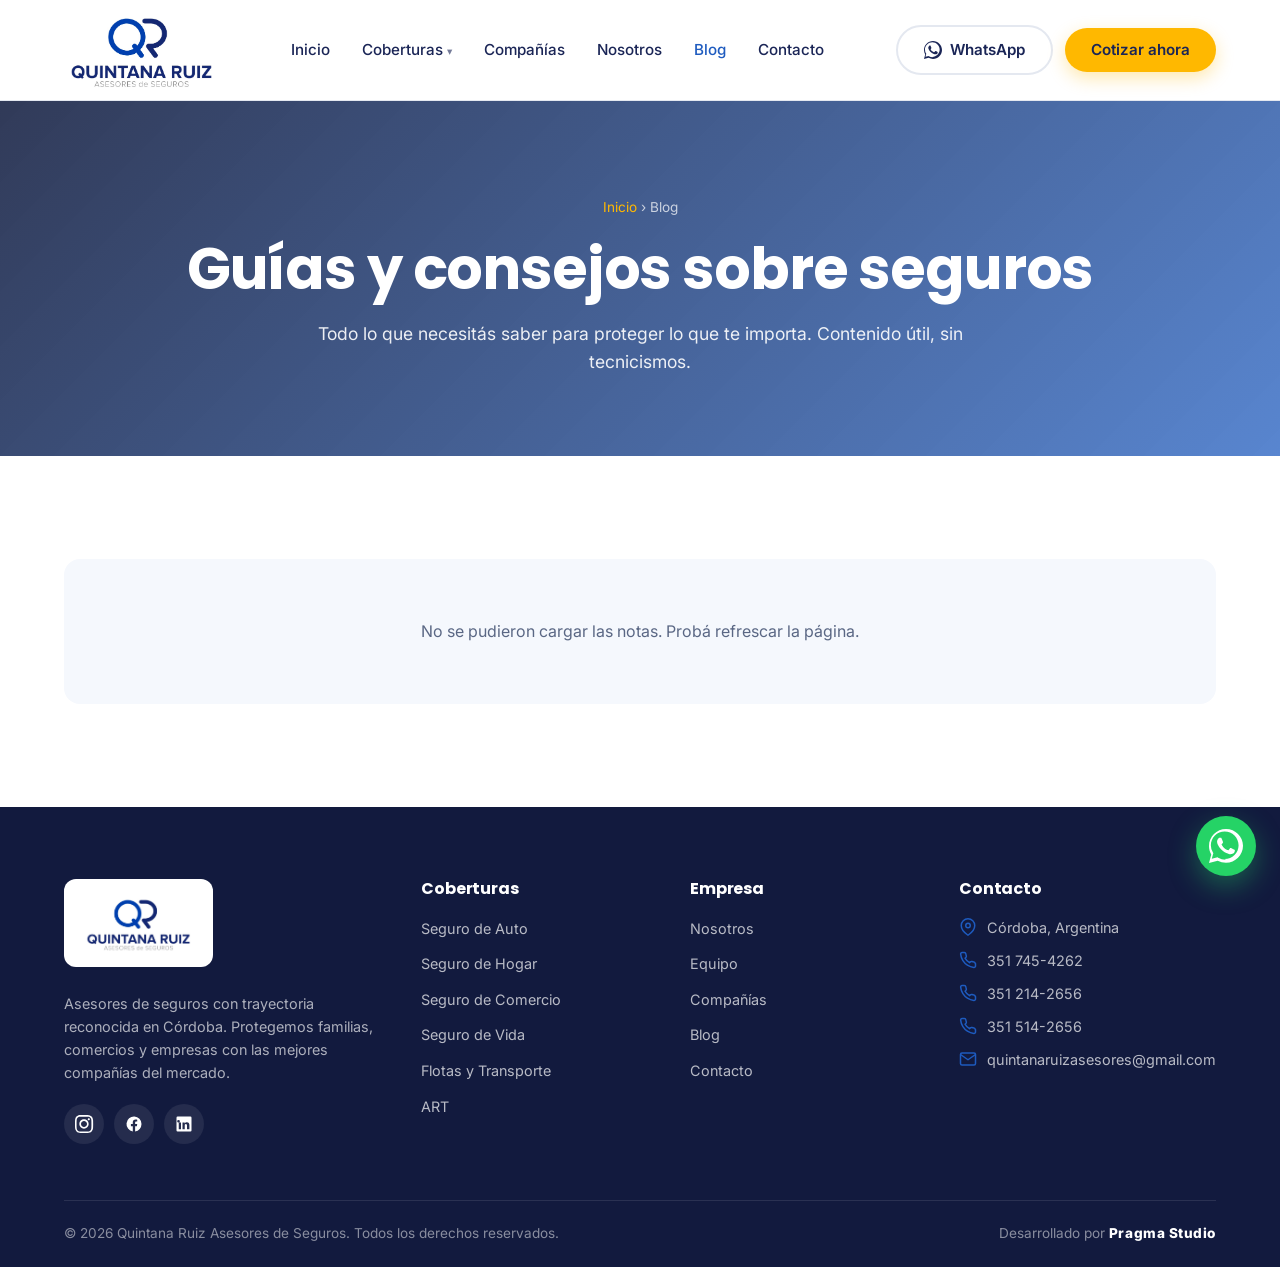
<file: blog.html>
<!DOCTYPE html>
<html lang="es-AR">
<head>
  <meta charset="UTF-8" />
  <meta name="viewport" content="width=device-width, initial-scale=1.0" />
  <title>Blog | Guías y consejos sobre seguros | Quintana Ruiz</title>
  <meta name="description" content="Guías, consejos y novedades del mundo de los seguros. Aprendé a elegir las mejores coberturas para tu auto, hogar, comercio y familia." />
  <link rel="canonical" href="https://seguroscordoba.com.ar/blog.html" />
  <link rel="icon" type="image/png" sizes="32x32" href="assets/img/favicon-32.png" />
  <link rel="icon" type="image/png" sizes="64x64" href="assets/img/favicon-64.png" />
  <link rel="apple-touch-icon" sizes="180x180" href="assets/img/favicon-180.png" />
  <link rel="preconnect" href="https://fonts.googleapis.com" />
  <link rel="preconnect" href="https://fonts.gstatic.com" crossorigin />
  <link href="https://fonts.googleapis.com/css2?family=Inter:wght@400;500;600;700&family=Poppins:wght@500;600;700;800&display=swap" rel="stylesheet" />
  <link rel="stylesheet" href="assets/css/style.css" />
</head>
<body>

  <header class="site-header">
    <div class="container">
      <a href="index.html" class="site-logo"><img src="assets/img/logo.png" alt="Quintana Ruiz Asesores de Seguros" /></a>
      <nav class="site-nav" aria-label="Navegación principal">
        <ul>
          <li><a href="index.html">Inicio</a></li>
          <li class="has-dropdown">
            <a href="coberturas.html">Coberturas</a>
            <div class="dropdown-menu">
              <a href="seguros-auto.html">Seguro de Auto</a>
              <a href="seguros-hogar.html">Seguro de Hogar</a>
              <a href="seguros-comercio.html">Seguro de Comercio</a>
              <a href="coberturas.html">Ver todas las coberturas</a>
            </div>
          </li>
          <li><a href="companias.html">Compañías</a></li>
          <li><a href="nosotros.html">Nosotros</a></li>
          <li><a href="blog.html" class="active">Blog</a></li>
          <li><a href="contacto.html">Contacto</a></li>
        </ul>
      </nav>
      <div class="nav-cta">
        <a href="https://wa.me/5493517454262" class="btn btn-outline" target="_blank" rel="noopener">
          <svg xmlns="http://www.w3.org/2000/svg" viewBox="0 0 32 32" width="32" height="32" fill="currentColor" aria-hidden="true"><path d="M16.003 0C7.171 0 0 7.17 0 16.003c0 2.82.738 5.578 2.146 8.017L0 32l8.182-2.147a15.93 15.93 0 0 0 7.821 1.995C24.83 31.848 32 24.68 32 15.85 32 7.17 24.83 0 16.003 0zm0 29.013a13.01 13.01 0 0 1-7.386-2.027l-.529-.313-5.485 1.438 1.464-5.349-.345-.551a13.02 13.02 0 0 1-1.989-6.92c0-7.198 5.858-13.055 13.058-13.055 7.199 0 13.055 5.857 13.055 13.055s-5.856 13.055-13.055 13.055zm7.492-9.787c-.412-.206-2.437-1.202-2.814-1.339-.378-.138-.653-.206-.928.207-.275.412-1.066 1.339-1.307 1.614-.241.275-.481.309-.894.103-.412-.206-1.74-.641-3.315-2.045-1.225-1.093-2.052-2.443-2.293-2.856-.241-.412-.026-.635.18-.841.185-.184.412-.48.618-.72.206-.241.275-.412.412-.688.137-.275.069-.515-.034-.72-.103-.207-.928-2.238-1.272-3.064-.335-.806-.675-.697-.928-.71l-.79-.014c-.275 0-.721.103-1.099.515-.378.412-1.443 1.41-1.443 3.439 0 2.029 1.478 3.99 1.684 4.265.206.275 2.907 4.438 7.042 6.224.984.425 1.751.679 2.349.868.987.314 1.885.269 2.594.163.792-.118 2.437-.996 2.78-1.958.343-.962.343-1.786.241-1.958-.103-.172-.378-.275-.79-.481z"/></svg>
          WhatsApp
        </a>
        <a href="contacto.html#cotizar" class="btn btn-primary">Cotizar ahora</a>
        <button class="nav-toggle" aria-label="Abrir menú" aria-expanded="false">
          <svg xmlns="http://www.w3.org/2000/svg" viewBox="0 0 24 24" width="24" height="24" fill="none" stroke="currentColor" stroke-width="2"><path d="M3 6h18M3 12h18M3 18h18" stroke-linecap="round"/></svg>
        </button>
      </div>
    </div>
  </header>

  <section class="page-header page-header-photo" style="--bg-image: url('https://images.unsplash.com/photo-1499750310107-5fef28a66643?w=1600&auto=format&fit=crop');">
    <div class="container">
      <div class="breadcrumbs"><a href="index.html">Inicio</a> › Blog</div>
      <h1>Guías y consejos sobre seguros</h1>
      <p>Todo lo que necesitás saber para proteger lo que te importa. Contenido útil, sin tecnicismos.</p>
    </div>
  </section>

  <section>
    <div class="container">
      <div class="blog-grid reveal" id="blog-grid">
        <div class="empty-state" style="grid-column: 1/-1; text-align: center; padding: 60px 20px; color: var(--color-text-muted); background: var(--color-bg-soft); border-radius: var(--radius-lg);">Cargando notas…</div>
      </div>
    </div>
  </section>

  <footer class="site-footer">
    <div class="container">
      <div class="footer-grid">
        <div class="footer-brand">
          <img src="assets/img/logo.png" alt="Quintana Ruiz Asesores de Seguros" />
          <p>Asesores de seguros con trayectoria reconocida en Córdoba. Protegemos familias, comercios y empresas con las mejores compañías del mercado.</p>
          <div class="footer-social">
            <a href="#" aria-label="Instagram"><svg xmlns="http://www.w3.org/2000/svg" viewBox="0 0 24 24" width="24" height="24" fill="currentColor"><path d="M12 2.2c3.2 0 3.6 0 4.9.1 1.2.1 1.8.2 2.2.4.5.2 1 .5 1.4.9.4.4.7.9.9 1.4.2.4.3 1 .4 2.2.1 1.3.1 1.7.1 4.9s0 3.6-.1 4.9c-.1 1.2-.2 1.8-.4 2.2-.2.5-.5 1-.9 1.4-.4.4-.9.7-1.4.9-.4.2-1 .3-2.2.4-1.3.1-1.7.1-4.9.1s-3.6 0-4.9-.1c-1.2-.1-1.8-.2-2.2-.4-.5-.2-1-.5-1.4-.9-.4-.4-.7-.9-.9-1.4-.2-.4-.3-1-.4-2.2-.1-1.3-.1-1.7-.1-4.9s0-3.6.1-4.9c.1-1.2.2-1.8.4-2.2.2-.5.5-1 .9-1.4.4-.4.9-.7 1.4-.9.4-.2 1-.3 2.2-.4 1.3-.1 1.7-.1 4.9-.1M12 0C8.7 0 8.3 0 7.1.1 5.8.1 4.9.3 4.1.6c-.8.3-1.5.7-2.2 1.4C1.3 2.7.9 3.4.6 4.2.3 5 .1 5.9.1 7.1 0 8.3 0 8.7 0 12s0 3.7.1 4.9c.1 1.3.3 2.1.6 2.9.3.8.7 1.5 1.4 2.2.7.7 1.4 1.1 2.2 1.4.8.3 1.7.5 2.9.6 1.3.1 1.7.1 4.9.1s3.7 0 4.9-.1c1.3-.1 2.1-.3 2.9-.6.8-.3 1.5-.7 2.2-1.4.7-.7 1.1-1.4 1.4-2.2.3-.8.5-1.7.6-2.9.1-1.3.1-1.7.1-4.9s0-3.7-.1-4.9c-.1-1.3-.3-2.1-.6-2.9-.3-.8-.7-1.5-1.4-2.2-.7-.7-1.4-1.1-2.2-1.4-.8-.3-1.7-.5-2.9-.6C15.7 0 15.3 0 12 0zm0 5.8c-3.4 0-6.2 2.8-6.2 6.2s2.8 6.2 6.2 6.2 6.2-2.8 6.2-6.2-2.8-6.2-6.2-6.2zm0 10.2c-2.2 0-4-1.8-4-4s1.8-4 4-4 4 1.8 4 4-1.8 4-4 4zm7.8-10.4c0 .8-.6 1.4-1.4 1.4-.8 0-1.4-.6-1.4-1.4 0-.8.6-1.4 1.4-1.4.8 0 1.4.6 1.4 1.4z"/></svg></a>
            <a href="#" aria-label="Facebook"><svg xmlns="http://www.w3.org/2000/svg" viewBox="0 0 24 24" width="24" height="24" fill="currentColor"><path d="M22 12a10 10 0 10-11.6 9.9v-7H7.9V12h2.5V9.8c0-2.5 1.5-3.8 3.7-3.8 1.1 0 2.2.2 2.2.2v2.4h-1.2c-1.2 0-1.6.8-1.6 1.5V12h2.8l-.5 2.9h-2.3v7A10 10 0 0022 12z"/></svg></a>
            <a href="#" aria-label="LinkedIn"><svg xmlns="http://www.w3.org/2000/svg" viewBox="0 0 24 24" width="24" height="24" fill="currentColor"><path d="M20.5 2h-17A1.5 1.5 0 002 3.5v17A1.5 1.5 0 003.5 22h17a1.5 1.5 0 001.5-1.5v-17A1.5 1.5 0 0020.5 2zM8 19H5v-9h3v9zM6.5 8.3A1.8 1.8 0 114.7 6.5 1.8 1.8 0 016.5 8.3zM19 19h-3v-4.5c0-1.1 0-2.5-1.5-2.5S13 13.2 13 14.4V19h-3v-9h2.9v1.3a3.2 3.2 0 012.8-1.5c3 0 3.5 2 3.5 4.5V19z"/></svg></a>
          </div>
        </div>
        <div>
          <h5>Coberturas</h5>
          <ul>
            <li><a href="seguros-auto.html">Seguro de Auto</a></li>
            <li><a href="seguros-hogar.html">Seguro de Hogar</a></li>
            <li><a href="seguros-comercio.html">Seguro de Comercio</a></li>
            <li><a href="coberturas.html#vida">Seguro de Vida</a></li>
            <li><a href="coberturas.html#flotas">Flotas y Transporte</a></li>
            <li><a href="coberturas.html#art">ART</a></li>
          </ul>
        </div>
        <div>
          <h5>Empresa</h5>
          <ul>
            <li><a href="nosotros.html">Nosotros</a></li>
            <li><a href="nosotros.html#equipo">Equipo</a></li>
            <li><a href="companias.html">Compañías</a></li>
            <li><a href="blog.html">Blog</a></li>
            <li><a href="contacto.html">Contacto</a></li>
          </ul>
        </div>
        <div>
          <h5>Contacto</h5>
          <ul class="footer-contact">
            <li><svg xmlns="http://www.w3.org/2000/svg" viewBox="0 0 24 24" width="24" height="24" fill="none" stroke="currentColor" stroke-width="2"><path d="M21 10c0 7-9 13-9 13s-9-6-9-13a9 9 0 0118 0z" stroke-linejoin="round"/><circle cx="12" cy="10" r="3"/></svg> Córdoba, Argentina</li>
            <li><svg xmlns="http://www.w3.org/2000/svg" viewBox="0 0 24 24" width="24" height="24" fill="none" stroke="currentColor" stroke-width="2"><path d="M22 16.9v3a2 2 0 01-2.2 2 20 20 0 01-8.6-3 19 19 0 01-6-6 20 20 0 01-3-8.7A2 2 0 014.1 2h3a2 2 0 012 1.7c.1.9.3 1.8.6 2.7a2 2 0 01-.5 2.1L8 9.6a16 16 0 006 6l1.1-1.1a2 2 0 012.1-.5c.9.3 1.8.5 2.7.6a2 2 0 011.7 2z" stroke-linejoin="round"/></svg> 351 745-4262</li>
            <li><svg xmlns="http://www.w3.org/2000/svg" viewBox="0 0 24 24" width="24" height="24" fill="none" stroke="currentColor" stroke-width="2"><path d="M22 16.9v3a2 2 0 01-2.2 2 20 20 0 01-8.6-3 19 19 0 01-6-6 20 20 0 01-3-8.7A2 2 0 014.1 2h3a2 2 0 012 1.7c.1.9.3 1.8.6 2.7a2 2 0 01-.5 2.1L8 9.6a16 16 0 006 6l1.1-1.1a2 2 0 012.1-.5c.9.3 1.8.5 2.7.6a2 2 0 011.7 2z" stroke-linejoin="round"/></svg> 351 214-2656</li>
            <li><svg xmlns="http://www.w3.org/2000/svg" viewBox="0 0 24 24" width="24" height="24" fill="none" stroke="currentColor" stroke-width="2"><path d="M22 16.9v3a2 2 0 01-2.2 2 20 20 0 01-8.6-3 19 19 0 01-6-6 20 20 0 01-3-8.7A2 2 0 014.1 2h3a2 2 0 012 1.7c.1.9.3 1.8.6 2.7a2 2 0 01-.5 2.1L8 9.6a16 16 0 006 6l1.1-1.1a2 2 0 012.1-.5c.9.3 1.8.5 2.7.6a2 2 0 011.7 2z" stroke-linejoin="round"/></svg> 351 514-2656</li>
            <li><svg xmlns="http://www.w3.org/2000/svg" viewBox="0 0 24 24" width="24" height="24" fill="none" stroke="currentColor" stroke-width="2"><rect x="2" y="4" width="20" height="16" rx="2"/><path d="M2 6l10 7 10-7" stroke-linejoin="round"/></svg> quintanaruizasesores@gmail.com</li>
          </ul>
        </div>
      </div>
      <div class="footer-bottom">
        <div>© <span data-year></span> Quintana Ruiz Asesores de Seguros. Todos los derechos reservados.</div>
        <div>Desarrollado por <a href="https://pragmastudio.com.ar/" target="_blank" rel="noopener" class="credit-link">Pragma Studio</a></div>
      </div>
    </div>
  </footer>

  <a href="https://wa.me/5493517454262?text=Hola!%20Quisiera%20información%20sobre%20un%20seguro" class="whatsapp-float" target="_blank" rel="noopener" aria-label="Contactar por WhatsApp">
    <svg xmlns="http://www.w3.org/2000/svg" viewBox="0 0 32 32" width="32" height="32" fill="currentColor" aria-hidden="true"><path d="M16.003 0C7.171 0 0 7.17 0 16.003c0 2.82.738 5.578 2.146 8.017L0 32l8.182-2.147a15.93 15.93 0 0 0 7.821 1.995C24.83 31.848 32 24.68 32 15.85 32 7.17 24.83 0 16.003 0zm0 29.013a13.01 13.01 0 0 1-7.386-2.027l-.529-.313-5.485 1.438 1.464-5.349-.345-.551a13.02 13.02 0 0 1-1.989-6.92c0-7.198 5.858-13.055 13.058-13.055 7.199 0 13.055 5.857 13.055 13.055s-5.856 13.055-13.055 13.055zm7.492-9.787c-.412-.206-2.437-1.202-2.814-1.339-.378-.138-.653-.206-.928.207-.275.412-1.066 1.339-1.307 1.614-.241.275-.481.309-.894.103-.412-.206-1.74-.641-3.315-2.045-1.225-1.093-2.052-2.443-2.293-2.856-.241-.412-.026-.635.18-.841.185-.184.412-.48.618-.72.206-.241.275-.412.412-.688.137-.275.069-.515-.034-.72-.103-.207-.928-2.238-1.272-3.064-.335-.806-.675-.697-.928-.71l-.79-.014c-.275 0-.721.103-1.099.515-.378.412-1.443 1.41-1.443 3.439 0 2.029 1.478 3.99 1.684 4.265.206.275 2.907 4.438 7.042 6.224.984.425 1.751.679 2.349.868.987.314 1.885.269 2.594.163.792-.118 2.437-.996 2.78-1.958.343-.962.343-1.786.241-1.958-.103-.172-.378-.275-.79-.481z"/></svg>
  </a>

  <script src="assets/js/site-config.js" defer></script>
  <script src="assets/js/blog-render.js" defer></script>
  <script src="assets/js/main.js" defer></script>
</body>
</html>
</file>
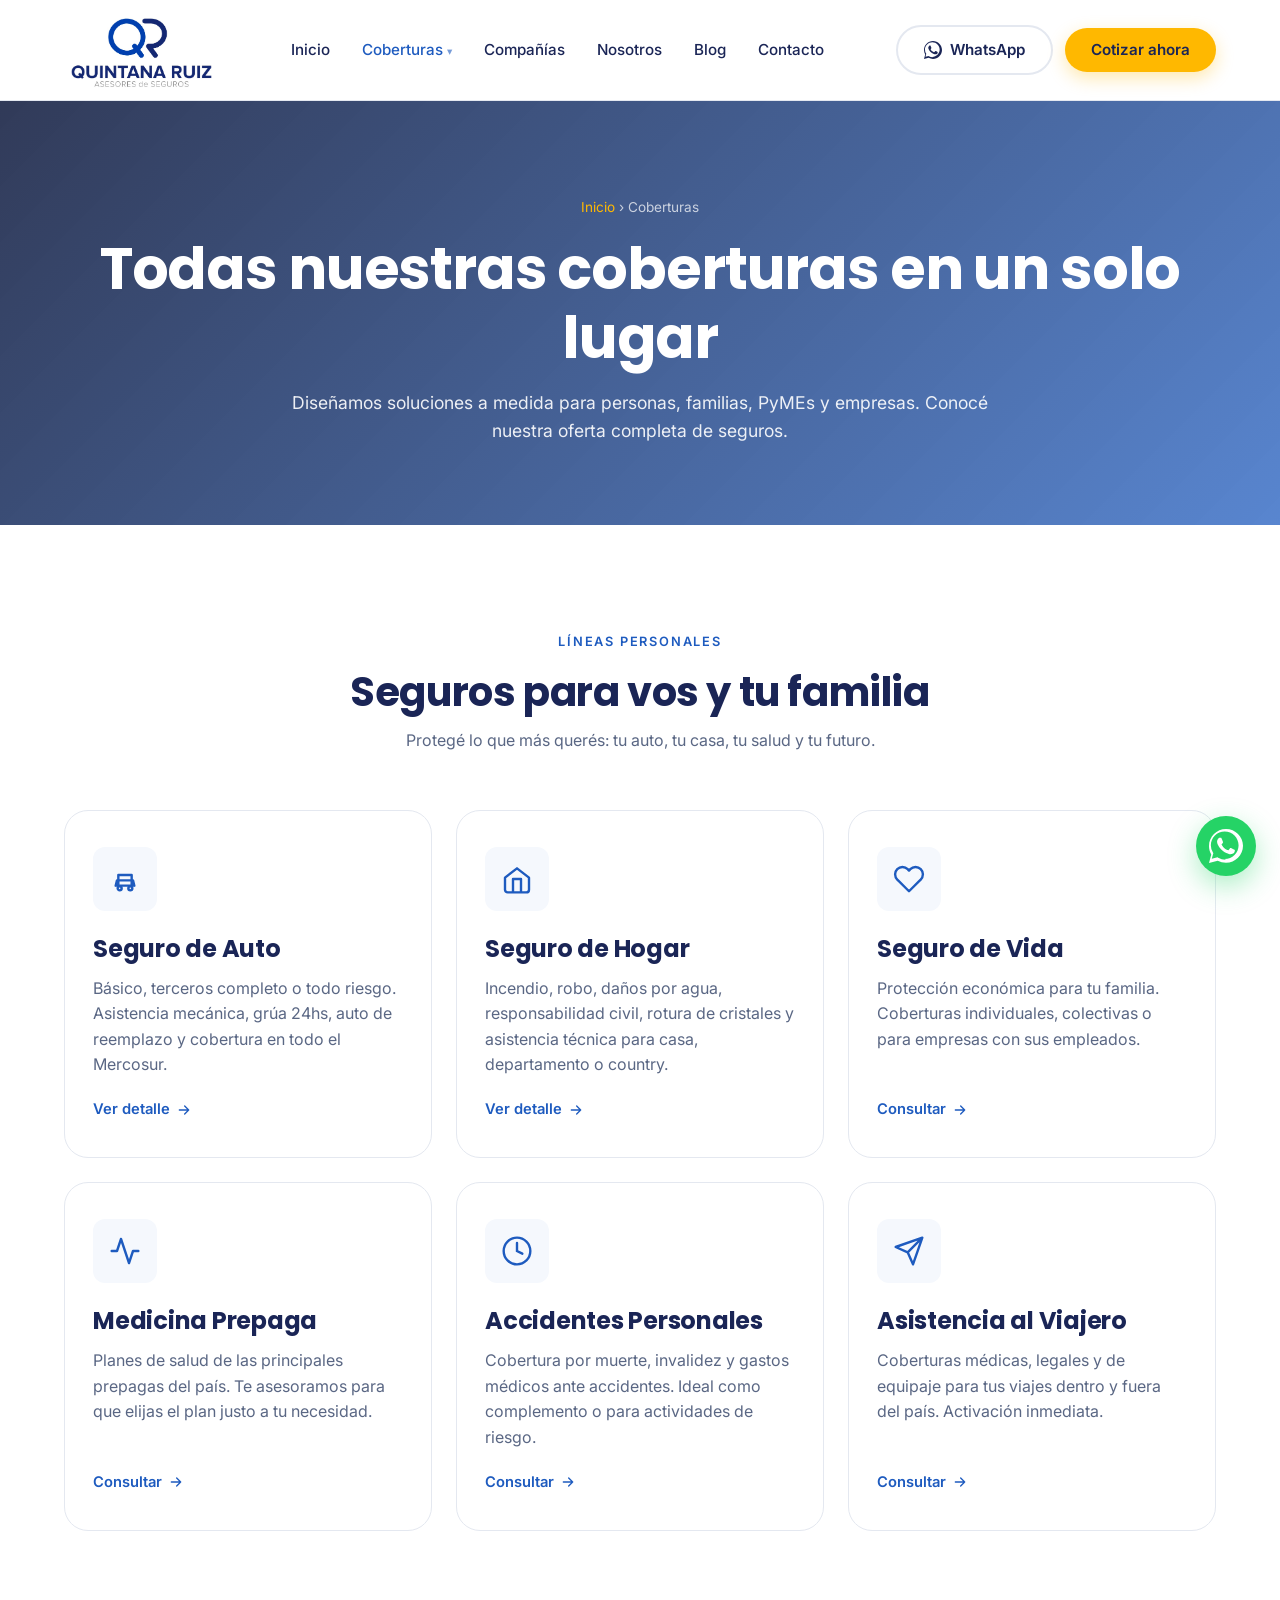
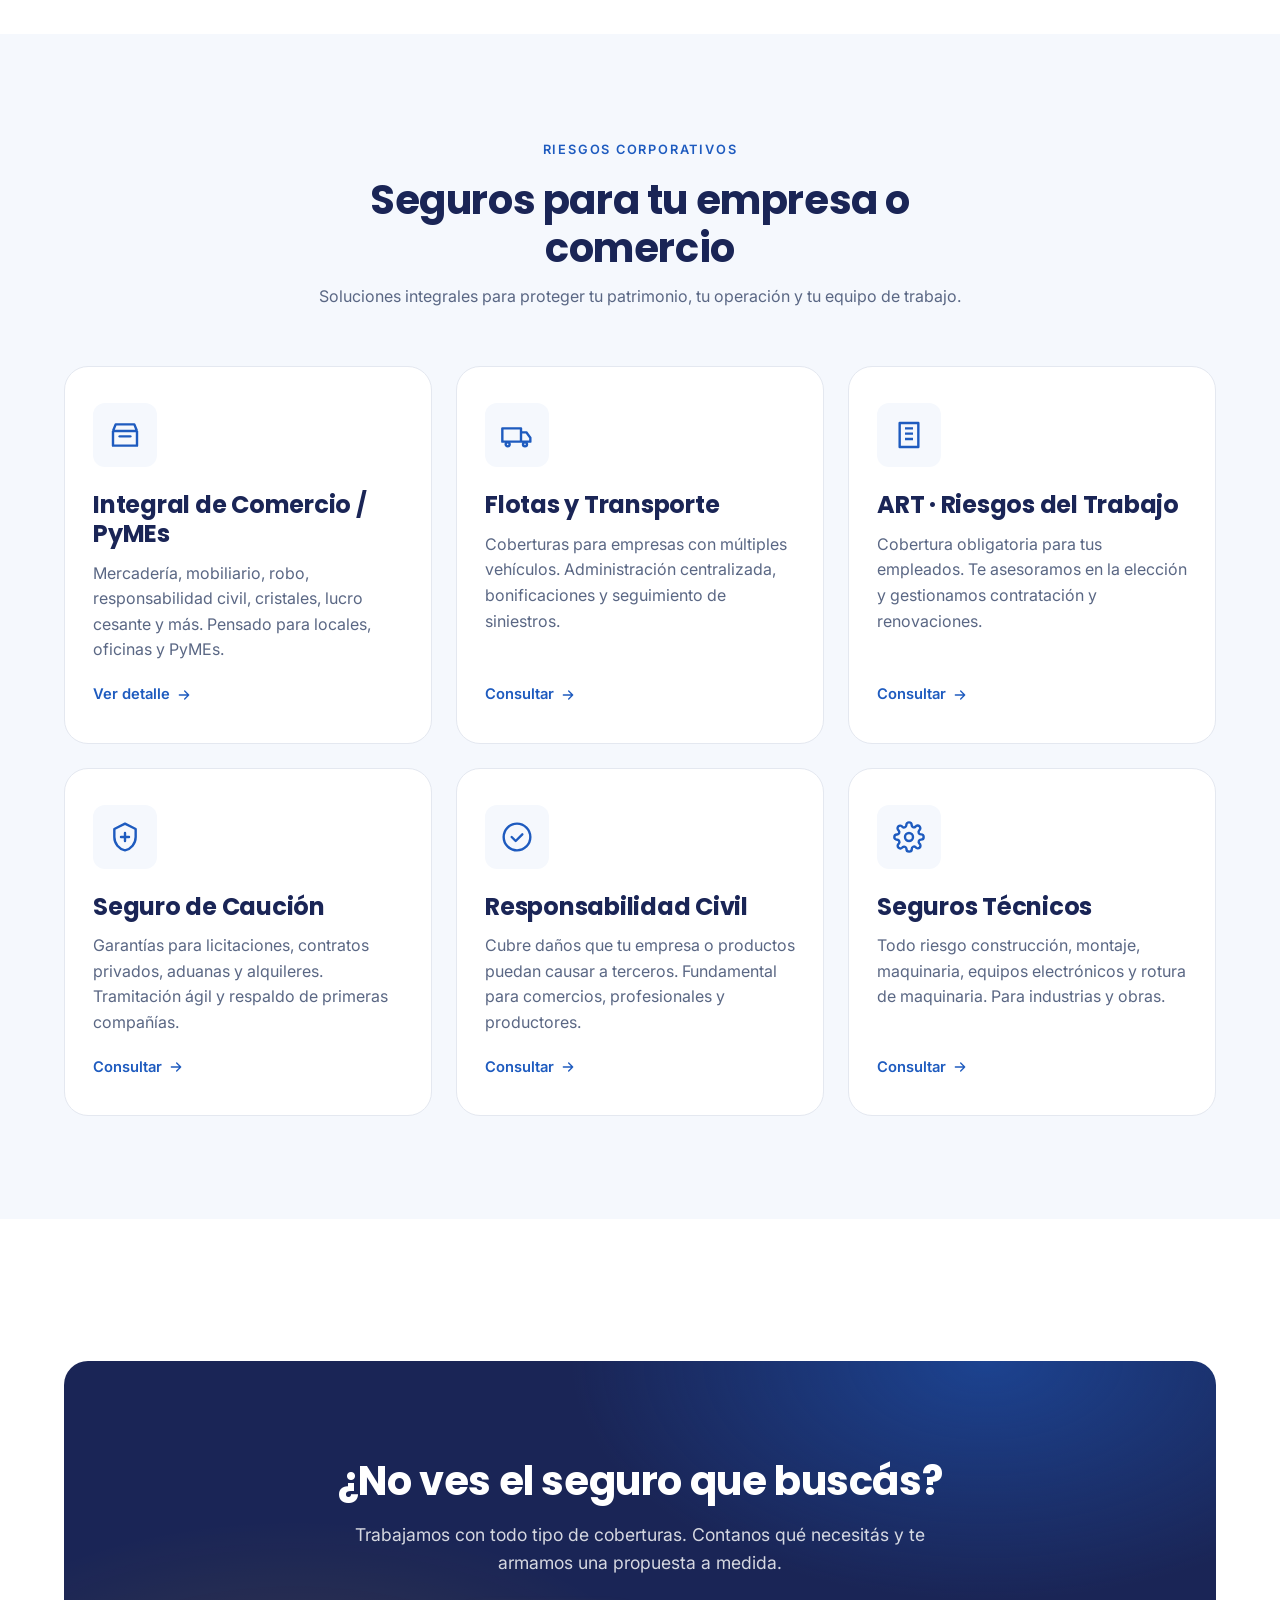
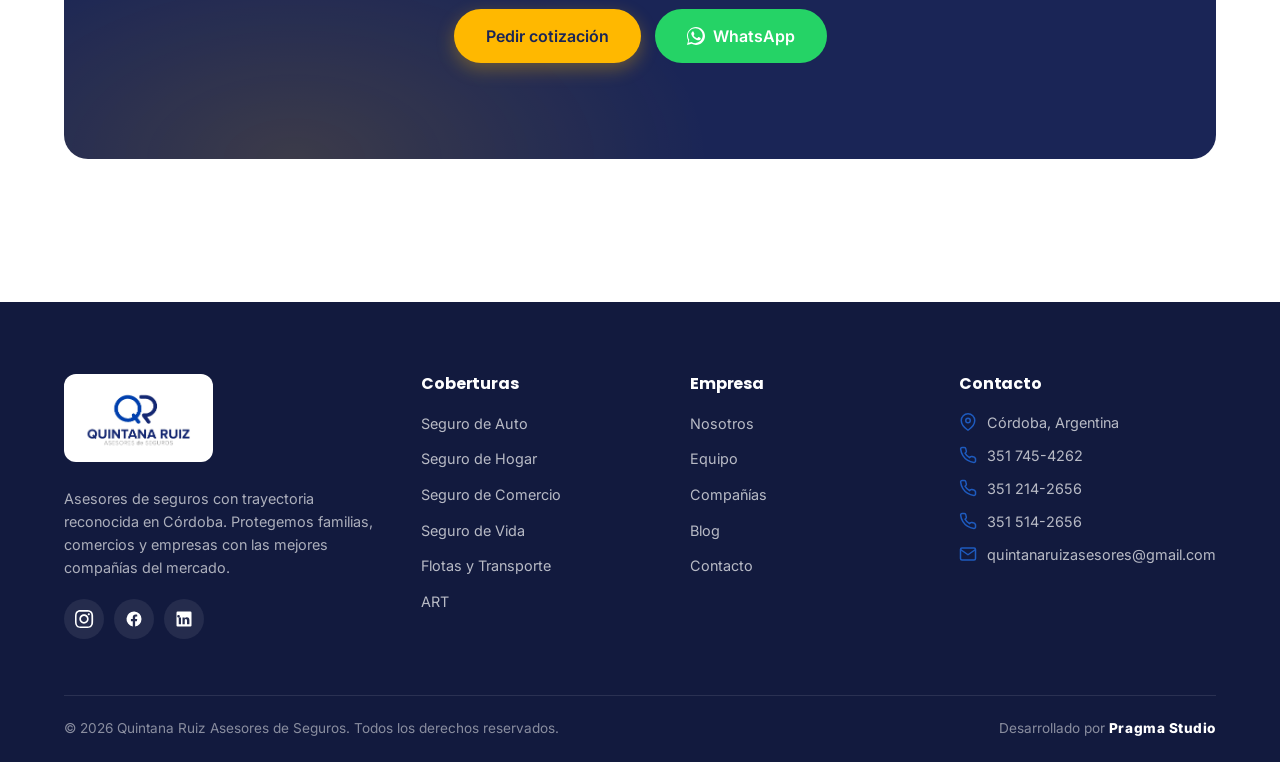
<file: coberturas.html>
<!DOCTYPE html>
<html lang="es-AR">
<head>
  <meta charset="UTF-8" />
  <meta name="viewport" content="width=device-width, initial-scale=1.0" />
  <title>Coberturas | Seguros para personas y empresas | Quintana Ruiz</title>
  <meta name="description" content="Conocé todas nuestras coberturas: auto, hogar, comercio, vida, flotas, ART, caución y más. Asesoramiento personalizado y las mejores compañías del mercado." />
  <link rel="canonical" href="https://seguroscordoba.com.ar/coberturas.html" />
  <link rel="icon" type="image/png" sizes="32x32" href="assets/img/favicon-32.png" />
  <link rel="icon" type="image/png" sizes="64x64" href="assets/img/favicon-64.png" />
  <link rel="apple-touch-icon" sizes="180x180" href="assets/img/favicon-180.png" />
  <link rel="preconnect" href="https://fonts.googleapis.com" />
  <link rel="preconnect" href="https://fonts.gstatic.com" crossorigin />
  <link href="https://fonts.googleapis.com/css2?family=Inter:wght@400;500;600;700&family=Poppins:wght@500;600;700;800&display=swap" rel="stylesheet" />
  <link rel="stylesheet" href="assets/css/style.css" />
</head>
<body>

  <header class="site-header">
    <div class="container">
      <a href="index.html" class="site-logo"><img src="assets/img/logo.png" alt="Quintana Ruiz Asesores de Seguros" /></a>
      <nav class="site-nav" aria-label="Navegación principal">
        <ul>
          <li><a href="index.html">Inicio</a></li>
          <li class="has-dropdown">
            <a href="coberturas.html" class="active">Coberturas</a>
            <div class="dropdown-menu">
              <a href="seguros-auto.html">Seguro de Auto</a>
              <a href="seguros-hogar.html">Seguro de Hogar</a>
              <a href="seguros-comercio.html">Seguro de Comercio</a>
              <a href="coberturas.html">Ver todas las coberturas</a>
            </div>
          </li>
          <li><a href="companias.html">Compañías</a></li>
          <li><a href="nosotros.html">Nosotros</a></li>
          <li><a href="blog.html">Blog</a></li>
          <li><a href="contacto.html">Contacto</a></li>
        </ul>
      </nav>
      <div class="nav-cta">
        <a href="https://wa.me/5493517454262" class="btn btn-outline" target="_blank" rel="noopener">
          <svg xmlns="http://www.w3.org/2000/svg" viewBox="0 0 32 32" width="32" height="32" fill="currentColor" aria-hidden="true"><path d="M16.003 0C7.171 0 0 7.17 0 16.003c0 2.82.738 5.578 2.146 8.017L0 32l8.182-2.147a15.93 15.93 0 0 0 7.821 1.995C24.83 31.848 32 24.68 32 15.85 32 7.17 24.83 0 16.003 0zm0 29.013a13.01 13.01 0 0 1-7.386-2.027l-.529-.313-5.485 1.438 1.464-5.349-.345-.551a13.02 13.02 0 0 1-1.989-6.92c0-7.198 5.858-13.055 13.058-13.055 7.199 0 13.055 5.857 13.055 13.055s-5.856 13.055-13.055 13.055zm7.492-9.787c-.412-.206-2.437-1.202-2.814-1.339-.378-.138-.653-.206-.928.207-.275.412-1.066 1.339-1.307 1.614-.241.275-.481.309-.894.103-.412-.206-1.74-.641-3.315-2.045-1.225-1.093-2.052-2.443-2.293-2.856-.241-.412-.026-.635.18-.841.185-.184.412-.48.618-.72.206-.241.275-.412.412-.688.137-.275.069-.515-.034-.72-.103-.207-.928-2.238-1.272-3.064-.335-.806-.675-.697-.928-.71l-.79-.014c-.275 0-.721.103-1.099.515-.378.412-1.443 1.41-1.443 3.439 0 2.029 1.478 3.99 1.684 4.265.206.275 2.907 4.438 7.042 6.224.984.425 1.751.679 2.349.868.987.314 1.885.269 2.594.163.792-.118 2.437-.996 2.78-1.958.343-.962.343-1.786.241-1.958-.103-.172-.378-.275-.79-.481z"/></svg>
          WhatsApp
        </a>
        <a href="contacto.html#cotizar" class="btn btn-primary">Cotizar ahora</a>
        <button class="nav-toggle" aria-label="Abrir menú" aria-expanded="false">
          <svg xmlns="http://www.w3.org/2000/svg" viewBox="0 0 24 24" width="24" height="24" fill="none" stroke="currentColor" stroke-width="2"><path d="M3 6h18M3 12h18M3 18h18" stroke-linecap="round"/></svg>
        </button>
      </div>
    </div>
  </header>

  <section class="page-header page-header-photo" style="--bg-image: url('https://images.unsplash.com/photo-1450101499163-c8848c66ca85?w=1600&auto=format&fit=crop');">
    <div class="container">
      <div class="breadcrumbs"><a href="index.html">Inicio</a> › Coberturas</div>
      <h1>Todas nuestras coberturas en un solo lugar</h1>
      <p>Diseñamos soluciones a medida para personas, familias, PyMEs y empresas. Conocé nuestra oferta completa de seguros.</p>
    </div>
  </section>

  <!-- LÍNEAS PERSONALES -->
  <section>
    <div class="container">
      <div class="section-header reveal">
        <span class="text-eyebrow">Líneas personales</span>
        <h2>Seguros para vos y tu familia</h2>
        <p>Protegé lo que más querés: tu auto, tu casa, tu salud y tu futuro.</p>
      </div>
      <div class="coverage-grid reveal">

        <div class="coverage-card" id="auto">
          <div class="icon"><svg xmlns="http://www.w3.org/2000/svg" viewBox="0 0 24 24" width="24" height="24" fill="none" stroke="currentColor" stroke-width="1.8"><path d="M5 17h14M7 17V9h10v8M5 17l1-4h12l1 4M8 13h8" stroke-linecap="round" stroke-linejoin="round"/><circle cx="8" cy="19" r="1.5"/><circle cx="16" cy="19" r="1.5"/></svg></div>
          <h3>Seguro de Auto</h3>
          <p>Básico, terceros completo o todo riesgo. Asistencia mecánica, grúa 24hs, auto de reemplazo y cobertura en todo el Mercosur.</p>
          <a href="seguros-auto.html" class="link">Ver detalle <svg xmlns="http://www.w3.org/2000/svg" viewBox="0 0 24 24" width="24" height="24" fill="none" stroke="currentColor" stroke-width="2"><path d="M5 12h14M13 6l6 6-6 6" stroke-linecap="round" stroke-linejoin="round"/></svg></a>
        </div>

        <div class="coverage-card" id="hogar">
          <div class="icon"><svg xmlns="http://www.w3.org/2000/svg" viewBox="0 0 24 24" width="24" height="24" fill="none" stroke="currentColor" stroke-width="1.8"><path d="M3 11l9-7 9 7v9a2 2 0 01-2 2H5a2 2 0 01-2-2v-9z" stroke-linejoin="round"/><path d="M9 22V12h6v10" stroke-linejoin="round"/></svg></div>
          <h3>Seguro de Hogar</h3>
          <p>Incendio, robo, daños por agua, responsabilidad civil, rotura de cristales y asistencia técnica para casa, departamento o country.</p>
          <a href="seguros-hogar.html" class="link">Ver detalle <svg xmlns="http://www.w3.org/2000/svg" viewBox="0 0 24 24" width="24" height="24" fill="none" stroke="currentColor" stroke-width="2"><path d="M5 12h14M13 6l6 6-6 6" stroke-linecap="round" stroke-linejoin="round"/></svg></a>
        </div>

        <div class="coverage-card" id="vida">
          <div class="icon"><svg xmlns="http://www.w3.org/2000/svg" viewBox="0 0 24 24" width="24" height="24" fill="none" stroke="currentColor" stroke-width="1.8"><path d="M20.8 4.6a5.5 5.5 0 00-7.8 0L12 5.7l-1-1.1a5.5 5.5 0 10-7.8 7.8l1 1 7.8 7.8 7.8-7.8 1-1a5.5 5.5 0 000-7.8z" stroke-linejoin="round"/></svg></div>
          <h3>Seguro de Vida</h3>
          <p>Protección económica para tu familia. Coberturas individuales, colectivas o para empresas con sus empleados.</p>
          <a href="contacto.html#cotizar" class="link">Consultar <svg xmlns="http://www.w3.org/2000/svg" viewBox="0 0 24 24" width="24" height="24" fill="none" stroke="currentColor" stroke-width="2"><path d="M5 12h14M13 6l6 6-6 6" stroke-linecap="round" stroke-linejoin="round"/></svg></a>
        </div>

        <div class="coverage-card" id="salud">
          <div class="icon"><svg xmlns="http://www.w3.org/2000/svg" viewBox="0 0 24 24" width="24" height="24" fill="none" stroke="currentColor" stroke-width="1.8"><path d="M22 12h-4l-3 9-6-18-3 9H2" stroke-linecap="round" stroke-linejoin="round"/></svg></div>
          <h3>Medicina Prepaga</h3>
          <p>Planes de salud de las principales prepagas del país. Te asesoramos para que elijas el plan justo a tu necesidad.</p>
          <a href="contacto.html#cotizar" class="link">Consultar <svg xmlns="http://www.w3.org/2000/svg" viewBox="0 0 24 24" width="24" height="24" fill="none" stroke="currentColor" stroke-width="2"><path d="M5 12h14M13 6l6 6-6 6" stroke-linecap="round" stroke-linejoin="round"/></svg></a>
        </div>

        <div class="coverage-card" id="accidentes">
          <div class="icon"><svg xmlns="http://www.w3.org/2000/svg" viewBox="0 0 24 24" width="24" height="24" fill="none" stroke="currentColor" stroke-width="1.8"><path d="M12 2a10 10 0 100 20 10 10 0 000-20z"/><path d="M12 6v6l4 2" stroke-linecap="round"/></svg></div>
          <h3>Accidentes Personales</h3>
          <p>Cobertura por muerte, invalidez y gastos médicos ante accidentes. Ideal como complemento o para actividades de riesgo.</p>
          <a href="contacto.html#cotizar" class="link">Consultar <svg xmlns="http://www.w3.org/2000/svg" viewBox="0 0 24 24" width="24" height="24" fill="none" stroke="currentColor" stroke-width="2"><path d="M5 12h14M13 6l6 6-6 6" stroke-linecap="round" stroke-linejoin="round"/></svg></a>
        </div>

        <div class="coverage-card" id="viajes">
          <div class="icon"><svg xmlns="http://www.w3.org/2000/svg" viewBox="0 0 24 24" width="24" height="24" fill="none" stroke="currentColor" stroke-width="1.8"><path d="M22 2L11 13M22 2l-7 20-4-9-9-4 20-7z" stroke-linejoin="round"/></svg></div>
          <h3>Asistencia al Viajero</h3>
          <p>Coberturas médicas, legales y de equipaje para tus viajes dentro y fuera del país. Activación inmediata.</p>
          <a href="contacto.html#cotizar" class="link">Consultar <svg xmlns="http://www.w3.org/2000/svg" viewBox="0 0 24 24" width="24" height="24" fill="none" stroke="currentColor" stroke-width="2"><path d="M5 12h14M13 6l6 6-6 6" stroke-linecap="round" stroke-linejoin="round"/></svg></a>
        </div>

      </div>
    </div>
  </section>

  <!-- RIESGOS CORPORATIVOS -->
  <section class="bg-soft">
    <div class="container">
      <div class="section-header reveal">
        <span class="text-eyebrow">Riesgos corporativos</span>
        <h2>Seguros para tu empresa o comercio</h2>
        <p>Soluciones integrales para proteger tu patrimonio, tu operación y tu equipo de trabajo.</p>
      </div>
      <div class="coverage-grid reveal">

        <div class="coverage-card" id="comercio">
          <div class="icon"><svg xmlns="http://www.w3.org/2000/svg" viewBox="0 0 24 24" width="24" height="24" fill="none" stroke="currentColor" stroke-width="1.8"><path d="M3 9l2-5h14l2 5M3 9v11h18V9M3 9h18" stroke-linejoin="round"/><path d="M8 13h8" stroke-linecap="round"/></svg></div>
          <h3>Integral de Comercio / PyMEs</h3>
          <p>Mercadería, mobiliario, robo, responsabilidad civil, cristales, lucro cesante y más. Pensado para locales, oficinas y PyMEs.</p>
          <a href="seguros-comercio.html" class="link">Ver detalle <svg xmlns="http://www.w3.org/2000/svg" viewBox="0 0 24 24" width="24" height="24" fill="none" stroke="currentColor" stroke-width="2"><path d="M5 12h14M13 6l6 6-6 6" stroke-linecap="round" stroke-linejoin="round"/></svg></a>
        </div>

        <div class="coverage-card" id="flotas">
          <div class="icon"><svg xmlns="http://www.w3.org/2000/svg" viewBox="0 0 24 24" width="24" height="24" fill="none" stroke="currentColor" stroke-width="1.8"><path d="M1 17h14V7H1zM15 10h4l3 4v3h-7" stroke-linejoin="round"/><circle cx="5" cy="19" r="1.5"/><circle cx="18" cy="19" r="1.5"/></svg></div>
          <h3>Flotas y Transporte</h3>
          <p>Coberturas para empresas con múltiples vehículos. Administración centralizada, bonificaciones y seguimiento de siniestros.</p>
          <a href="contacto.html#cotizar" class="link">Consultar <svg xmlns="http://www.w3.org/2000/svg" viewBox="0 0 24 24" width="24" height="24" fill="none" stroke="currentColor" stroke-width="2"><path d="M5 12h14M13 6l6 6-6 6" stroke-linecap="round" stroke-linejoin="round"/></svg></a>
        </div>

        <div class="coverage-card" id="art">
          <div class="icon"><svg xmlns="http://www.w3.org/2000/svg" viewBox="0 0 24 24" width="24" height="24" fill="none" stroke="currentColor" stroke-width="1.8"><path d="M9 11h6M9 15h6M9 7h6M5 3h14v18H5z" stroke-linejoin="round"/></svg></div>
          <h3>ART · Riesgos del Trabajo</h3>
          <p>Cobertura obligatoria para tus empleados. Te asesoramos en la elección y gestionamos contratación y renovaciones.</p>
          <a href="contacto.html#cotizar" class="link">Consultar <svg xmlns="http://www.w3.org/2000/svg" viewBox="0 0 24 24" width="24" height="24" fill="none" stroke="currentColor" stroke-width="2"><path d="M5 12h14M13 6l6 6-6 6" stroke-linecap="round" stroke-linejoin="round"/></svg></a>
        </div>

        <div class="coverage-card" id="caucion">
          <div class="icon"><svg xmlns="http://www.w3.org/2000/svg" viewBox="0 0 24 24" width="24" height="24" fill="none" stroke="currentColor" stroke-width="1.8"><path d="M12 2L4 6v6c0 5 3.5 9 8 10 4.5-1 8-5 8-10V6l-8-4z" stroke-linejoin="round"/><path d="M9 12h6M12 9v6" stroke-linecap="round"/></svg></div>
          <h3>Seguro de Caución</h3>
          <p>Garantías para licitaciones, contratos privados, aduanas y alquileres. Tramitación ágil y respaldo de primeras compañías.</p>
          <a href="contacto.html#cotizar" class="link">Consultar <svg xmlns="http://www.w3.org/2000/svg" viewBox="0 0 24 24" width="24" height="24" fill="none" stroke="currentColor" stroke-width="2"><path d="M5 12h14M13 6l6 6-6 6" stroke-linecap="round" stroke-linejoin="round"/></svg></a>
        </div>

        <div class="coverage-card" id="rc">
          <div class="icon"><svg xmlns="http://www.w3.org/2000/svg" viewBox="0 0 24 24" width="24" height="24" fill="none" stroke="currentColor" stroke-width="1.8"><circle cx="12" cy="12" r="10"/><path d="M8 12l3 3 5-5" stroke-linecap="round" stroke-linejoin="round"/></svg></div>
          <h3>Responsabilidad Civil</h3>
          <p>Cubre daños que tu empresa o productos puedan causar a terceros. Fundamental para comercios, profesionales y productores.</p>
          <a href="contacto.html#cotizar" class="link">Consultar <svg xmlns="http://www.w3.org/2000/svg" viewBox="0 0 24 24" width="24" height="24" fill="none" stroke="currentColor" stroke-width="2"><path d="M5 12h14M13 6l6 6-6 6" stroke-linecap="round" stroke-linejoin="round"/></svg></a>
        </div>

        <div class="coverage-card" id="tecnico">
          <div class="icon"><svg xmlns="http://www.w3.org/2000/svg" viewBox="0 0 24 24" width="24" height="24" fill="none" stroke="currentColor" stroke-width="1.8"><path d="M12 15a3 3 0 100-6 3 3 0 000 6z"/><path d="M19.4 15a1.7 1.7 0 00.3 1.8l.1.1a2 2 0 11-2.8 2.8l-.1-.1a1.7 1.7 0 00-1.8-.3 1.7 1.7 0 00-1 1.5V21a2 2 0 01-4 0v-.1a1.7 1.7 0 00-1.1-1.5 1.7 1.7 0 00-1.8.3l-.1.1a2 2 0 11-2.8-2.8l.1-.1a1.7 1.7 0 00.3-1.8 1.7 1.7 0 00-1.5-1H3a2 2 0 010-4h.1a1.7 1.7 0 001.5-1.1 1.7 1.7 0 00-.3-1.8l-.1-.1a2 2 0 112.8-2.8l.1.1a1.7 1.7 0 001.8.3H9a1.7 1.7 0 001-1.5V3a2 2 0 014 0v.1a1.7 1.7 0 001 1.5 1.7 1.7 0 001.8-.3l.1-.1a2 2 0 112.8 2.8l-.1.1a1.7 1.7 0 00-.3 1.8V9a1.7 1.7 0 001.5 1H21a2 2 0 010 4h-.1a1.7 1.7 0 00-1.5 1z" stroke-linejoin="round"/></svg></div>
          <h3>Seguros Técnicos</h3>
          <p>Todo riesgo construcción, montaje, maquinaria, equipos electrónicos y rotura de maquinaria. Para industrias y obras.</p>
          <a href="contacto.html#cotizar" class="link">Consultar <svg xmlns="http://www.w3.org/2000/svg" viewBox="0 0 24 24" width="24" height="24" fill="none" stroke="currentColor" stroke-width="2"><path d="M5 12h14M13 6l6 6-6 6" stroke-linecap="round" stroke-linejoin="round"/></svg></a>
        </div>

      </div>
    </div>
  </section>

  <!-- CTA -->
  <section>
    <div class="container">
      <div class="cta-section reveal">
        <h2>¿No ves el seguro que buscás?</h2>
        <p>Trabajamos con todo tipo de coberturas. Contanos qué necesitás y te armamos una propuesta a medida.</p>
        <div class="hero-cta">
          <a href="contacto.html#cotizar" class="btn btn-primary btn-lg">Pedir cotización</a>
          <a href="https://wa.me/5493517454262" class="btn btn-whatsapp btn-lg" target="_blank" rel="noopener">
            <svg xmlns="http://www.w3.org/2000/svg" viewBox="0 0 32 32" width="32" height="32" fill="currentColor" aria-hidden="true"><path d="M16.003 0C7.171 0 0 7.17 0 16.003c0 2.82.738 5.578 2.146 8.017L0 32l8.182-2.147a15.93 15.93 0 0 0 7.821 1.995C24.83 31.848 32 24.68 32 15.85 32 7.17 24.83 0 16.003 0zm0 29.013a13.01 13.01 0 0 1-7.386-2.027l-.529-.313-5.485 1.438 1.464-5.349-.345-.551a13.02 13.02 0 0 1-1.989-6.92c0-7.198 5.858-13.055 13.058-13.055 7.199 0 13.055 5.857 13.055 13.055s-5.856 13.055-13.055 13.055zm7.492-9.787c-.412-.206-2.437-1.202-2.814-1.339-.378-.138-.653-.206-.928.207-.275.412-1.066 1.339-1.307 1.614-.241.275-.481.309-.894.103-.412-.206-1.74-.641-3.315-2.045-1.225-1.093-2.052-2.443-2.293-2.856-.241-.412-.026-.635.18-.841.185-.184.412-.48.618-.72.206-.241.275-.412.412-.688.137-.275.069-.515-.034-.72-.103-.207-.928-2.238-1.272-3.064-.335-.806-.675-.697-.928-.71l-.79-.014c-.275 0-.721.103-1.099.515-.378.412-1.443 1.41-1.443 3.439 0 2.029 1.478 3.99 1.684 4.265.206.275 2.907 4.438 7.042 6.224.984.425 1.751.679 2.349.868.987.314 1.885.269 2.594.163.792-.118 2.437-.996 2.78-1.958.343-.962.343-1.786.241-1.958-.103-.172-.378-.275-.79-.481z"/></svg>
            WhatsApp
          </a>
        </div>
      </div>
    </div>
  </section>

  <!-- FOOTER -->
  <footer class="site-footer">
    <div class="container">
      <div class="footer-grid">
        <div class="footer-brand">
          <img src="assets/img/logo.png" alt="Quintana Ruiz Asesores de Seguros" />
          <p>Asesores de seguros con trayectoria reconocida en Córdoba. Protegemos familias, comercios y empresas con las mejores compañías del mercado.</p>
          <div class="footer-social">
            <a href="#" aria-label="Instagram"><svg xmlns="http://www.w3.org/2000/svg" viewBox="0 0 24 24" width="24" height="24" fill="currentColor"><path d="M12 2.2c3.2 0 3.6 0 4.9.1 1.2.1 1.8.2 2.2.4.5.2 1 .5 1.4.9.4.4.7.9.9 1.4.2.4.3 1 .4 2.2.1 1.3.1 1.7.1 4.9s0 3.6-.1 4.9c-.1 1.2-.2 1.8-.4 2.2-.2.5-.5 1-.9 1.4-.4.4-.9.7-1.4.9-.4.2-1 .3-2.2.4-1.3.1-1.7.1-4.9.1s-3.6 0-4.9-.1c-1.2-.1-1.8-.2-2.2-.4-.5-.2-1-.5-1.4-.9-.4-.4-.7-.9-.9-1.4-.2-.4-.3-1-.4-2.2-.1-1.3-.1-1.7-.1-4.9s0-3.6.1-4.9c.1-1.2.2-1.8.4-2.2.2-.5.5-1 .9-1.4.4-.4.9-.7 1.4-.9.4-.2 1-.3 2.2-.4 1.3-.1 1.7-.1 4.9-.1M12 0C8.7 0 8.3 0 7.1.1 5.8.1 4.9.3 4.1.6c-.8.3-1.5.7-2.2 1.4C1.3 2.7.9 3.4.6 4.2.3 5 .1 5.9.1 7.1 0 8.3 0 8.7 0 12s0 3.7.1 4.9c.1 1.3.3 2.1.6 2.9.3.8.7 1.5 1.4 2.2.7.7 1.4 1.1 2.2 1.4.8.3 1.7.5 2.9.6 1.3.1 1.7.1 4.9.1s3.7 0 4.9-.1c1.3-.1 2.1-.3 2.9-.6.8-.3 1.5-.7 2.2-1.4.7-.7 1.1-1.4 1.4-2.2.3-.8.5-1.7.6-2.9.1-1.3.1-1.7.1-4.9s0-3.7-.1-4.9c-.1-1.3-.3-2.1-.6-2.9-.3-.8-.7-1.5-1.4-2.2-.7-.7-1.4-1.1-2.2-1.4-.8-.3-1.7-.5-2.9-.6C15.7 0 15.3 0 12 0zm0 5.8c-3.4 0-6.2 2.8-6.2 6.2s2.8 6.2 6.2 6.2 6.2-2.8 6.2-6.2-2.8-6.2-6.2-6.2zm0 10.2c-2.2 0-4-1.8-4-4s1.8-4 4-4 4 1.8 4 4-1.8 4-4 4zm7.8-10.4c0 .8-.6 1.4-1.4 1.4-.8 0-1.4-.6-1.4-1.4 0-.8.6-1.4 1.4-1.4.8 0 1.4.6 1.4 1.4z"/></svg></a>
            <a href="#" aria-label="Facebook"><svg xmlns="http://www.w3.org/2000/svg" viewBox="0 0 24 24" width="24" height="24" fill="currentColor"><path d="M22 12a10 10 0 10-11.6 9.9v-7H7.9V12h2.5V9.8c0-2.5 1.5-3.8 3.7-3.8 1.1 0 2.2.2 2.2.2v2.4h-1.2c-1.2 0-1.6.8-1.6 1.5V12h2.8l-.5 2.9h-2.3v7A10 10 0 0022 12z"/></svg></a>
            <a href="#" aria-label="LinkedIn"><svg xmlns="http://www.w3.org/2000/svg" viewBox="0 0 24 24" width="24" height="24" fill="currentColor"><path d="M20.5 2h-17A1.5 1.5 0 002 3.5v17A1.5 1.5 0 003.5 22h17a1.5 1.5 0 001.5-1.5v-17A1.5 1.5 0 0020.5 2zM8 19H5v-9h3v9zM6.5 8.3A1.8 1.8 0 114.7 6.5 1.8 1.8 0 016.5 8.3zM19 19h-3v-4.5c0-1.1 0-2.5-1.5-2.5S13 13.2 13 14.4V19h-3v-9h2.9v1.3a3.2 3.2 0 012.8-1.5c3 0 3.5 2 3.5 4.5V19z"/></svg></a>
          </div>
        </div>
        <div>
          <h5>Coberturas</h5>
          <ul>
            <li><a href="seguros-auto.html">Seguro de Auto</a></li>
            <li><a href="seguros-hogar.html">Seguro de Hogar</a></li>
            <li><a href="seguros-comercio.html">Seguro de Comercio</a></li>
            <li><a href="coberturas.html#vida">Seguro de Vida</a></li>
            <li><a href="coberturas.html#flotas">Flotas y Transporte</a></li>
            <li><a href="coberturas.html#art">ART</a></li>
          </ul>
        </div>
        <div>
          <h5>Empresa</h5>
          <ul>
            <li><a href="nosotros.html">Nosotros</a></li>
            <li><a href="nosotros.html#equipo">Equipo</a></li>
            <li><a href="companias.html">Compañías</a></li>
            <li><a href="blog.html">Blog</a></li>
            <li><a href="contacto.html">Contacto</a></li>
          </ul>
        </div>
        <div>
          <h5>Contacto</h5>
          <ul class="footer-contact">
            <li><svg xmlns="http://www.w3.org/2000/svg" viewBox="0 0 24 24" width="24" height="24" fill="none" stroke="currentColor" stroke-width="2"><path d="M21 10c0 7-9 13-9 13s-9-6-9-13a9 9 0 0118 0z" stroke-linejoin="round"/><circle cx="12" cy="10" r="3"/></svg> Córdoba, Argentina</li>
            <li><svg xmlns="http://www.w3.org/2000/svg" viewBox="0 0 24 24" width="24" height="24" fill="none" stroke="currentColor" stroke-width="2"><path d="M22 16.9v3a2 2 0 01-2.2 2 20 20 0 01-8.6-3 19 19 0 01-6-6 20 20 0 01-3-8.7A2 2 0 014.1 2h3a2 2 0 012 1.7c.1.9.3 1.8.6 2.7a2 2 0 01-.5 2.1L8 9.6a16 16 0 006 6l1.1-1.1a2 2 0 012.1-.5c.9.3 1.8.5 2.7.6a2 2 0 011.7 2z" stroke-linejoin="round"/></svg> 351 745-4262</li>
            <li><svg xmlns="http://www.w3.org/2000/svg" viewBox="0 0 24 24" width="24" height="24" fill="none" stroke="currentColor" stroke-width="2"><path d="M22 16.9v3a2 2 0 01-2.2 2 20 20 0 01-8.6-3 19 19 0 01-6-6 20 20 0 01-3-8.7A2 2 0 014.1 2h3a2 2 0 012 1.7c.1.9.3 1.8.6 2.7a2 2 0 01-.5 2.1L8 9.6a16 16 0 006 6l1.1-1.1a2 2 0 012.1-.5c.9.3 1.8.5 2.7.6a2 2 0 011.7 2z" stroke-linejoin="round"/></svg> 351 214-2656</li>
            <li><svg xmlns="http://www.w3.org/2000/svg" viewBox="0 0 24 24" width="24" height="24" fill="none" stroke="currentColor" stroke-width="2"><path d="M22 16.9v3a2 2 0 01-2.2 2 20 20 0 01-8.6-3 19 19 0 01-6-6 20 20 0 01-3-8.7A2 2 0 014.1 2h3a2 2 0 012 1.7c.1.9.3 1.8.6 2.7a2 2 0 01-.5 2.1L8 9.6a16 16 0 006 6l1.1-1.1a2 2 0 012.1-.5c.9.3 1.8.5 2.7.6a2 2 0 011.7 2z" stroke-linejoin="round"/></svg> 351 514-2656</li>
            <li><svg xmlns="http://www.w3.org/2000/svg" viewBox="0 0 24 24" width="24" height="24" fill="none" stroke="currentColor" stroke-width="2"><rect x="2" y="4" width="20" height="16" rx="2"/><path d="M2 6l10 7 10-7" stroke-linejoin="round"/></svg> quintanaruizasesores@gmail.com</li>
          </ul>
        </div>
      </div>
      <div class="footer-bottom">
        <div>© <span data-year></span> Quintana Ruiz Asesores de Seguros. Todos los derechos reservados.</div>
        <div>Desarrollado por <a href="https://pragmastudio.com.ar/" target="_blank" rel="noopener" class="credit-link">Pragma Studio</a></div>
      </div>
    </div>
  </footer>

  <a href="https://wa.me/5493517454262?text=Hola!%20Quisiera%20información%20sobre%20un%20seguro" class="whatsapp-float" target="_blank" rel="noopener" aria-label="Contactar por WhatsApp">
    <svg xmlns="http://www.w3.org/2000/svg" viewBox="0 0 32 32" width="32" height="32" fill="currentColor" aria-hidden="true"><path d="M16.003 0C7.171 0 0 7.17 0 16.003c0 2.82.738 5.578 2.146 8.017L0 32l8.182-2.147a15.93 15.93 0 0 0 7.821 1.995C24.83 31.848 32 24.68 32 15.85 32 7.17 24.83 0 16.003 0zm0 29.013a13.01 13.01 0 0 1-7.386-2.027l-.529-.313-5.485 1.438 1.464-5.349-.345-.551a13.02 13.02 0 0 1-1.989-6.92c0-7.198 5.858-13.055 13.058-13.055 7.199 0 13.055 5.857 13.055 13.055s-5.856 13.055-13.055 13.055zm7.492-9.787c-.412-.206-2.437-1.202-2.814-1.339-.378-.138-.653-.206-.928.207-.275.412-1.066 1.339-1.307 1.614-.241.275-.481.309-.894.103-.412-.206-1.74-.641-3.315-2.045-1.225-1.093-2.052-2.443-2.293-2.856-.241-.412-.026-.635.18-.841.185-.184.412-.48.618-.72.206-.241.275-.412.412-.688.137-.275.069-.515-.034-.72-.103-.207-.928-2.238-1.272-3.064-.335-.806-.675-.697-.928-.71l-.79-.014c-.275 0-.721.103-1.099.515-.378.412-1.443 1.41-1.443 3.439 0 2.029 1.478 3.99 1.684 4.265.206.275 2.907 4.438 7.042 6.224.984.425 1.751.679 2.349.868.987.314 1.885.269 2.594.163.792-.118 2.437-.996 2.78-1.958.343-.962.343-1.786.241-1.958-.103-.172-.378-.275-.79-.481z"/></svg>
  </a>

  <script src="assets/js/site-config.js" defer></script>
  <script src="assets/js/main.js" defer></script>
</body>
</html>
</file>
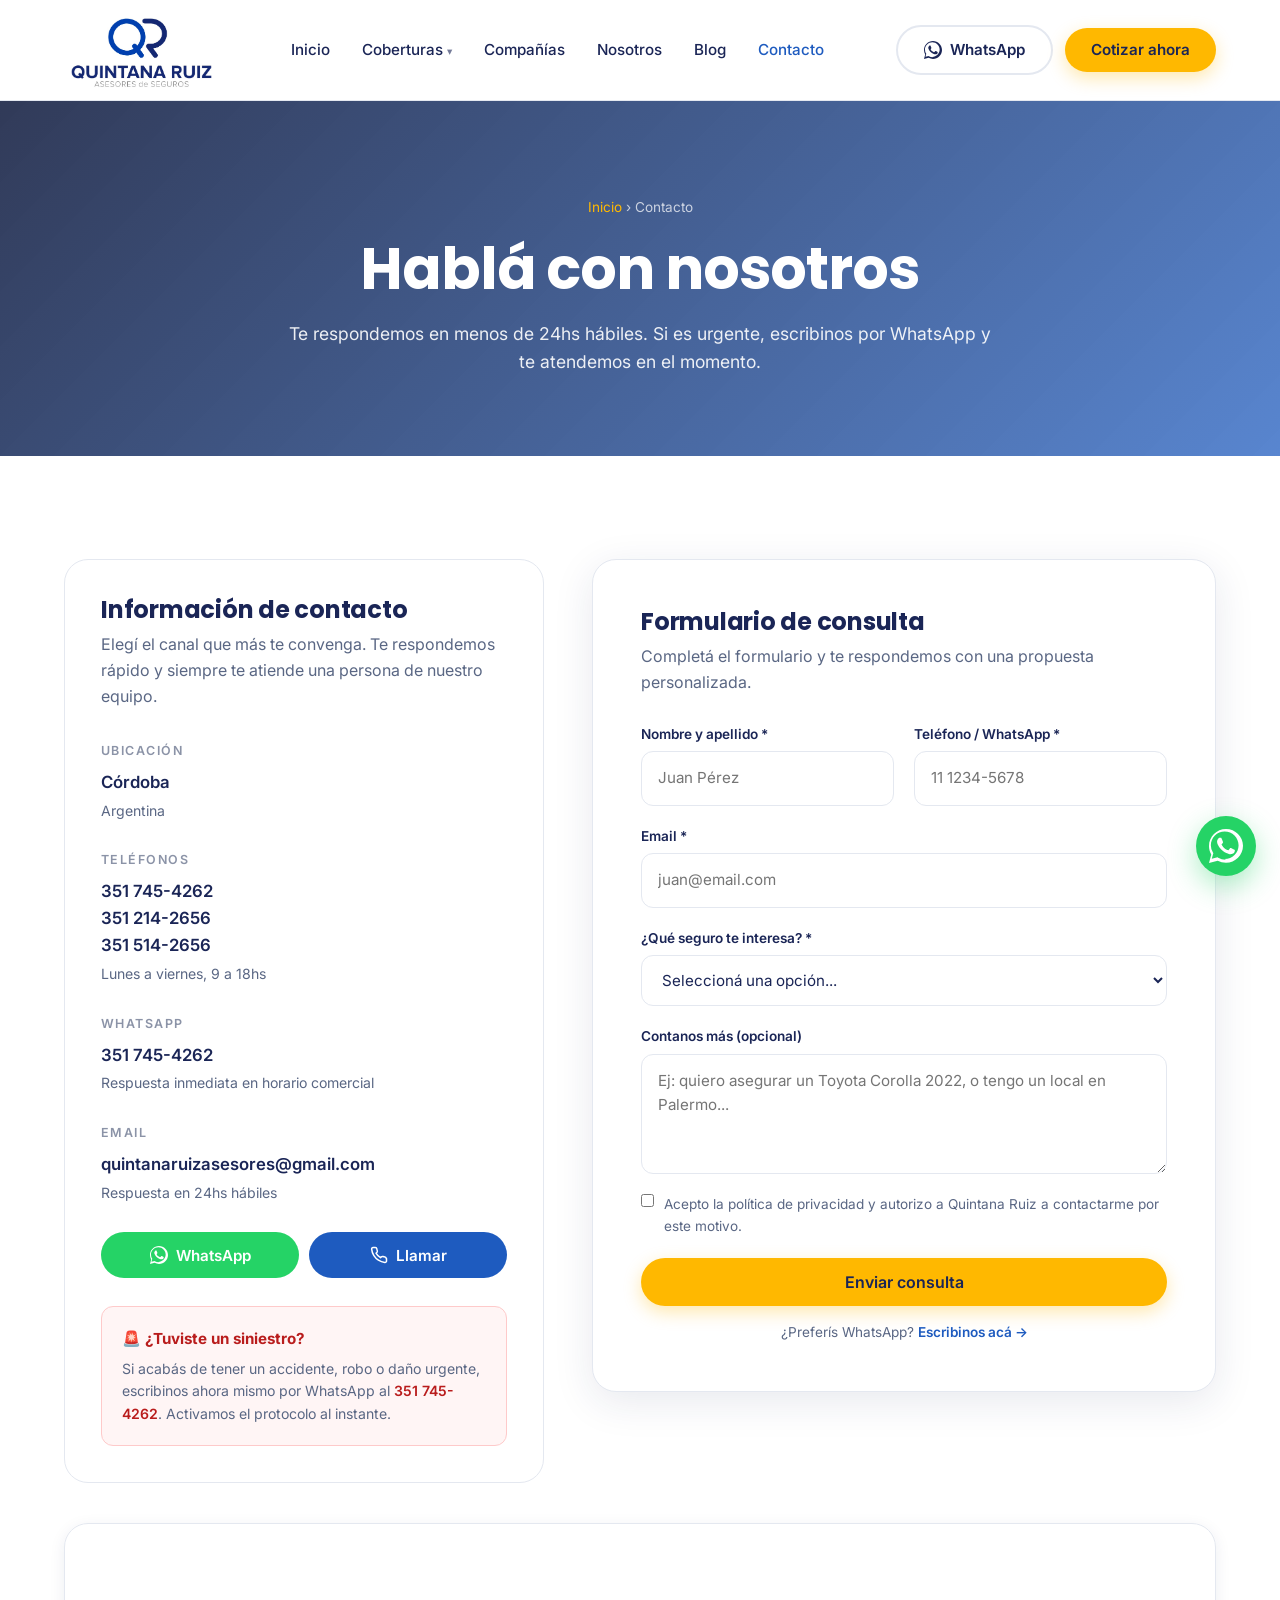
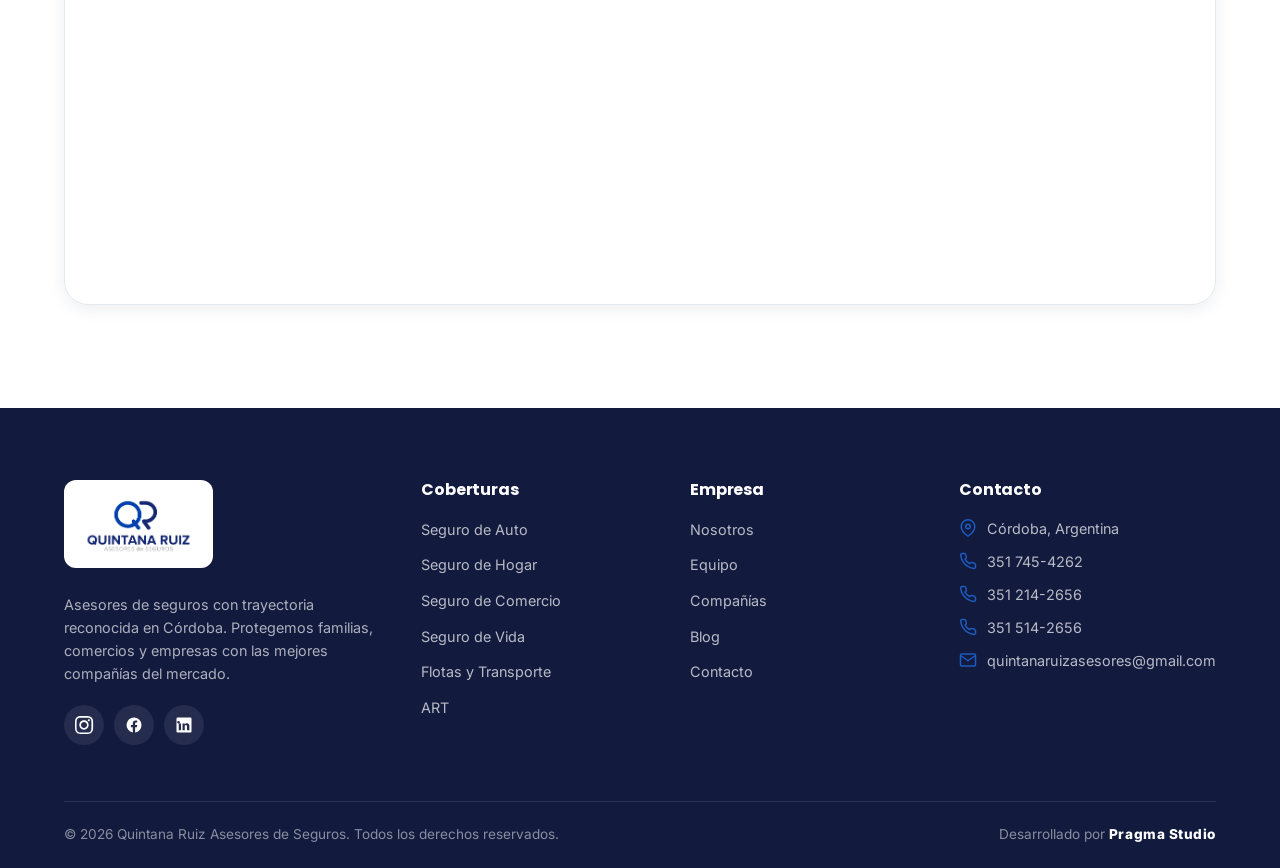
<file: contacto.html>
<!DOCTYPE html>
<html lang="es-AR">
<head>
  <meta charset="UTF-8" />
  <meta name="viewport" content="width=device-width, initial-scale=1.0" />
  <title>Contacto | Quintana Ruiz Asesores de Seguros</title>
  <meta name="description" content="Contactate con Quintana Ruiz por WhatsApp, teléfono o email. Cotizá tu seguro o consultá por gestión de siniestros. Atención personalizada." />
  <link rel="canonical" href="https://seguroscordoba.com.ar/contacto.html" />
  <link rel="icon" type="image/png" sizes="32x32" href="assets/img/favicon-32.png" />
  <link rel="icon" type="image/png" sizes="64x64" href="assets/img/favicon-64.png" />
  <link rel="apple-touch-icon" sizes="180x180" href="assets/img/favicon-180.png" />
  <link rel="preconnect" href="https://fonts.googleapis.com" />
  <link rel="preconnect" href="https://fonts.gstatic.com" crossorigin />
  <link href="https://fonts.googleapis.com/css2?family=Inter:wght@400;500;600;700&family=Poppins:wght@500;600;700;800&display=swap" rel="stylesheet" />
  <link rel="stylesheet" href="assets/css/style.css" />
  <style>
    .contact-grid {
      display: grid;
      grid-template-columns: 1fr 1.3fr;
      gap: 48px;
      align-items: start;
    }
    .contact-info { background: #fff; border-radius: var(--radius-xl); padding: 36px; border: 1px solid var(--color-border); }
    .contact-info h3 { margin-bottom: 8px; }
    .contact-info .info-block { margin-bottom: 28px; }
    .contact-info .info-block:last-child { margin-bottom: 0; }
    .contact-info .info-label { display: block; font-size: 0.78rem; text-transform: uppercase; letter-spacing: 0.12em; color: var(--color-text-light); margin-bottom: 8px; font-weight: 600; }
    .contact-info .info-value { font-size: 1.05rem; color: var(--color-navy); font-weight: 600; }
    .contact-info .info-value a { color: var(--color-navy); transition: color 0.2s; }
    .contact-info .info-value a:hover { color: var(--color-primary); }
    .contact-info .info-small { font-size: 0.88rem; color: var(--color-text-muted); margin-top: 4px; display: block; }
    .contact-info .channel-btns { display: grid; grid-template-columns: 1fr 1fr; gap: 10px; margin-top: 28px; }
    .emergency-box {
      margin-top: 28px; padding: 20px;
      background: #fff5f5;
      border: 1px solid #fecaca;
      border-radius: var(--radius-md);
    }
    .emergency-box strong { color: #b91c1c; display: block; margin-bottom: 6px; font-size: 0.95rem; }
    .emergency-box p { font-size: 0.88rem; margin: 0; }
    .map-wrap { margin-top: 40px; border-radius: var(--radius-xl); overflow: hidden; box-shadow: var(--shadow-md); border: 1px solid var(--color-border); }
    .map-wrap iframe { width: 100%; height: 380px; display: block; border: 0; }
    @media (max-width: 900px) { .contact-grid { grid-template-columns: 1fr; gap: 32px; } }
  </style>
</head>
<body>

  <header class="site-header">
    <div class="container">
      <a href="index.html" class="site-logo"><img src="assets/img/logo.png" alt="Quintana Ruiz Asesores de Seguros" /></a>
      <nav class="site-nav" aria-label="Navegación principal">
        <ul>
          <li><a href="index.html">Inicio</a></li>
          <li class="has-dropdown">
            <a href="coberturas.html">Coberturas</a>
            <div class="dropdown-menu">
              <a href="seguros-auto.html">Seguro de Auto</a>
              <a href="seguros-hogar.html">Seguro de Hogar</a>
              <a href="seguros-comercio.html">Seguro de Comercio</a>
              <a href="coberturas.html">Ver todas las coberturas</a>
            </div>
          </li>
          <li><a href="companias.html">Compañías</a></li>
          <li><a href="nosotros.html">Nosotros</a></li>
          <li><a href="blog.html">Blog</a></li>
          <li><a href="contacto.html" class="active">Contacto</a></li>
        </ul>
      </nav>
      <div class="nav-cta">
        <a href="https://wa.me/5493517454262" class="btn btn-outline" target="_blank" rel="noopener">
          <svg xmlns="http://www.w3.org/2000/svg" viewBox="0 0 32 32" width="32" height="32" fill="currentColor" aria-hidden="true"><path d="M16.003 0C7.171 0 0 7.17 0 16.003c0 2.82.738 5.578 2.146 8.017L0 32l8.182-2.147a15.93 15.93 0 0 0 7.821 1.995C24.83 31.848 32 24.68 32 15.85 32 7.17 24.83 0 16.003 0zm0 29.013a13.01 13.01 0 0 1-7.386-2.027l-.529-.313-5.485 1.438 1.464-5.349-.345-.551a13.02 13.02 0 0 1-1.989-6.92c0-7.198 5.858-13.055 13.058-13.055 7.199 0 13.055 5.857 13.055 13.055s-5.856 13.055-13.055 13.055zm7.492-9.787c-.412-.206-2.437-1.202-2.814-1.339-.378-.138-.653-.206-.928.207-.275.412-1.066 1.339-1.307 1.614-.241.275-.481.309-.894.103-.412-.206-1.74-.641-3.315-2.045-1.225-1.093-2.052-2.443-2.293-2.856-.241-.412-.026-.635.18-.841.185-.184.412-.48.618-.72.206-.241.275-.412.412-.688.137-.275.069-.515-.034-.72-.103-.207-.928-2.238-1.272-3.064-.335-.806-.675-.697-.928-.71l-.79-.014c-.275 0-.721.103-1.099.515-.378.412-1.443 1.41-1.443 3.439 0 2.029 1.478 3.99 1.684 4.265.206.275 2.907 4.438 7.042 6.224.984.425 1.751.679 2.349.868.987.314 1.885.269 2.594.163.792-.118 2.437-.996 2.78-1.958.343-.962.343-1.786.241-1.958-.103-.172-.378-.275-.79-.481z"/></svg>
          WhatsApp
        </a>
        <a href="#cotizar" class="btn btn-primary">Cotizar ahora</a>
        <button class="nav-toggle" aria-label="Abrir menú" aria-expanded="false">
          <svg xmlns="http://www.w3.org/2000/svg" viewBox="0 0 24 24" width="24" height="24" fill="none" stroke="currentColor" stroke-width="2"><path d="M3 6h18M3 12h18M3 18h18" stroke-linecap="round"/></svg>
        </button>
      </div>
    </div>
  </header>

  <section class="page-header page-header-photo" style="--bg-image: url('https://images.unsplash.com/photo-1556745757-8d76bdb6984b?w=1600&auto=format&fit=crop');">
    <div class="container">
      <div class="breadcrumbs"><a href="index.html">Inicio</a> › Contacto</div>
      <h1>Hablá con nosotros</h1>
      <p>Te respondemos en menos de 24hs hábiles. Si es urgente, escribinos por WhatsApp y te atendemos en el momento.</p>
    </div>
  </section>

  <!-- CONTACTO GRID -->
  <section id="cotizar">
    <div class="container">
      <div class="contact-grid reveal">
        <!-- INFO -->
        <aside class="contact-info">
          <h3>Información de contacto</h3>
          <p style="margin-bottom: 32px;">Elegí el canal que más te convenga. Te respondemos rápido y siempre te atiende una persona de nuestro equipo.</p>

          <div class="info-block">
            <span class="info-label">Ubicación</span>
            <div class="info-value">Córdoba</div>
            <span class="info-small">Argentina</span>
          </div>

          <div class="info-block">
            <span class="info-label">Teléfonos</span>
            <div class="info-value">
              <a href="tel:+5493517454262">351 745-4262</a><br>
              <a href="tel:+5493512142656">351 214-2656</a><br>
              <a href="tel:+5493515142656">351 514-2656</a>
            </div>
            <span class="info-small">Lunes a viernes, 9 a 18hs</span>
          </div>

          <div class="info-block">
            <span class="info-label">WhatsApp</span>
            <div class="info-value"><a href="https://wa.me/5493517454262" target="_blank" rel="noopener">351 745-4262</a></div>
            <span class="info-small">Respuesta inmediata en horario comercial</span>
          </div>

          <div class="info-block">
            <span class="info-label">Email</span>
            <div class="info-value"><a href="mailto:quintanaruizasesores@gmail.com">quintanaruizasesores@gmail.com</a></div>
            <span class="info-small">Respuesta en 24hs hábiles</span>
          </div>

          <div class="channel-btns">
            <a href="https://wa.me/5493517454262" class="btn btn-whatsapp" target="_blank" rel="noopener">
              <svg xmlns="http://www.w3.org/2000/svg" viewBox="0 0 32 32" width="32" height="32" fill="currentColor" aria-hidden="true"><path d="M16.003 0C7.171 0 0 7.17 0 16.003c0 2.82.738 5.578 2.146 8.017L0 32l8.182-2.147a15.93 15.93 0 0 0 7.821 1.995C24.83 31.848 32 24.68 32 15.85 32 7.17 24.83 0 16.003 0zm0 29.013a13.01 13.01 0 0 1-7.386-2.027l-.529-.313-5.485 1.438 1.464-5.349-.345-.551a13.02 13.02 0 0 1-1.989-6.92c0-7.198 5.858-13.055 13.058-13.055 7.199 0 13.055 5.857 13.055 13.055s-5.856 13.055-13.055 13.055zm7.492-9.787c-.412-.206-2.437-1.202-2.814-1.339-.378-.138-.653-.206-.928.207-.275.412-1.066 1.339-1.307 1.614-.241.275-.481.309-.894.103-.412-.206-1.74-.641-3.315-2.045-1.225-1.093-2.052-2.443-2.293-2.856-.241-.412-.026-.635.18-.841.185-.184.412-.48.618-.72.206-.241.275-.412.412-.688.137-.275.069-.515-.034-.72-.103-.207-.928-2.238-1.272-3.064-.335-.806-.675-.697-.928-.71l-.79-.014c-.275 0-.721.103-1.099.515-.378.412-1.443 1.41-1.443 3.439 0 2.029 1.478 3.99 1.684 4.265.206.275 2.907 4.438 7.042 6.224.984.425 1.751.679 2.349.868.987.314 1.885.269 2.594.163.792-.118 2.437-.996 2.78-1.958.343-.962.343-1.786.241-1.958-.103-.172-.378-.275-.79-.481z"/></svg>
              WhatsApp
            </a>
            <a href="tel:+5493517454262" class="btn btn-secondary">
              <svg xmlns="http://www.w3.org/2000/svg" viewBox="0 0 24 24" width="24" height="24" fill="none" stroke="currentColor" stroke-width="2"><path d="M22 16.9v3a2 2 0 01-2.2 2 20 20 0 01-8.6-3 19 19 0 01-6-6 20 20 0 01-3-8.7A2 2 0 014.1 2h3a2 2 0 012 1.7c.1.9.3 1.8.6 2.7a2 2 0 01-.5 2.1L8 9.6a16 16 0 006 6l1.1-1.1a2 2 0 012.1-.5c.9.3 1.8.5 2.7.6a2 2 0 011.7 2z" stroke-linejoin="round"/></svg>
              Llamar
            </a>
          </div>

          <div class="emergency-box">
            <strong>🚨 ¿Tuviste un siniestro?</strong>
            <p>Si acabás de tener un accidente, robo o daño urgente, escribinos ahora mismo por WhatsApp al <a href="https://wa.me/5493517454262" style="color: #b91c1c; font-weight: 600;">351 745-4262</a>. Activamos el protocolo al instante.</p>
          </div>
        </aside>

        <!-- FORM -->
        <div class="form-wrap">
          <h3 style="margin-bottom: 8px;">Formulario de consulta</h3>
          <p style="margin-bottom: 28px;">Completá el formulario y te respondemos con una propuesta personalizada.</p>

          <form data-form="contact">
            <div class="form-row">
              <div class="form-field">
                <label for="c-name">Nombre y apellido *</label>
                <input type="text" id="c-name" name="name" required placeholder="Juan Pérez" />
              </div>
              <div class="form-field">
                <label for="c-phone">Teléfono / WhatsApp *</label>
                <input type="tel" id="c-phone" name="phone" required placeholder="11 1234-5678" />
              </div>
            </div>
            <div class="form-row">
              <div class="form-field full">
                <label for="c-email">Email *</label>
                <input type="email" id="c-email" name="email" required placeholder="juan@email.com" />
              </div>
            </div>
            <div class="form-row">
              <div class="form-field full">
                <label for="coverage-type">¿Qué seguro te interesa? *</label>
                <select id="coverage-type" name="coverage" required>
                  <option value="">Seleccioná una opción...</option>
                  <option value="auto">Seguro de Auto</option>
                  <option value="hogar">Seguro de Hogar</option>
                  <option value="comercio">Seguro de Comercio / PyME</option>
                  <option value="vida">Seguro de Vida</option>
                  <option value="flotas">Flotas y Transporte</option>
                  <option value="art">ART</option>
                  <option value="caucion">Seguro de Caución</option>
                  <option value="siniestro">Tengo un siniestro</option>
                  <option value="otro">Otra consulta</option>
                </select>
              </div>
            </div>
            <div class="form-row">
              <div class="form-field full">
                <label for="c-msg">Contanos más (opcional)</label>
                <textarea id="c-msg" name="message" placeholder="Ej: quiero asegurar un Toyota Corolla 2022, o tengo un local en Palermo..."></textarea>
              </div>
            </div>
            <label class="form-consent">
              <input type="checkbox" required />
              <span>Acepto la política de privacidad y autorizo a Quintana Ruiz a contactarme por este motivo.</span>
            </label>
            <button type="submit" class="btn btn-primary form-submit">Enviar consulta</button>

            <p style="font-size: 0.85rem; color: var(--color-text-muted); text-align: center; margin-top: 16px;">
              ¿Preferís WhatsApp? <a href="https://wa.me/5493517454262" target="_blank" rel="noopener" style="color: var(--color-primary); font-weight: 600;">Escribinos acá →</a>
            </p>
          </form>
        </div>
      </div>

      <!-- MAPA -->
      <div class="map-wrap reveal">
        <iframe
          src="https://maps.google.com/maps?q=C%C3%B3rdoba%20Capital%2C%20Argentina&t=&z=14&ie=UTF8&iwloc=&output=embed"
          loading="lazy"
          referrerpolicy="no-referrer-when-downgrade"
          title="Ubicación Quintana Ruiz en Córdoba">
        </iframe>
      </div>
    </div>
  </section>

  <footer class="site-footer">
    <div class="container">
      <div class="footer-grid">
        <div class="footer-brand">
          <img src="assets/img/logo.png" alt="Quintana Ruiz Asesores de Seguros" />
          <p>Asesores de seguros con trayectoria reconocida en Córdoba. Protegemos familias, comercios y empresas con las mejores compañías del mercado.</p>
          <div class="footer-social">
            <a href="#" aria-label="Instagram"><svg xmlns="http://www.w3.org/2000/svg" viewBox="0 0 24 24" width="24" height="24" fill="currentColor"><path d="M12 2.2c3.2 0 3.6 0 4.9.1 1.2.1 1.8.2 2.2.4.5.2 1 .5 1.4.9.4.4.7.9.9 1.4.2.4.3 1 .4 2.2.1 1.3.1 1.7.1 4.9s0 3.6-.1 4.9c-.1 1.2-.2 1.8-.4 2.2-.2.5-.5 1-.9 1.4-.4.4-.9.7-1.4.9-.4.2-1 .3-2.2.4-1.3.1-1.7.1-4.9.1s-3.6 0-4.9-.1c-1.2-.1-1.8-.2-2.2-.4-.5-.2-1-.5-1.4-.9-.4-.4-.7-.9-.9-1.4-.2-.4-.3-1-.4-2.2-.1-1.3-.1-1.7-.1-4.9s0-3.6.1-4.9c.1-1.2.2-1.8.4-2.2.2-.5.5-1 .9-1.4.4-.4.9-.7 1.4-.9.4-.2 1-.3 2.2-.4 1.3-.1 1.7-.1 4.9-.1M12 0C8.7 0 8.3 0 7.1.1 5.8.1 4.9.3 4.1.6c-.8.3-1.5.7-2.2 1.4C1.3 2.7.9 3.4.6 4.2.3 5 .1 5.9.1 7.1 0 8.3 0 8.7 0 12s0 3.7.1 4.9c.1 1.3.3 2.1.6 2.9.3.8.7 1.5 1.4 2.2.7.7 1.4 1.1 2.2 1.4.8.3 1.7.5 2.9.6 1.3.1 1.7.1 4.9.1s3.7 0 4.9-.1c1.3-.1 2.1-.3 2.9-.6.8-.3 1.5-.7 2.2-1.4.7-.7 1.1-1.4 1.4-2.2.3-.8.5-1.7.6-2.9.1-1.3.1-1.7.1-4.9s0-3.7-.1-4.9c-.1-1.3-.3-2.1-.6-2.9-.3-.8-.7-1.5-1.4-2.2-.7-.7-1.4-1.1-2.2-1.4-.8-.3-1.7-.5-2.9-.6C15.7 0 15.3 0 12 0zm0 5.8c-3.4 0-6.2 2.8-6.2 6.2s2.8 6.2 6.2 6.2 6.2-2.8 6.2-6.2-2.8-6.2-6.2-6.2zm0 10.2c-2.2 0-4-1.8-4-4s1.8-4 4-4 4 1.8 4 4-1.8 4-4 4zm7.8-10.4c0 .8-.6 1.4-1.4 1.4-.8 0-1.4-.6-1.4-1.4 0-.8.6-1.4 1.4-1.4.8 0 1.4.6 1.4 1.4z"/></svg></a>
            <a href="#" aria-label="Facebook"><svg xmlns="http://www.w3.org/2000/svg" viewBox="0 0 24 24" width="24" height="24" fill="currentColor"><path d="M22 12a10 10 0 10-11.6 9.9v-7H7.9V12h2.5V9.8c0-2.5 1.5-3.8 3.7-3.8 1.1 0 2.2.2 2.2.2v2.4h-1.2c-1.2 0-1.6.8-1.6 1.5V12h2.8l-.5 2.9h-2.3v7A10 10 0 0022 12z"/></svg></a>
            <a href="#" aria-label="LinkedIn"><svg xmlns="http://www.w3.org/2000/svg" viewBox="0 0 24 24" width="24" height="24" fill="currentColor"><path d="M20.5 2h-17A1.5 1.5 0 002 3.5v17A1.5 1.5 0 003.5 22h17a1.5 1.5 0 001.5-1.5v-17A1.5 1.5 0 0020.5 2zM8 19H5v-9h3v9zM6.5 8.3A1.8 1.8 0 114.7 6.5 1.8 1.8 0 016.5 8.3zM19 19h-3v-4.5c0-1.1 0-2.5-1.5-2.5S13 13.2 13 14.4V19h-3v-9h2.9v1.3a3.2 3.2 0 012.8-1.5c3 0 3.5 2 3.5 4.5V19z"/></svg></a>
          </div>
        </div>
        <div>
          <h5>Coberturas</h5>
          <ul>
            <li><a href="seguros-auto.html">Seguro de Auto</a></li>
            <li><a href="seguros-hogar.html">Seguro de Hogar</a></li>
            <li><a href="seguros-comercio.html">Seguro de Comercio</a></li>
            <li><a href="coberturas.html#vida">Seguro de Vida</a></li>
            <li><a href="coberturas.html#flotas">Flotas y Transporte</a></li>
            <li><a href="coberturas.html#art">ART</a></li>
          </ul>
        </div>
        <div>
          <h5>Empresa</h5>
          <ul>
            <li><a href="nosotros.html">Nosotros</a></li>
            <li><a href="nosotros.html#equipo">Equipo</a></li>
            <li><a href="companias.html">Compañías</a></li>
            <li><a href="blog.html">Blog</a></li>
            <li><a href="contacto.html">Contacto</a></li>
          </ul>
        </div>
        <div>
          <h5>Contacto</h5>
          <ul class="footer-contact">
            <li><svg xmlns="http://www.w3.org/2000/svg" viewBox="0 0 24 24" width="24" height="24" fill="none" stroke="currentColor" stroke-width="2"><path d="M21 10c0 7-9 13-9 13s-9-6-9-13a9 9 0 0118 0z" stroke-linejoin="round"/><circle cx="12" cy="10" r="3"/></svg> Córdoba, Argentina</li>
            <li><svg xmlns="http://www.w3.org/2000/svg" viewBox="0 0 24 24" width="24" height="24" fill="none" stroke="currentColor" stroke-width="2"><path d="M22 16.9v3a2 2 0 01-2.2 2 20 20 0 01-8.6-3 19 19 0 01-6-6 20 20 0 01-3-8.7A2 2 0 014.1 2h3a2 2 0 012 1.7c.1.9.3 1.8.6 2.7a2 2 0 01-.5 2.1L8 9.6a16 16 0 006 6l1.1-1.1a2 2 0 012.1-.5c.9.3 1.8.5 2.7.6a2 2 0 011.7 2z" stroke-linejoin="round"/></svg> 351 745-4262</li>
            <li><svg xmlns="http://www.w3.org/2000/svg" viewBox="0 0 24 24" width="24" height="24" fill="none" stroke="currentColor" stroke-width="2"><path d="M22 16.9v3a2 2 0 01-2.2 2 20 20 0 01-8.6-3 19 19 0 01-6-6 20 20 0 01-3-8.7A2 2 0 014.1 2h3a2 2 0 012 1.7c.1.9.3 1.8.6 2.7a2 2 0 01-.5 2.1L8 9.6a16 16 0 006 6l1.1-1.1a2 2 0 012.1-.5c.9.3 1.8.5 2.7.6a2 2 0 011.7 2z" stroke-linejoin="round"/></svg> 351 214-2656</li>
            <li><svg xmlns="http://www.w3.org/2000/svg" viewBox="0 0 24 24" width="24" height="24" fill="none" stroke="currentColor" stroke-width="2"><path d="M22 16.9v3a2 2 0 01-2.2 2 20 20 0 01-8.6-3 19 19 0 01-6-6 20 20 0 01-3-8.7A2 2 0 014.1 2h3a2 2 0 012 1.7c.1.9.3 1.8.6 2.7a2 2 0 01-.5 2.1L8 9.6a16 16 0 006 6l1.1-1.1a2 2 0 012.1-.5c.9.3 1.8.5 2.7.6a2 2 0 011.7 2z" stroke-linejoin="round"/></svg> 351 514-2656</li>
            <li><svg xmlns="http://www.w3.org/2000/svg" viewBox="0 0 24 24" width="24" height="24" fill="none" stroke="currentColor" stroke-width="2"><rect x="2" y="4" width="20" height="16" rx="2"/><path d="M2 6l10 7 10-7" stroke-linejoin="round"/></svg> quintanaruizasesores@gmail.com</li>
          </ul>
        </div>
      </div>
      <div class="footer-bottom">
        <div>© <span data-year></span> Quintana Ruiz Asesores de Seguros. Todos los derechos reservados.</div>
        <div>Desarrollado por <a href="https://pragmastudio.com.ar/" target="_blank" rel="noopener" class="credit-link">Pragma Studio</a></div>
      </div>
    </div>
  </footer>

  <a href="https://wa.me/5493517454262?text=Hola!%20Quisiera%20información%20sobre%20un%20seguro" class="whatsapp-float" target="_blank" rel="noopener" aria-label="Contactar por WhatsApp">
    <svg xmlns="http://www.w3.org/2000/svg" viewBox="0 0 32 32" width="32" height="32" fill="currentColor" aria-hidden="true"><path d="M16.003 0C7.171 0 0 7.17 0 16.003c0 2.82.738 5.578 2.146 8.017L0 32l8.182-2.147a15.93 15.93 0 0 0 7.821 1.995C24.83 31.848 32 24.68 32 15.85 32 7.17 24.83 0 16.003 0zm0 29.013a13.01 13.01 0 0 1-7.386-2.027l-.529-.313-5.485 1.438 1.464-5.349-.345-.551a13.02 13.02 0 0 1-1.989-6.92c0-7.198 5.858-13.055 13.058-13.055 7.199 0 13.055 5.857 13.055 13.055s-5.856 13.055-13.055 13.055zm7.492-9.787c-.412-.206-2.437-1.202-2.814-1.339-.378-.138-.653-.206-.928.207-.275.412-1.066 1.339-1.307 1.614-.241.275-.481.309-.894.103-.412-.206-1.74-.641-3.315-2.045-1.225-1.093-2.052-2.443-2.293-2.856-.241-.412-.026-.635.18-.841.185-.184.412-.48.618-.72.206-.241.275-.412.412-.688.137-.275.069-.515-.034-.72-.103-.207-.928-2.238-1.272-3.064-.335-.806-.675-.697-.928-.71l-.79-.014c-.275 0-.721.103-1.099.515-.378.412-1.443 1.41-1.443 3.439 0 2.029 1.478 3.99 1.684 4.265.206.275 2.907 4.438 7.042 6.224.984.425 1.751.679 2.349.868.987.314 1.885.269 2.594.163.792-.118 2.437-.996 2.78-1.958.343-.962.343-1.786.241-1.958-.103-.172-.378-.275-.79-.481z"/></svg>
  </a>

  <script src="assets/js/site-config.js" defer></script>
  <script src="assets/js/main.js" defer></script>
</body>
</html>
</file>
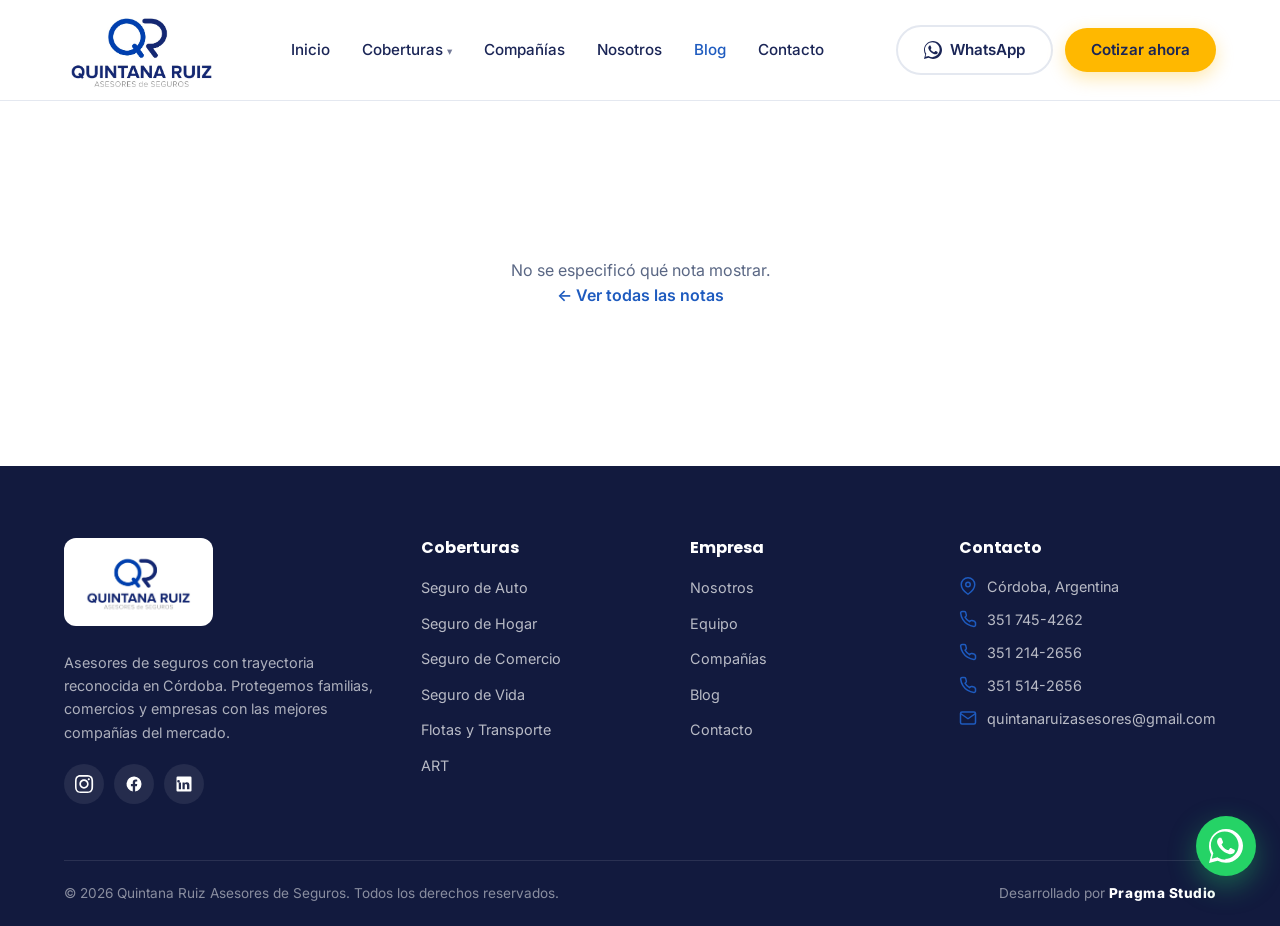
<file: post.html>
<!DOCTYPE html>
<html lang="es-AR">
<head>
  <meta charset="UTF-8" />
  <meta name="viewport" content="width=device-width, initial-scale=1.0" />
  <title>Cargando nota… | Quintana Ruiz</title>
  <meta name="description" content="Nota del blog de Quintana Ruiz Asesores de Seguros." />
  <link rel="canonical" href="https://seguroscordoba.com.ar/post.html" />
  <link rel="icon" type="image/png" sizes="32x32" href="assets/img/favicon-32.png" />
  <link rel="icon" type="image/png" sizes="64x64" href="assets/img/favicon-64.png" />
  <link rel="apple-touch-icon" sizes="180x180" href="assets/img/favicon-180.png" />
  <link rel="preconnect" href="https://fonts.googleapis.com" />
  <link rel="preconnect" href="https://fonts.gstatic.com" crossorigin />
  <link href="https://fonts.googleapis.com/css2?family=Inter:wght@400;500;600;700&family=Poppins:wght@500;600;700;800&display=swap" rel="stylesheet" />
  <link rel="stylesheet" href="assets/css/style.css" />
</head>
<body>

  <header class="site-header">
    <div class="container">
      <a href="index.html" class="site-logo"><img src="assets/img/logo.png" alt="Quintana Ruiz Asesores de Seguros" /></a>
      <nav class="site-nav" aria-label="Navegación principal">
        <ul>
          <li><a href="index.html">Inicio</a></li>
          <li class="has-dropdown">
            <a href="coberturas.html">Coberturas</a>
            <div class="dropdown-menu">
              <a href="seguros-auto.html">Seguro de Auto</a>
              <a href="seguros-hogar.html">Seguro de Hogar</a>
              <a href="seguros-comercio.html">Seguro de Comercio</a>
              <a href="coberturas.html">Ver todas las coberturas</a>
            </div>
          </li>
          <li><a href="companias.html">Compañías</a></li>
          <li><a href="nosotros.html">Nosotros</a></li>
          <li><a href="blog.html" class="active">Blog</a></li>
          <li><a href="contacto.html">Contacto</a></li>
        </ul>
      </nav>
      <div class="nav-cta">
        <a href="https://wa.me/5493517454262" class="btn btn-outline" target="_blank" rel="noopener">
          <svg xmlns="http://www.w3.org/2000/svg" viewBox="0 0 32 32" width="32" height="32" fill="currentColor" aria-hidden="true"><path d="M16.003 0C7.171 0 0 7.17 0 16.003c0 2.82.738 5.578 2.146 8.017L0 32l8.182-2.147a15.93 15.93 0 0 0 7.821 1.995C24.83 31.848 32 24.68 32 15.85 32 7.17 24.83 0 16.003 0zm0 29.013a13.01 13.01 0 0 1-7.386-2.027l-.529-.313-5.485 1.438 1.464-5.349-.345-.551a13.02 13.02 0 0 1-1.989-6.92c0-7.198 5.858-13.055 13.058-13.055 7.199 0 13.055 5.857 13.055 13.055s-5.856 13.055-13.055 13.055zm7.492-9.787c-.412-.206-2.437-1.202-2.814-1.339-.378-.138-.653-.206-.928.207-.275.412-1.066 1.339-1.307 1.614-.241.275-.481.309-.894.103-.412-.206-1.74-.641-3.315-2.045-1.225-1.093-2.052-2.443-2.293-2.856-.241-.412-.026-.635.18-.841.185-.184.412-.48.618-.72.206-.241.275-.412.412-.688.137-.275.069-.515-.034-.72-.103-.207-.928-2.238-1.272-3.064-.335-.806-.675-.697-.928-.71l-.79-.014c-.275 0-.721.103-1.099.515-.378.412-1.443 1.41-1.443 3.439 0 2.029 1.478 3.99 1.684 4.265.206.275 2.907 4.438 7.042 6.224.984.425 1.751.679 2.349.868.987.314 1.885.269 2.594.163.792-.118 2.437-.996 2.78-1.958.343-.962.343-1.786.241-1.958-.103-.172-.378-.275-.79-.481z"/></svg>
          WhatsApp
        </a>
        <a href="contacto.html#cotizar" class="btn btn-primary">Cotizar ahora</a>
        <button class="nav-toggle" aria-label="Abrir menú" aria-expanded="false">
          <svg xmlns="http://www.w3.org/2000/svg" viewBox="0 0 24 24" width="24" height="24" fill="none" stroke="currentColor" stroke-width="2"><path d="M3 6h18M3 12h18M3 18h18" stroke-linecap="round"/></svg>
        </button>
      </div>
    </div>
  </header>

  <article class="article" id="post-article">
    <div style="text-align: center; padding: 80px 20px; color: var(--color-text-muted);">Cargando nota…</div>
  </article>

  <footer class="site-footer">
    <div class="container">
      <div class="footer-grid">
        <div class="footer-brand">
          <img src="assets/img/logo.png" alt="Quintana Ruiz Asesores de Seguros" />
          <p>Asesores de seguros con trayectoria reconocida en Córdoba. Protegemos familias, comercios y empresas con las mejores compañías del mercado.</p>
          <div class="footer-social">
            <a href="#" aria-label="Instagram"><svg xmlns="http://www.w3.org/2000/svg" viewBox="0 0 24 24" width="24" height="24" fill="currentColor"><path d="M12 2.2c3.2 0 3.6 0 4.9.1 1.2.1 1.8.2 2.2.4.5.2 1 .5 1.4.9.4.4.7.9.9 1.4.2.4.3 1 .4 2.2.1 1.3.1 1.7.1 4.9s0 3.6-.1 4.9c-.1 1.2-.2 1.8-.4 2.2-.2.5-.5 1-.9 1.4-.4.4-.9.7-1.4.9-.4.2-1 .3-2.2.4-1.3.1-1.7.1-4.9.1s-3.6 0-4.9-.1c-1.2-.1-1.8-.2-2.2-.4-.5-.2-1-.5-1.4-.9-.4-.4-.7-.9-.9-1.4-.2-.4-.3-1-.4-2.2-.1-1.3-.1-1.7-.1-4.9s0-3.6.1-4.9c.1-1.2.2-1.8.4-2.2.2-.5.5-1 .9-1.4.4-.4.9-.7 1.4-.9.4-.2 1-.3 2.2-.4 1.3-.1 1.7-.1 4.9-.1M12 0C8.7 0 8.3 0 7.1.1 5.8.1 4.9.3 4.1.6c-.8.3-1.5.7-2.2 1.4C1.3 2.7.9 3.4.6 4.2.3 5 .1 5.9.1 7.1 0 8.3 0 8.7 0 12s0 3.7.1 4.9c.1 1.3.3 2.1.6 2.9.3.8.7 1.5 1.4 2.2.7.7 1.4 1.1 2.2 1.4.8.3 1.7.5 2.9.6 1.3.1 1.7.1 4.9.1s3.7 0 4.9-.1c1.3-.1 2.1-.3 2.9-.6.8-.3 1.5-.7 2.2-1.4.7-.7 1.1-1.4 1.4-2.2.3-.8.5-1.7.6-2.9.1-1.3.1-1.7.1-4.9s0-3.7-.1-4.9c-.1-1.3-.3-2.1-.6-2.9-.3-.8-.7-1.5-1.4-2.2-.7-.7-1.4-1.1-2.2-1.4-.8-.3-1.7-.5-2.9-.6C15.7 0 15.3 0 12 0zm0 5.8c-3.4 0-6.2 2.8-6.2 6.2s2.8 6.2 6.2 6.2 6.2-2.8 6.2-6.2-2.8-6.2-6.2-6.2zm0 10.2c-2.2 0-4-1.8-4-4s1.8-4 4-4 4 1.8 4 4-1.8 4-4 4zm7.8-10.4c0 .8-.6 1.4-1.4 1.4-.8 0-1.4-.6-1.4-1.4 0-.8.6-1.4 1.4-1.4.8 0 1.4.6 1.4 1.4z"/></svg></a>
            <a href="#" aria-label="Facebook"><svg xmlns="http://www.w3.org/2000/svg" viewBox="0 0 24 24" width="24" height="24" fill="currentColor"><path d="M22 12a10 10 0 10-11.6 9.9v-7H7.9V12h2.5V9.8c0-2.5 1.5-3.8 3.7-3.8 1.1 0 2.2.2 2.2.2v2.4h-1.2c-1.2 0-1.6.8-1.6 1.5V12h2.8l-.5 2.9h-2.3v7A10 10 0 0022 12z"/></svg></a>
            <a href="#" aria-label="LinkedIn"><svg xmlns="http://www.w3.org/2000/svg" viewBox="0 0 24 24" width="24" height="24" fill="currentColor"><path d="M20.5 2h-17A1.5 1.5 0 002 3.5v17A1.5 1.5 0 003.5 22h17a1.5 1.5 0 001.5-1.5v-17A1.5 1.5 0 0020.5 2zM8 19H5v-9h3v9zM6.5 8.3A1.8 1.8 0 114.7 6.5 1.8 1.8 0 016.5 8.3zM19 19h-3v-4.5c0-1.1 0-2.5-1.5-2.5S13 13.2 13 14.4V19h-3v-9h2.9v1.3a3.2 3.2 0 012.8-1.5c3 0 3.5 2 3.5 4.5V19z"/></svg></a>
          </div>
        </div>
        <div>
          <h5>Coberturas</h5>
          <ul>
            <li><a href="seguros-auto.html">Seguro de Auto</a></li>
            <li><a href="seguros-hogar.html">Seguro de Hogar</a></li>
            <li><a href="seguros-comercio.html">Seguro de Comercio</a></li>
            <li><a href="coberturas.html#vida">Seguro de Vida</a></li>
            <li><a href="coberturas.html#flotas">Flotas y Transporte</a></li>
            <li><a href="coberturas.html#art">ART</a></li>
          </ul>
        </div>
        <div>
          <h5>Empresa</h5>
          <ul>
            <li><a href="nosotros.html">Nosotros</a></li>
            <li><a href="nosotros.html#equipo">Equipo</a></li>
            <li><a href="companias.html">Compañías</a></li>
            <li><a href="blog.html">Blog</a></li>
            <li><a href="contacto.html">Contacto</a></li>
          </ul>
        </div>
        <div>
          <h5>Contacto</h5>
          <ul class="footer-contact">
            <li><svg xmlns="http://www.w3.org/2000/svg" viewBox="0 0 24 24" width="24" height="24" fill="none" stroke="currentColor" stroke-width="2"><path d="M21 10c0 7-9 13-9 13s-9-6-9-13a9 9 0 0118 0z" stroke-linejoin="round"/><circle cx="12" cy="10" r="3"/></svg> Córdoba, Argentina</li>
            <li><svg xmlns="http://www.w3.org/2000/svg" viewBox="0 0 24 24" width="24" height="24" fill="none" stroke="currentColor" stroke-width="2"><path d="M22 16.9v3a2 2 0 01-2.2 2 20 20 0 01-8.6-3 19 19 0 01-6-6 20 20 0 01-3-8.7A2 2 0 014.1 2h3a2 2 0 012 1.7c.1.9.3 1.8.6 2.7a2 2 0 01-.5 2.1L8 9.6a16 16 0 006 6l1.1-1.1a2 2 0 012.1-.5c.9.3 1.8.5 2.7.6a2 2 0 011.7 2z" stroke-linejoin="round"/></svg> 351 745-4262</li>
            <li><svg xmlns="http://www.w3.org/2000/svg" viewBox="0 0 24 24" width="24" height="24" fill="none" stroke="currentColor" stroke-width="2"><path d="M22 16.9v3a2 2 0 01-2.2 2 20 20 0 01-8.6-3 19 19 0 01-6-6 20 20 0 01-3-8.7A2 2 0 014.1 2h3a2 2 0 012 1.7c.1.9.3 1.8.6 2.7a2 2 0 01-.5 2.1L8 9.6a16 16 0 006 6l1.1-1.1a2 2 0 012.1-.5c.9.3 1.8.5 2.7.6a2 2 0 011.7 2z" stroke-linejoin="round"/></svg> 351 214-2656</li>
            <li><svg xmlns="http://www.w3.org/2000/svg" viewBox="0 0 24 24" width="24" height="24" fill="none" stroke="currentColor" stroke-width="2"><path d="M22 16.9v3a2 2 0 01-2.2 2 20 20 0 01-8.6-3 19 19 0 01-6-6 20 20 0 01-3-8.7A2 2 0 014.1 2h3a2 2 0 012 1.7c.1.9.3 1.8.6 2.7a2 2 0 01-.5 2.1L8 9.6a16 16 0 006 6l1.1-1.1a2 2 0 012.1-.5c.9.3 1.8.5 2.7.6a2 2 0 011.7 2z" stroke-linejoin="round"/></svg> 351 514-2656</li>
            <li><svg xmlns="http://www.w3.org/2000/svg" viewBox="0 0 24 24" width="24" height="24" fill="none" stroke="currentColor" stroke-width="2"><rect x="2" y="4" width="20" height="16" rx="2"/><path d="M2 6l10 7 10-7" stroke-linejoin="round"/></svg> quintanaruizasesores@gmail.com</li>
          </ul>
        </div>
      </div>
      <div class="footer-bottom">
        <div>© <span data-year></span> Quintana Ruiz Asesores de Seguros. Todos los derechos reservados.</div>
        <div>Desarrollado por <a href="https://pragmastudio.com.ar/" target="_blank" rel="noopener" class="credit-link">Pragma Studio</a></div>
      </div>
    </div>
  </footer>

  <a href="https://wa.me/5493517454262?text=Hola!%20Quisiera%20información%20sobre%20un%20seguro" class="whatsapp-float" target="_blank" rel="noopener" aria-label="Contactar por WhatsApp">
    <svg xmlns="http://www.w3.org/2000/svg" viewBox="0 0 32 32" width="32" height="32" fill="currentColor"><path d="M16.003 0C7.171 0 0 7.17 0 16.003c0 2.82.738 5.578 2.146 8.017L0 32l8.182-2.147a15.93 15.93 0 0 0 7.821 1.995C24.83 31.848 32 24.68 32 15.85 32 7.17 24.83 0 16.003 0zm0 29.013a13.01 13.01 0 0 1-7.386-2.027l-.529-.313-5.485 1.438 1.464-5.349-.345-.551a13.02 13.02 0 0 1-1.989-6.92c0-7.198 5.858-13.055 13.058-13.055 7.199 0 13.055 5.857 13.055 13.055s-5.856 13.055-13.055 13.055zm7.492-9.787c-.412-.206-2.437-1.202-2.814-1.339-.378-.138-.653-.206-.928.207-.275.412-1.066 1.339-1.307 1.614-.241.275-.481.309-.894.103-.412-.206-1.74-.641-3.315-2.045-1.225-1.093-2.052-2.443-2.293-2.856-.241-.412-.026-.635.18-.841.185-.184.412-.48.618-.72.206-.241.275-.412.412-.688.137-.275.069-.515-.034-.72-.103-.207-.928-2.238-1.272-3.064-.335-.806-.675-.697-.928-.71l-.79-.014c-.275 0-.721.103-1.099.515-.378.412-1.443 1.41-1.443 3.439 0 2.029 1.478 3.99 1.684 4.265.206.275 2.907 4.438 7.042 6.224.984.425 1.751.679 2.349.868.987.314 1.885.269 2.594.163.792-.118 2.437-.996 2.78-1.958.343-.962.343-1.786.241-1.958-.103-.172-.378-.275-.79-.481z"/></svg>
  </a>

  <script src="assets/js/site-config.js" defer></script>
  <script src="assets/js/post-render.js" defer></script>
  <script src="assets/js/main.js" defer></script>
</body>
</html>
</file>
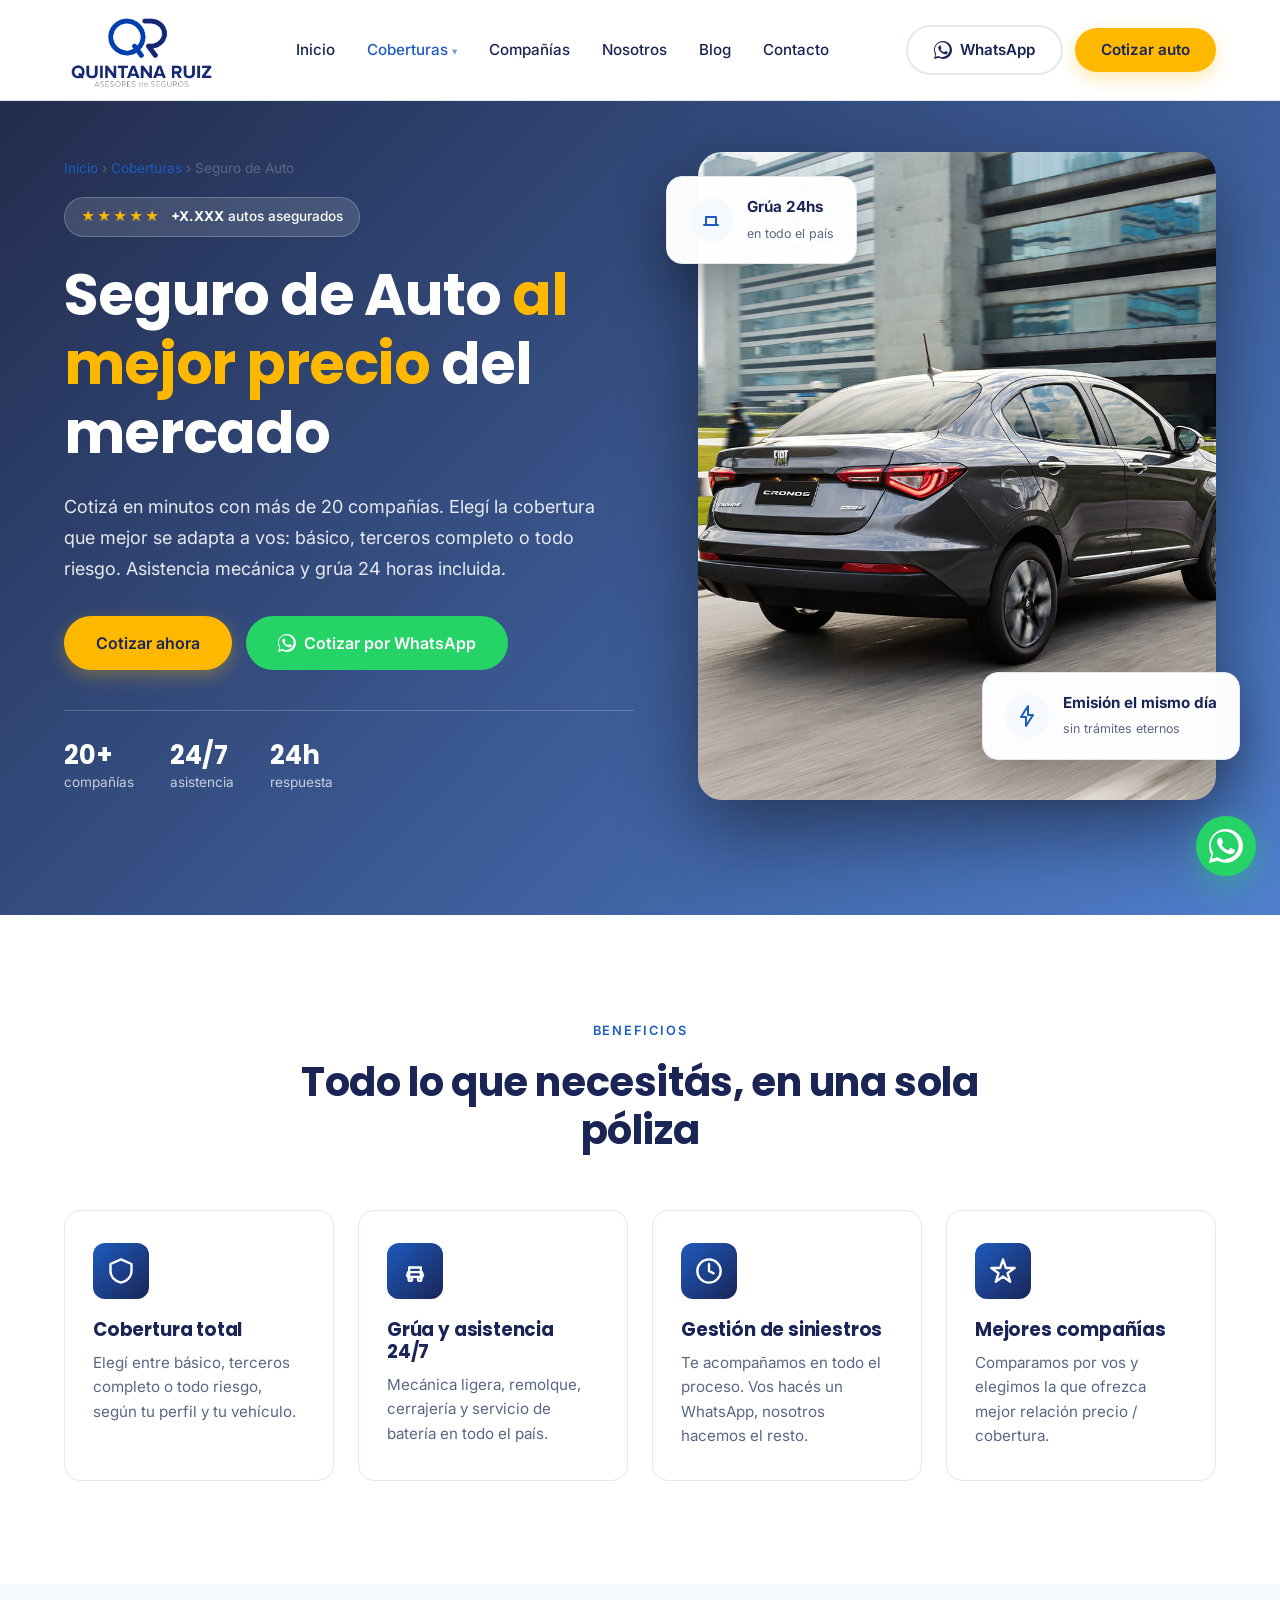
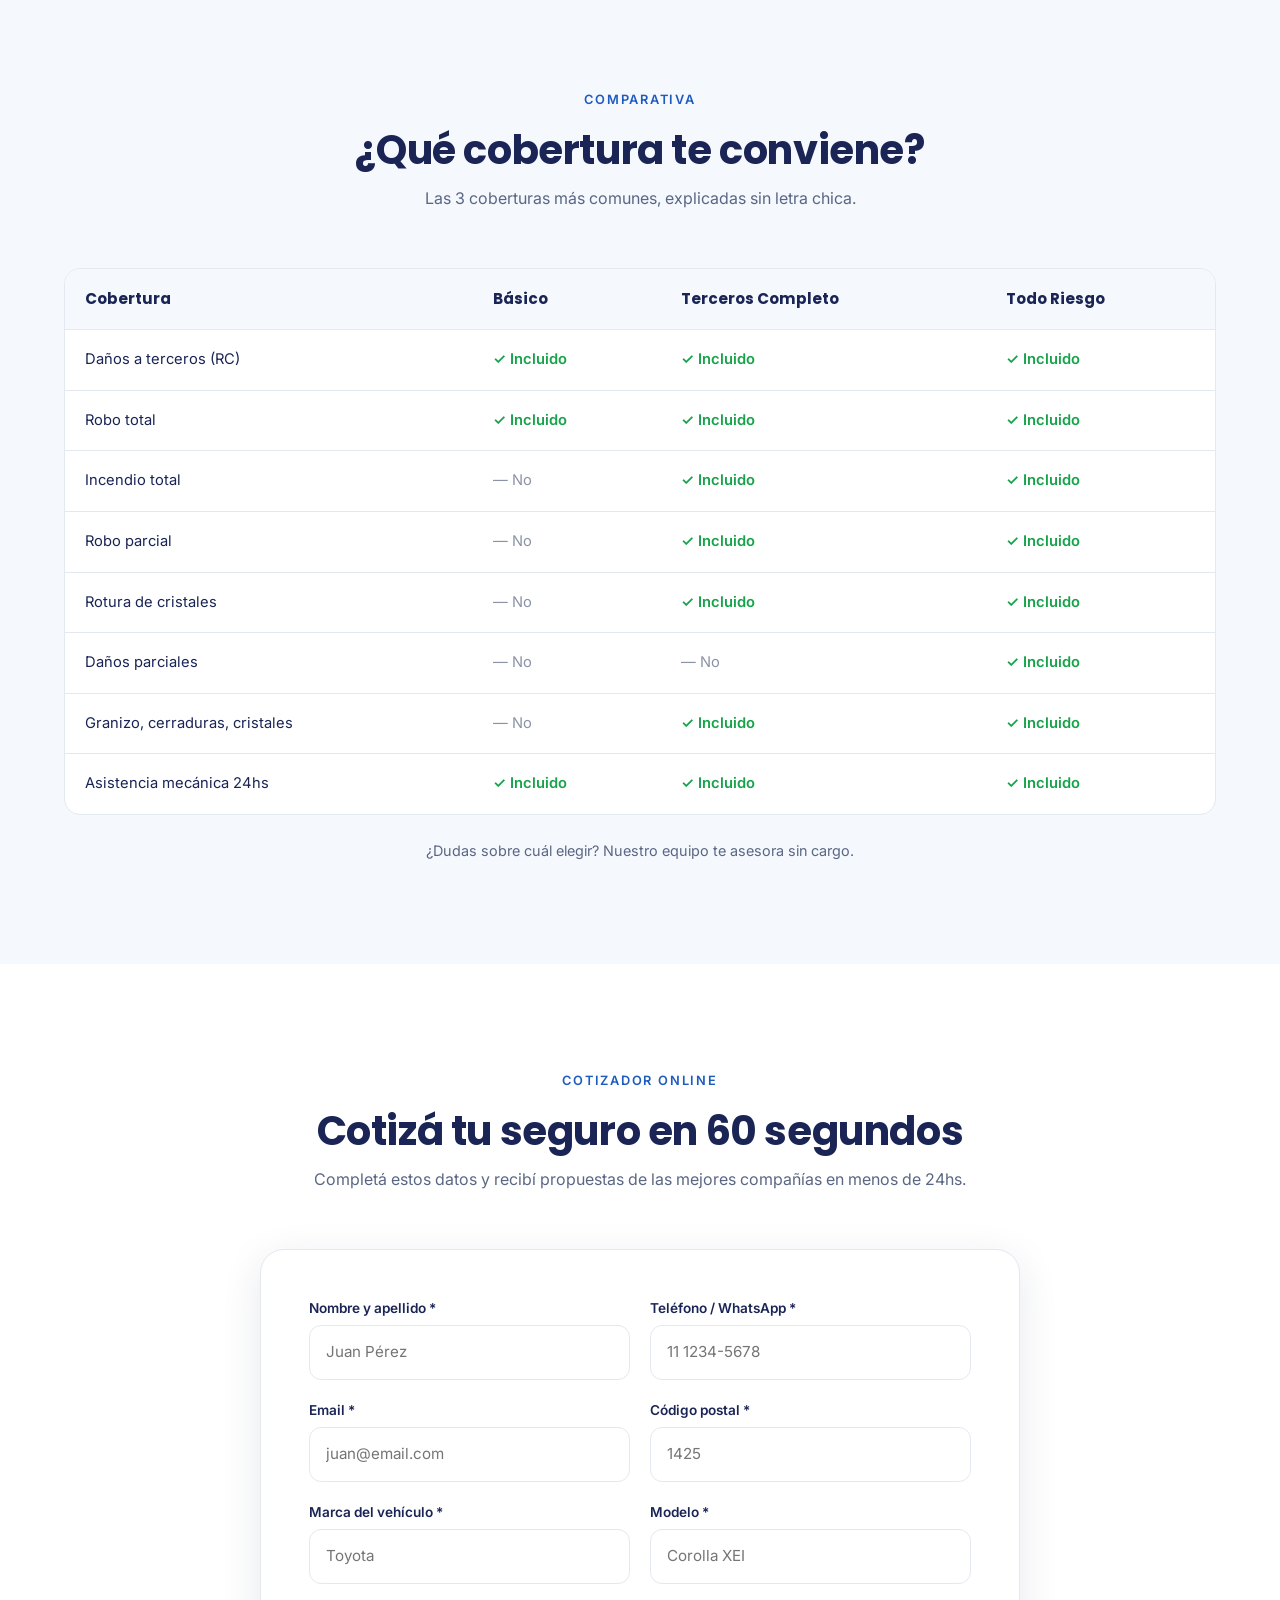
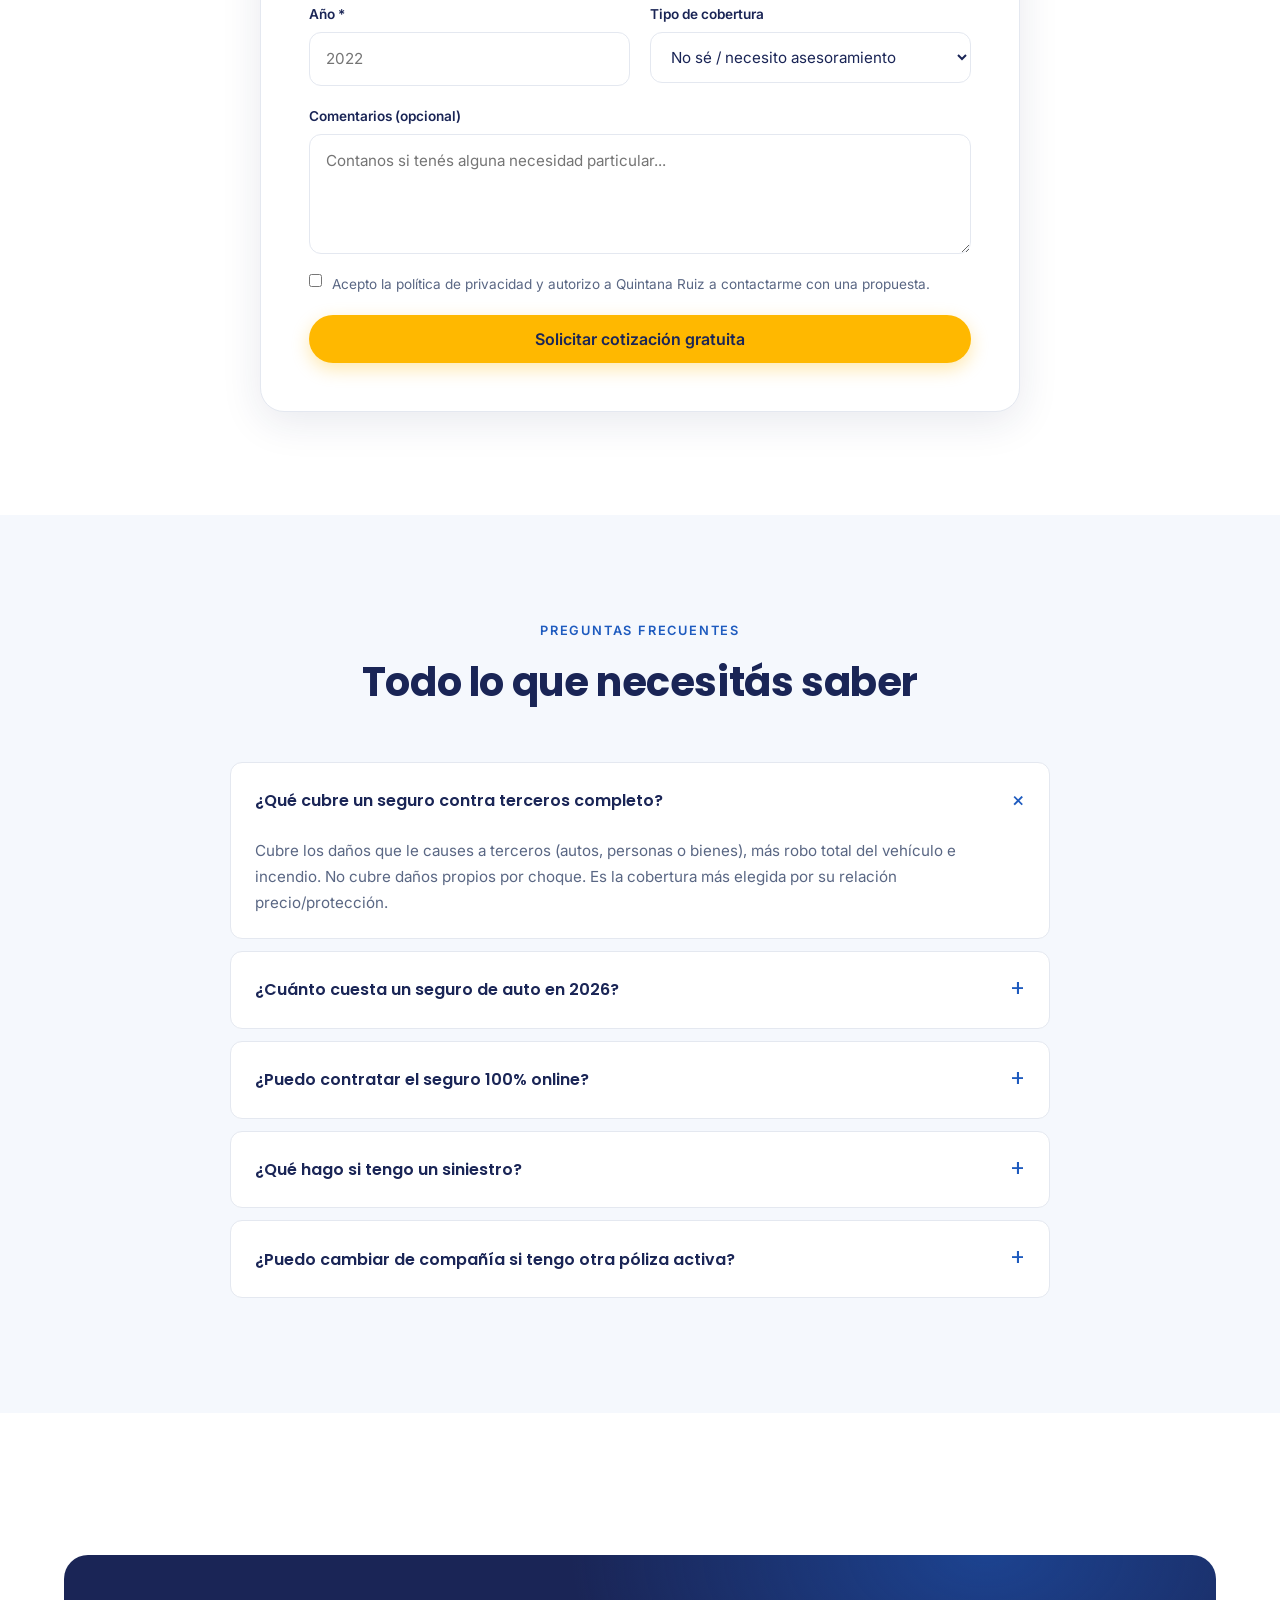
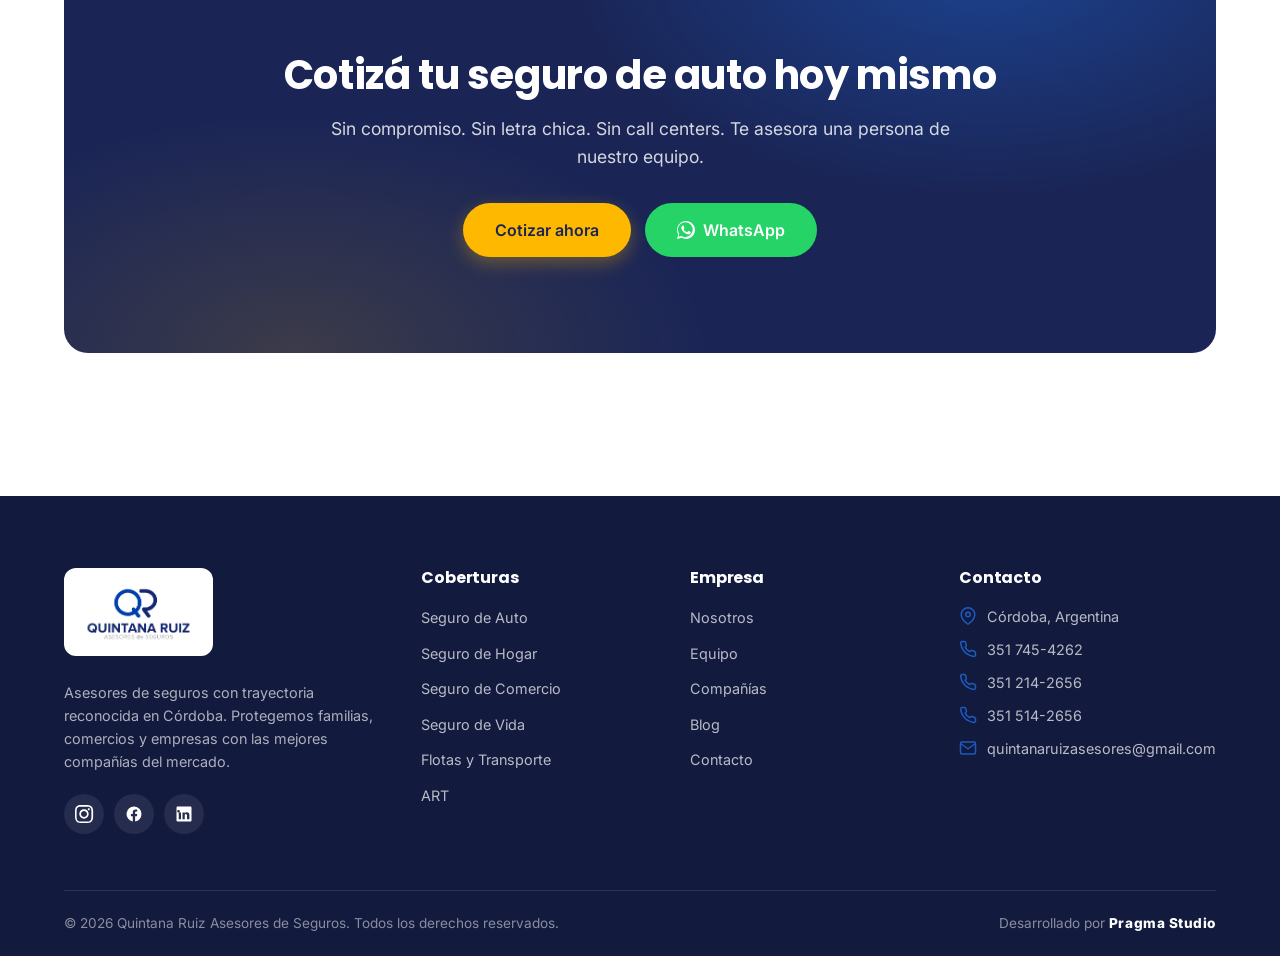
<file: seguros-auto.html>
<!DOCTYPE html>
<html lang="es-AR">
<head>
  <meta charset="UTF-8" />
  <meta name="viewport" content="width=device-width, initial-scale=1.0" />
  <title>Seguro de Auto | Cotizá online en minutos | Quintana Ruiz</title>
  <meta name="description" content="Cotizá tu seguro de auto online con las mejores compañías del país. Básico, terceros completo o todo riesgo. Asistencia 24hs y atención personalizada." />
  <meta name="keywords" content="seguro de auto, cotizar seguro auto, terceros completo, todo riesgo, seguro auto Córdoba, cotizar seguro online" />
  <link rel="canonical" href="https://seguroscordoba.com.ar/seguros-auto.html" />
  <link rel="icon" type="image/png" sizes="32x32" href="assets/img/favicon-32.png" />
  <link rel="icon" type="image/png" sizes="64x64" href="assets/img/favicon-64.png" />
  <link rel="apple-touch-icon" sizes="180x180" href="assets/img/favicon-180.png" />
  <link rel="preconnect" href="https://fonts.googleapis.com" />
  <link rel="preconnect" href="https://fonts.gstatic.com" crossorigin />
  <link href="https://fonts.googleapis.com/css2?family=Inter:wght@400;500;600;700&family=Poppins:wght@500;600;700;800&display=swap" rel="stylesheet" />
  <link rel="stylesheet" href="assets/css/style.css" />

  <!-- Schema FAQ -->
  <script type="application/ld+json">
  {
    "@context": "https://schema.org",
    "@type": "FAQPage",
    "mainEntity": [
      { "@type": "Question", "name": "¿Qué cubre un seguro contra terceros completo?",
        "acceptedAnswer": { "@type": "Answer", "text": "Cubre los daños que causes a terceros (autos, personas o bienes), más robo total del vehículo e incendio. No cubre daños propios por choque." }},
      { "@type": "Question", "name": "¿Cuánto cuesta un seguro de auto en 2026?",
        "acceptedAnswer": { "@type": "Answer", "text": "El precio depende del vehículo, la zona, el uso y el perfil del conductor. Con Quintana Ruiz cotizás gratis en más de 20 compañías para obtener el mejor precio." }},
      { "@type": "Question", "name": "¿Puedo contratar el seguro 100% online?",
        "acceptedAnswer": { "@type": "Answer", "text": "Sí. Cotizás online, te enviamos las mejores propuestas por email o WhatsApp y te ayudamos a emitir la póliza el mismo día." }}
    ]
  }
  </script>
</head>
<body>

  <header class="site-header">
    <div class="container">
      <a href="index.html" class="site-logo"><img src="assets/img/logo.png" alt="Quintana Ruiz Asesores de Seguros" /></a>
      <nav class="site-nav" aria-label="Navegación principal">
        <ul>
          <li><a href="index.html">Inicio</a></li>
          <li class="has-dropdown">
            <a href="coberturas.html" class="active">Coberturas</a>
            <div class="dropdown-menu">
              <a href="seguros-auto.html">Seguro de Auto</a>
              <a href="seguros-hogar.html">Seguro de Hogar</a>
              <a href="seguros-comercio.html">Seguro de Comercio</a>
              <a href="coberturas.html">Ver todas las coberturas</a>
            </div>
          </li>
          <li><a href="companias.html">Compañías</a></li>
          <li><a href="nosotros.html">Nosotros</a></li>
          <li><a href="blog.html">Blog</a></li>
          <li><a href="contacto.html">Contacto</a></li>
        </ul>
      </nav>
      <div class="nav-cta">
        <a href="https://wa.me/5493517454262" class="btn btn-outline" target="_blank" rel="noopener">
          <svg xmlns="http://www.w3.org/2000/svg" viewBox="0 0 32 32" width="32" height="32" fill="currentColor" aria-hidden="true"><path d="M16.003 0C7.171 0 0 7.17 0 16.003c0 2.82.738 5.578 2.146 8.017L0 32l8.182-2.147a15.93 15.93 0 0 0 7.821 1.995C24.83 31.848 32 24.68 32 15.85 32 7.17 24.83 0 16.003 0zm0 29.013a13.01 13.01 0 0 1-7.386-2.027l-.529-.313-5.485 1.438 1.464-5.349-.345-.551a13.02 13.02 0 0 1-1.989-6.92c0-7.198 5.858-13.055 13.058-13.055 7.199 0 13.055 5.857 13.055 13.055s-5.856 13.055-13.055 13.055zm7.492-9.787c-.412-.206-2.437-1.202-2.814-1.339-.378-.138-.653-.206-.928.207-.275.412-1.066 1.339-1.307 1.614-.241.275-.481.309-.894.103-.412-.206-1.74-.641-3.315-2.045-1.225-1.093-2.052-2.443-2.293-2.856-.241-.412-.026-.635.18-.841.185-.184.412-.48.618-.72.206-.241.275-.412.412-.688.137-.275.069-.515-.034-.72-.103-.207-.928-2.238-1.272-3.064-.335-.806-.675-.697-.928-.71l-.79-.014c-.275 0-.721.103-1.099.515-.378.412-1.443 1.41-1.443 3.439 0 2.029 1.478 3.99 1.684 4.265.206.275 2.907 4.438 7.042 6.224.984.425 1.751.679 2.349.868.987.314 1.885.269 2.594.163.792-.118 2.437-.996 2.78-1.958.343-.962.343-1.786.241-1.958-.103-.172-.378-.275-.79-.481z"/></svg>
          WhatsApp
        </a>
        <a href="#cotizador" class="btn btn-primary">Cotizar auto</a>
        <button class="nav-toggle" aria-label="Abrir menú" aria-expanded="false">
          <svg xmlns="http://www.w3.org/2000/svg" viewBox="0 0 24 24" width="24" height="24" fill="none" stroke="currentColor" stroke-width="2"><path d="M3 6h18M3 12h18M3 18h18" stroke-linecap="round"/></svg>
        </button>
      </div>
    </div>
  </header>

  <!-- HERO COTIZADOR -->
  <section class="hero hero-photo" style="--bg-image: url('https://images.unsplash.com/photo-1449965408869-eaa3f722e40d?w=1600&auto=format&fit=crop');">
    <div class="container">
      <div class="hero-content">
        <div class="breadcrumbs" style="margin-bottom: 18px; font-size: 0.85rem; color: var(--color-text-muted);">
          <a href="index.html" style="color: var(--color-primary);">Inicio</a> › <a href="coberturas.html" style="color: var(--color-primary);">Coberturas</a> › Seguro de Auto
        </div>
        <div class="hero-badge">
          <span class="stars">★★★★★</span>
          <span><strong>+X.XXX</strong> autos asegurados</span>
        </div>
        <h1>Seguro de Auto <span>al mejor precio</span> del mercado</h1>
        <p class="text-lead">Cotizá en minutos con más de 20 compañías. Elegí la cobertura que mejor se adapta a vos: básico, terceros completo o todo riesgo. Asistencia mecánica y grúa 24 horas incluida.</p>
        <div class="hero-cta">
          <a href="#cotizador" class="btn btn-primary btn-lg">Cotizar ahora</a>
          <a href="https://wa.me/5493517454262?text=Hola!%20Quiero%20cotizar%20un%20seguro%20de%20auto" class="btn btn-whatsapp btn-lg" target="_blank" rel="noopener">
            <svg xmlns="http://www.w3.org/2000/svg" viewBox="0 0 32 32" width="32" height="32" fill="currentColor" aria-hidden="true"><path d="M16.003 0C7.171 0 0 7.17 0 16.003c0 2.82.738 5.578 2.146 8.017L0 32l8.182-2.147a15.93 15.93 0 0 0 7.821 1.995C24.83 31.848 32 24.68 32 15.85 32 7.17 24.83 0 16.003 0zm0 29.013a13.01 13.01 0 0 1-7.386-2.027l-.529-.313-5.485 1.438 1.464-5.349-.345-.551a13.02 13.02 0 0 1-1.989-6.92c0-7.198 5.858-13.055 13.058-13.055 7.199 0 13.055 5.857 13.055 13.055s-5.856 13.055-13.055 13.055zm7.492-9.787c-.412-.206-2.437-1.202-2.814-1.339-.378-.138-.653-.206-.928.207-.275.412-1.066 1.339-1.307 1.614-.241.275-.481.309-.894.103-.412-.206-1.74-.641-3.315-2.045-1.225-1.093-2.052-2.443-2.293-2.856-.241-.412-.026-.635.18-.841.185-.184.412-.48.618-.72.206-.241.275-.412.412-.688.137-.275.069-.515-.034-.72-.103-.207-.928-2.238-1.272-3.064-.335-.806-.675-.697-.928-.71l-.79-.014c-.275 0-.721.103-1.099.515-.378.412-1.443 1.41-1.443 3.439 0 2.029 1.478 3.99 1.684 4.265.206.275 2.907 4.438 7.042 6.224.984.425 1.751.679 2.349.868.987.314 1.885.269 2.594.163.792-.118 2.437-.996 2.78-1.958.343-.962.343-1.786.241-1.958-.103-.172-.378-.275-.79-.481z"/></svg>
            Cotizar por WhatsApp
          </a>
        </div>
        <div class="hero-trust">
          <div class="trust-item"><strong>20+</strong><span>compañías</span></div>
          <div class="trust-item"><strong>24/7</strong><span>asistencia</span></div>
          <div class="trust-item"><strong>24h</strong><span>respuesta</span></div>
        </div>
      </div>
      <div class="hero-visual">
        <img src="assets/img/cronos.jpg" alt="Fiat Cronos asegurado con Quintana Ruiz" />
        <div class="floating-card card-1">
          <div class="icon"><svg xmlns="http://www.w3.org/2000/svg" viewBox="0 0 24 24" width="24" height="24" fill="none" stroke="currentColor" stroke-width="2"><path d="M5 17h14M7 17V9h10v8" stroke-linecap="round" stroke-linejoin="round"/></svg></div>
          <div><strong>Grúa 24hs</strong><span>en todo el país</span></div>
        </div>
        <div class="floating-card card-2">
          <div class="icon"><svg xmlns="http://www.w3.org/2000/svg" viewBox="0 0 24 24" width="24" height="24" fill="none" stroke="currentColor" stroke-width="2"><path d="M13 2l-7 11h5v9l7-11h-5V2z" stroke-linejoin="round"/></svg></div>
          <div><strong>Emisión el mismo día</strong><span>sin trámites eternos</span></div>
        </div>
      </div>
    </div>
  </section>

  <!-- BENEFICIOS -->
  <section>
    <div class="container">
      <div class="section-header reveal">
        <span class="text-eyebrow">Beneficios</span>
        <h2>Todo lo que necesitás, en una sola póliza</h2>
      </div>
      <div class="feature-grid reveal">
        <div class="feature-card">
          <div class="icon"><svg xmlns="http://www.w3.org/2000/svg" viewBox="0 0 24 24" width="24" height="24" fill="none" stroke="currentColor" stroke-width="2"><path d="M12 2l9 4v6c0 5-4 9-9 10-5-1-9-5-9-10V6l9-4z" stroke-linejoin="round"/></svg></div>
          <h3>Cobertura total</h3>
          <p>Elegí entre básico, terceros completo o todo riesgo, según tu perfil y tu vehículo.</p>
        </div>
        <div class="feature-card">
          <div class="icon"><svg xmlns="http://www.w3.org/2000/svg" viewBox="0 0 24 24" width="24" height="24" fill="none" stroke="currentColor" stroke-width="2"><path d="M5 17h14M7 17V9h10v8M5 17l1-4h12l1 4" stroke-linejoin="round"/><circle cx="8" cy="19" r="1.5"/><circle cx="16" cy="19" r="1.5"/></svg></div>
          <h3>Grúa y asistencia 24/7</h3>
          <p>Mecánica ligera, remolque, cerrajería y servicio de batería en todo el país.</p>
        </div>
        <div class="feature-card">
          <div class="icon"><svg xmlns="http://www.w3.org/2000/svg" viewBox="0 0 24 24" width="24" height="24" fill="none" stroke="currentColor" stroke-width="2"><circle cx="12" cy="12" r="10"/><path d="M12 6v6l4 2" stroke-linecap="round"/></svg></div>
          <h3>Gestión de siniestros</h3>
          <p>Te acompañamos en todo el proceso. Vos hacés un WhatsApp, nosotros hacemos el resto.</p>
        </div>
        <div class="feature-card">
          <div class="icon"><svg xmlns="http://www.w3.org/2000/svg" viewBox="0 0 24 24" width="24" height="24" fill="none" stroke="currentColor" stroke-width="2"><path d="M12 2l2.4 7.4H22l-6.2 4.5 2.4 7.4-6.2-4.6L5.8 21.3l2.4-7.4L2 9.4h7.6L12 2z" stroke-linejoin="round"/></svg></div>
          <h3>Mejores compañías</h3>
          <p>Comparamos por vos y elegimos la que ofrezca mejor relación precio / cobertura.</p>
        </div>
      </div>
    </div>
  </section>

  <!-- COMPARATIVA DE COBERTURAS -->
  <section class="bg-soft">
    <div class="container">
      <div class="section-header reveal">
        <span class="text-eyebrow">Comparativa</span>
        <h2>¿Qué cobertura te conviene?</h2>
        <p>Las 3 coberturas más comunes, explicadas sin letra chica.</p>
      </div>
      <div class="compare-table reveal">
        <table>
          <thead>
            <tr>
              <th>Cobertura</th>
              <th>Básico</th>
              <th>Terceros Completo</th>
              <th>Todo Riesgo</th>
            </tr>
          </thead>
          <tbody>
            <tr><td>Daños a terceros (RC)</td><td class="yes">✓ Incluido</td><td class="yes">✓ Incluido</td><td class="yes">✓ Incluido</td></tr>
            <tr><td>Robo total</td><td class="yes">✓ Incluido</td><td class="yes">✓ Incluido</td><td class="yes">✓ Incluido</td></tr>
            <tr><td>Incendio total</td><td class="no">— No</td><td class="yes">✓ Incluido</td><td class="yes">✓ Incluido</td></tr>
            <tr><td>Robo parcial</td><td class="no">— No</td><td class="yes">✓ Incluido</td><td class="yes">✓ Incluido</td></tr>
            <tr><td>Rotura de cristales</td><td class="no">— No</td><td class="yes">✓ Incluido</td><td class="yes">✓ Incluido</td></tr>
            <tr><td>Daños parciales</td><td class="no">— No</td><td class="no">— No</td><td class="yes">✓ Incluido</td></tr>
            <tr><td>Granizo, cerraduras, cristales</td><td class="no">— No</td><td class="yes">✓ Incluido</td><td class="yes">✓ Incluido</td></tr>
            <tr><td>Asistencia mecánica 24hs</td><td class="yes">✓ Incluido</td><td class="yes">✓ Incluido</td><td class="yes">✓ Incluido</td></tr>
          </tbody>
        </table>
      </div>
      <p class="text-center mt-md" style="font-size: 0.9rem; color: var(--color-text-muted);">¿Dudas sobre cuál elegir? Nuestro equipo te asesora sin cargo.</p>
    </div>
  </section>

  <!-- COTIZADOR -->
  <section id="cotizador">
    <div class="container">
      <div class="section-header reveal">
        <span class="text-eyebrow">Cotizador online</span>
        <h2>Cotizá tu seguro en 60 segundos</h2>
        <p>Completá estos datos y recibí propuestas de las mejores compañías en menos de 24hs.</p>
      </div>
      <div class="form-wrap reveal" style="max-width: 760px; margin: 0 auto;">
        <form data-form="quote-auto">
          <div class="form-row">
            <div class="form-field">
              <label for="qauto-name">Nombre y apellido *</label>
              <input type="text" id="qauto-name" name="name" required placeholder="Juan Pérez" />
            </div>
            <div class="form-field">
              <label for="qauto-phone">Teléfono / WhatsApp *</label>
              <input type="tel" id="qauto-phone" name="phone" required placeholder="11 1234-5678" />
            </div>
          </div>
          <div class="form-row">
            <div class="form-field">
              <label for="qauto-email">Email *</label>
              <input type="email" id="qauto-email" name="email" required placeholder="juan@email.com" />
            </div>
            <div class="form-field">
              <label for="qauto-zip">Código postal *</label>
              <input type="text" id="qauto-zip" name="zip" required placeholder="1425" />
            </div>
          </div>
          <div class="form-row">
            <div class="form-field">
              <label for="qauto-brand">Marca del vehículo *</label>
              <input type="text" id="qauto-brand" name="brand" required placeholder="Toyota" />
            </div>
            <div class="form-field">
              <label for="qauto-model">Modelo *</label>
              <input type="text" id="qauto-model" name="model" required placeholder="Corolla XEI" />
            </div>
          </div>
          <div class="form-row">
            <div class="form-field">
              <label for="qauto-year">Año *</label>
              <input type="number" id="qauto-year" name="year" min="1990" max="2026" required placeholder="2022" />
            </div>
            <div class="form-field">
              <label for="qauto-coverage">Tipo de cobertura</label>
              <select id="qauto-coverage" name="coverage">
                <option value="">No sé / necesito asesoramiento</option>
                <option>Básico</option>
                <option>Terceros Completo</option>
                <option>Todo Riesgo</option>
              </select>
            </div>
          </div>
          <div class="form-row">
            <div class="form-field full">
              <label for="qauto-msg">Comentarios (opcional)</label>
              <textarea id="qauto-msg" name="message" placeholder="Contanos si tenés alguna necesidad particular..."></textarea>
            </div>
          </div>
          <label class="form-consent">
            <input type="checkbox" required />
            <span>Acepto la política de privacidad y autorizo a Quintana Ruiz a contactarme con una propuesta.</span>
          </label>
          <button type="submit" class="btn btn-primary form-submit">Solicitar cotización gratuita</button>
        </form>
      </div>
    </div>
  </section>

  <!-- FAQ -->
  <section class="bg-soft">
    <div class="container">
      <div class="section-header reveal">
        <span class="text-eyebrow">Preguntas frecuentes</span>
        <h2>Todo lo que necesitás saber</h2>
      </div>
      <div class="faq-list reveal">
        <details class="faq-item" open>
          <summary>¿Qué cubre un seguro contra terceros completo?</summary>
          <div class="faq-body">Cubre los daños que le causes a terceros (autos, personas o bienes), más robo total del vehículo e incendio. No cubre daños propios por choque. Es la cobertura más elegida por su relación precio/protección.</div>
        </details>
        <details class="faq-item">
          <summary>¿Cuánto cuesta un seguro de auto en 2026?</summary>
          <div class="faq-body">El precio depende del vehículo, el código postal donde circula, el uso (particular o comercial) y el perfil del conductor. Con Quintana Ruiz cotizás gratis en más de 20 compañías y elegimos la mejor opción por vos.</div>
        </details>
        <details class="faq-item">
          <summary>¿Puedo contratar el seguro 100% online?</summary>
          <div class="faq-body">Sí. Cotizás online, recibís las propuestas por email o WhatsApp y emitimos la póliza el mismo día. Te asesoramos por cualquier canal que prefieras.</div>
        </details>
        <details class="faq-item">
          <summary>¿Qué hago si tengo un siniestro?</summary>
          <div class="faq-body">Escribinos por WhatsApp o llamanos. Activamos el protocolo al instante: grúa si hace falta, denuncia de siniestro y seguimiento hasta el cierre. Estamos con vos en cada paso.</div>
        </details>
        <details class="faq-item">
          <summary>¿Puedo cambiar de compañía si tengo otra póliza activa?</summary>
          <div class="faq-body">Sí, coordinamos la baja de tu póliza actual y la emisión de la nueva para que no quedes descubierto ni un solo día. Nos encargamos de todo el trámite.</div>
        </details>
      </div>
    </div>
  </section>

  <!-- CTA -->
  <section>
    <div class="container">
      <div class="cta-section reveal">
        <h2>Cotizá tu seguro de auto hoy mismo</h2>
        <p>Sin compromiso. Sin letra chica. Sin call centers. Te asesora una persona de nuestro equipo.</p>
        <div class="hero-cta">
          <a href="#cotizador" class="btn btn-primary btn-lg">Cotizar ahora</a>
          <a href="https://wa.me/5493517454262?text=Hola!%20Quiero%20cotizar%20un%20seguro%20de%20auto" class="btn btn-whatsapp btn-lg" target="_blank" rel="noopener">
            <svg xmlns="http://www.w3.org/2000/svg" viewBox="0 0 32 32" width="32" height="32" fill="currentColor" aria-hidden="true"><path d="M16.003 0C7.171 0 0 7.17 0 16.003c0 2.82.738 5.578 2.146 8.017L0 32l8.182-2.147a15.93 15.93 0 0 0 7.821 1.995C24.83 31.848 32 24.68 32 15.85 32 7.17 24.83 0 16.003 0zm0 29.013a13.01 13.01 0 0 1-7.386-2.027l-.529-.313-5.485 1.438 1.464-5.349-.345-.551a13.02 13.02 0 0 1-1.989-6.92c0-7.198 5.858-13.055 13.058-13.055 7.199 0 13.055 5.857 13.055 13.055s-5.856 13.055-13.055 13.055zm7.492-9.787c-.412-.206-2.437-1.202-2.814-1.339-.378-.138-.653-.206-.928.207-.275.412-1.066 1.339-1.307 1.614-.241.275-.481.309-.894.103-.412-.206-1.74-.641-3.315-2.045-1.225-1.093-2.052-2.443-2.293-2.856-.241-.412-.026-.635.18-.841.185-.184.412-.48.618-.72.206-.241.275-.412.412-.688.137-.275.069-.515-.034-.72-.103-.207-.928-2.238-1.272-3.064-.335-.806-.675-.697-.928-.71l-.79-.014c-.275 0-.721.103-1.099.515-.378.412-1.443 1.41-1.443 3.439 0 2.029 1.478 3.99 1.684 4.265.206.275 2.907 4.438 7.042 6.224.984.425 1.751.679 2.349.868.987.314 1.885.269 2.594.163.792-.118 2.437-.996 2.78-1.958.343-.962.343-1.786.241-1.958-.103-.172-.378-.275-.79-.481z"/></svg>
            WhatsApp
          </a>
        </div>
      </div>
    </div>
  </section>

  <!-- FOOTER -->
  <footer class="site-footer">
    <div class="container">
      <div class="footer-grid">
        <div class="footer-brand">
          <img src="assets/img/logo.png" alt="Quintana Ruiz Asesores de Seguros" />
          <p>Asesores de seguros con trayectoria reconocida en Córdoba. Protegemos familias, comercios y empresas con las mejores compañías del mercado.</p>
          <div class="footer-social">
            <a href="#" aria-label="Instagram"><svg xmlns="http://www.w3.org/2000/svg" viewBox="0 0 24 24" width="24" height="24" fill="currentColor"><path d="M12 2.2c3.2 0 3.6 0 4.9.1 1.2.1 1.8.2 2.2.4.5.2 1 .5 1.4.9.4.4.7.9.9 1.4.2.4.3 1 .4 2.2.1 1.3.1 1.7.1 4.9s0 3.6-.1 4.9c-.1 1.2-.2 1.8-.4 2.2-.2.5-.5 1-.9 1.4-.4.4-.9.7-1.4.9-.4.2-1 .3-2.2.4-1.3.1-1.7.1-4.9.1s-3.6 0-4.9-.1c-1.2-.1-1.8-.2-2.2-.4-.5-.2-1-.5-1.4-.9-.4-.4-.7-.9-.9-1.4-.2-.4-.3-1-.4-2.2-.1-1.3-.1-1.7-.1-4.9s0-3.6.1-4.9c.1-1.2.2-1.8.4-2.2.2-.5.5-1 .9-1.4.4-.4.9-.7 1.4-.9.4-.2 1-.3 2.2-.4 1.3-.1 1.7-.1 4.9-.1M12 0C8.7 0 8.3 0 7.1.1 5.8.1 4.9.3 4.1.6c-.8.3-1.5.7-2.2 1.4C1.3 2.7.9 3.4.6 4.2.3 5 .1 5.9.1 7.1 0 8.3 0 8.7 0 12s0 3.7.1 4.9c.1 1.3.3 2.1.6 2.9.3.8.7 1.5 1.4 2.2.7.7 1.4 1.1 2.2 1.4.8.3 1.7.5 2.9.6 1.3.1 1.7.1 4.9.1s3.7 0 4.9-.1c1.3-.1 2.1-.3 2.9-.6.8-.3 1.5-.7 2.2-1.4.7-.7 1.1-1.4 1.4-2.2.3-.8.5-1.7.6-2.9.1-1.3.1-1.7.1-4.9s0-3.7-.1-4.9c-.1-1.3-.3-2.1-.6-2.9-.3-.8-.7-1.5-1.4-2.2-.7-.7-1.4-1.1-2.2-1.4-.8-.3-1.7-.5-2.9-.6C15.7 0 15.3 0 12 0zm0 5.8c-3.4 0-6.2 2.8-6.2 6.2s2.8 6.2 6.2 6.2 6.2-2.8 6.2-6.2-2.8-6.2-6.2-6.2zm0 10.2c-2.2 0-4-1.8-4-4s1.8-4 4-4 4 1.8 4 4-1.8 4-4 4zm7.8-10.4c0 .8-.6 1.4-1.4 1.4-.8 0-1.4-.6-1.4-1.4 0-.8.6-1.4 1.4-1.4.8 0 1.4.6 1.4 1.4z"/></svg></a>
            <a href="#" aria-label="Facebook"><svg xmlns="http://www.w3.org/2000/svg" viewBox="0 0 24 24" width="24" height="24" fill="currentColor"><path d="M22 12a10 10 0 10-11.6 9.9v-7H7.9V12h2.5V9.8c0-2.5 1.5-3.8 3.7-3.8 1.1 0 2.2.2 2.2.2v2.4h-1.2c-1.2 0-1.6.8-1.6 1.5V12h2.8l-.5 2.9h-2.3v7A10 10 0 0022 12z"/></svg></a>
            <a href="#" aria-label="LinkedIn"><svg xmlns="http://www.w3.org/2000/svg" viewBox="0 0 24 24" width="24" height="24" fill="currentColor"><path d="M20.5 2h-17A1.5 1.5 0 002 3.5v17A1.5 1.5 0 003.5 22h17a1.5 1.5 0 001.5-1.5v-17A1.5 1.5 0 0020.5 2zM8 19H5v-9h3v9zM6.5 8.3A1.8 1.8 0 114.7 6.5 1.8 1.8 0 016.5 8.3zM19 19h-3v-4.5c0-1.1 0-2.5-1.5-2.5S13 13.2 13 14.4V19h-3v-9h2.9v1.3a3.2 3.2 0 012.8-1.5c3 0 3.5 2 3.5 4.5V19z"/></svg></a>
          </div>
        </div>
        <div>
          <h5>Coberturas</h5>
          <ul>
            <li><a href="seguros-auto.html">Seguro de Auto</a></li>
            <li><a href="seguros-hogar.html">Seguro de Hogar</a></li>
            <li><a href="seguros-comercio.html">Seguro de Comercio</a></li>
            <li><a href="coberturas.html#vida">Seguro de Vida</a></li>
            <li><a href="coberturas.html#flotas">Flotas y Transporte</a></li>
            <li><a href="coberturas.html#art">ART</a></li>
          </ul>
        </div>
        <div>
          <h5>Empresa</h5>
          <ul>
            <li><a href="nosotros.html">Nosotros</a></li>
            <li><a href="nosotros.html#equipo">Equipo</a></li>
            <li><a href="companias.html">Compañías</a></li>
            <li><a href="blog.html">Blog</a></li>
            <li><a href="contacto.html">Contacto</a></li>
          </ul>
        </div>
        <div>
          <h5>Contacto</h5>
          <ul class="footer-contact">
            <li><svg xmlns="http://www.w3.org/2000/svg" viewBox="0 0 24 24" width="24" height="24" fill="none" stroke="currentColor" stroke-width="2"><path d="M21 10c0 7-9 13-9 13s-9-6-9-13a9 9 0 0118 0z" stroke-linejoin="round"/><circle cx="12" cy="10" r="3"/></svg> Córdoba, Argentina</li>
            <li><svg xmlns="http://www.w3.org/2000/svg" viewBox="0 0 24 24" width="24" height="24" fill="none" stroke="currentColor" stroke-width="2"><path d="M22 16.9v3a2 2 0 01-2.2 2 20 20 0 01-8.6-3 19 19 0 01-6-6 20 20 0 01-3-8.7A2 2 0 014.1 2h3a2 2 0 012 1.7c.1.9.3 1.8.6 2.7a2 2 0 01-.5 2.1L8 9.6a16 16 0 006 6l1.1-1.1a2 2 0 012.1-.5c.9.3 1.8.5 2.7.6a2 2 0 011.7 2z" stroke-linejoin="round"/></svg> 351 745-4262</li>
            <li><svg xmlns="http://www.w3.org/2000/svg" viewBox="0 0 24 24" width="24" height="24" fill="none" stroke="currentColor" stroke-width="2"><path d="M22 16.9v3a2 2 0 01-2.2 2 20 20 0 01-8.6-3 19 19 0 01-6-6 20 20 0 01-3-8.7A2 2 0 014.1 2h3a2 2 0 012 1.7c.1.9.3 1.8.6 2.7a2 2 0 01-.5 2.1L8 9.6a16 16 0 006 6l1.1-1.1a2 2 0 012.1-.5c.9.3 1.8.5 2.7.6a2 2 0 011.7 2z" stroke-linejoin="round"/></svg> 351 214-2656</li>
            <li><svg xmlns="http://www.w3.org/2000/svg" viewBox="0 0 24 24" width="24" height="24" fill="none" stroke="currentColor" stroke-width="2"><path d="M22 16.9v3a2 2 0 01-2.2 2 20 20 0 01-8.6-3 19 19 0 01-6-6 20 20 0 01-3-8.7A2 2 0 014.1 2h3a2 2 0 012 1.7c.1.9.3 1.8.6 2.7a2 2 0 01-.5 2.1L8 9.6a16 16 0 006 6l1.1-1.1a2 2 0 012.1-.5c.9.3 1.8.5 2.7.6a2 2 0 011.7 2z" stroke-linejoin="round"/></svg> 351 514-2656</li>
            <li><svg xmlns="http://www.w3.org/2000/svg" viewBox="0 0 24 24" width="24" height="24" fill="none" stroke="currentColor" stroke-width="2"><rect x="2" y="4" width="20" height="16" rx="2"/><path d="M2 6l10 7 10-7" stroke-linejoin="round"/></svg> quintanaruizasesores@gmail.com</li>
          </ul>
        </div>
      </div>
      <div class="footer-bottom">
        <div>© <span data-year></span> Quintana Ruiz Asesores de Seguros. Todos los derechos reservados.</div>
        <div>Desarrollado por <a href="https://pragmastudio.com.ar/" target="_blank" rel="noopener" class="credit-link">Pragma Studio</a></div>
      </div>
    </div>
  </footer>

  <a href="https://wa.me/5493517454262?text=Hola!%20Quisiera%20información%20sobre%20un%20seguro" class="whatsapp-float" target="_blank" rel="noopener" aria-label="Contactar por WhatsApp">
    <svg xmlns="http://www.w3.org/2000/svg" viewBox="0 0 32 32" width="32" height="32" fill="currentColor" aria-hidden="true"><path d="M16.003 0C7.171 0 0 7.17 0 16.003c0 2.82.738 5.578 2.146 8.017L0 32l8.182-2.147a15.93 15.93 0 0 0 7.821 1.995C24.83 31.848 32 24.68 32 15.85 32 7.17 24.83 0 16.003 0zm0 29.013a13.01 13.01 0 0 1-7.386-2.027l-.529-.313-5.485 1.438 1.464-5.349-.345-.551a13.02 13.02 0 0 1-1.989-6.92c0-7.198 5.858-13.055 13.058-13.055 7.199 0 13.055 5.857 13.055 13.055s-5.856 13.055-13.055 13.055zm7.492-9.787c-.412-.206-2.437-1.202-2.814-1.339-.378-.138-.653-.206-.928.207-.275.412-1.066 1.339-1.307 1.614-.241.275-.481.309-.894.103-.412-.206-1.74-.641-3.315-2.045-1.225-1.093-2.052-2.443-2.293-2.856-.241-.412-.026-.635.18-.841.185-.184.412-.48.618-.72.206-.241.275-.412.412-.688.137-.275.069-.515-.034-.72-.103-.207-.928-2.238-1.272-3.064-.335-.806-.675-.697-.928-.71l-.79-.014c-.275 0-.721.103-1.099.515-.378.412-1.443 1.41-1.443 3.439 0 2.029 1.478 3.99 1.684 4.265.206.275 2.907 4.438 7.042 6.224.984.425 1.751.679 2.349.868.987.314 1.885.269 2.594.163.792-.118 2.437-.996 2.78-1.958.343-.962.343-1.786.241-1.958-.103-.172-.378-.275-.79-.481z"/></svg>
  </a>

  <script src="assets/js/site-config.js" defer></script>
  <script src="assets/js/main.js" defer></script>
</body>
</html>
</file>
<file: assets/css/style.css>
/* =========================================================
   QUINTANA RUIZ ASESORES DE SEGUROS — DESIGN SYSTEM
   ========================================================= */

/* ---------- Reset & Base ---------- */
*, *::before, *::after { box-sizing: border-box; margin: 0; padding: 0; }
html { scroll-behavior: smooth; -webkit-text-size-adjust: 100%; }
img, video { max-width: 100%; display: block; height: auto; }
a { color: inherit; text-decoration: none; }
button { font: inherit; cursor: pointer; border: none; background: none; }
input, textarea, select { font: inherit; color: inherit; }
ul { list-style: none; }

/* SVG icon rendering — Safari & cross-browser fix */
svg {
  display: inline-block;
  vertical-align: middle;
  flex-shrink: 0;
  overflow: visible;
  fill: currentColor;
}
svg[fill="none"] { fill: none; }

/* ---------- Design Tokens ---------- */
:root {
  /* Brand colors (from logo) */
  --color-primary: #1E5BBF;         /* bright brand blue */
  --color-primary-dark: #154A9F;
  --color-navy: #1A2556;            /* deep navy */
  --color-navy-dark: #121A3E;

  /* Accent */
  --color-accent: #FFB800;          /* premium gold CTA */
  --color-accent-dark: #E6A500;
  --color-whatsapp: #25D366;
  --color-whatsapp-dark: #1DA851;

  /* Neutrals */
  --color-white: #ffffff;
  --color-bg: #ffffff;
  --color-bg-soft: #F5F8FD;
  --color-bg-alt: #F0F4FA;
  --color-border: #E4E8F0;
  --color-text: #1A2556;
  --color-text-muted: #5A6784;
  --color-text-light: #8B93A7;

  /* Typography */
  --font-heading: 'Poppins', system-ui, -apple-system, "Segoe UI", Roboto, sans-serif;
  --font-body: 'Inter', system-ui, -apple-system, "Segoe UI", Roboto, sans-serif;

  /* Radii */
  --radius-sm: 8px;
  --radius-md: 12px;
  --radius-lg: 16px;
  --radius-xl: 24px;
  --radius-full: 999px;

  /* Shadows */
  --shadow-sm: 0 1px 2px rgba(26, 37, 86, 0.06);
  --shadow-md: 0 4px 16px rgba(26, 37, 86, 0.08);
  --shadow-lg: 0 10px 40px rgba(26, 37, 86, 0.10);
  --shadow-xl: 0 20px 60px rgba(26, 37, 86, 0.14);

  /* Layout */
  --container: 1200px;
  --container-narrow: 900px;
  --header-h: 100px;
}

/* ---------- Body ---------- */
body {
  font-family: var(--font-body);
  color: var(--color-text);
  background: var(--color-bg);
  line-height: 1.6;
  font-size: 16px;
  -webkit-font-smoothing: antialiased;
  -moz-osx-font-smoothing: grayscale;
}

/* ---------- Typography ---------- */
h1, h2, h3, h4, h5, h6 { font-family: var(--font-heading); font-weight: 700; line-height: 1.2; color: var(--color-navy); letter-spacing: -0.01em; }
h1 { font-size: clamp(2.2rem, 4.8vw, 3.6rem); letter-spacing: -0.02em; }
h2 { font-size: clamp(1.75rem, 3.5vw, 2.5rem); }
h3 { font-size: clamp(1.25rem, 2vw, 1.5rem); }
h4 { font-size: 1.125rem; }
p  { color: var(--color-text-muted); }

.text-eyebrow {
  display: inline-block;
  font-size: 0.8rem;
  font-weight: 600;
  text-transform: uppercase;
  letter-spacing: 0.14em;
  color: var(--color-primary);
  margin-bottom: 1rem;
}

.text-lead { font-size: 1.125rem; line-height: 1.7; color: var(--color-text-muted); }

/* ---------- Layout ---------- */
.container { max-width: var(--container); margin: 0 auto; padding: 0 24px; }
.container-narrow { max-width: var(--container-narrow); margin: 0 auto; padding: 0 24px; }

section { padding: clamp(64px, 8vw, 112px) 0; }
.section-header { text-align: center; max-width: 720px; margin: 0 auto 56px; }
.section-header p { margin-top: 12px; }

.bg-soft { background: var(--color-bg-soft); }
.bg-navy { background: var(--color-navy); color: #fff; }
.bg-navy h1, .bg-navy h2, .bg-navy h3 { color: #fff; }
.bg-navy p  { color: rgba(255,255,255,0.82); }

/* ---------- Buttons ---------- */
.btn {
  display: inline-flex;
  align-items: center;
  justify-content: center;
  gap: 8px;
  padding: 14px 26px;
  border-radius: var(--radius-full);
  font-weight: 600;
  font-size: 0.95rem;
  transition: all 0.2s ease;
  white-space: nowrap;
  line-height: 1;
}
.btn svg { width: 18px; height: 18px; }

.btn-primary { background: var(--color-accent); color: var(--color-navy); box-shadow: 0 6px 18px rgba(255, 184, 0, 0.32); }
.btn-primary:hover { background: var(--color-accent-dark); transform: translateY(-2px); box-shadow: 0 10px 24px rgba(255, 184, 0, 0.4); }

.btn-secondary { background: var(--color-primary); color: #fff; }
.btn-secondary:hover { background: var(--color-primary-dark); transform: translateY(-2px); }

.btn-whatsapp { background: var(--color-whatsapp); color: #fff; }
.btn-whatsapp:hover { background: var(--color-whatsapp-dark); transform: translateY(-2px); }

.btn-outline { background: transparent; color: var(--color-navy); border: 2px solid var(--color-border); }
.btn-outline:hover { border-color: var(--color-primary); color: var(--color-primary); }

.btn-ghost { background: transparent; color: var(--color-primary); padding: 8px 0; }
.btn-ghost:hover { color: var(--color-primary-dark); }

.btn-lg { padding: 18px 32px; font-size: 1rem; }

/* ---------- Header ---------- */
.site-header {
  position: sticky;
  top: 0;
  z-index: 100;
  background: #ffffff;
  border-bottom: 1px solid var(--color-border);
}
.site-header .container {
  display: flex;
  align-items: center;
  justify-content: space-between;
  height: var(--header-h);
}
.site-logo { display: flex; align-items: center; gap: 12px; }
.site-logo img { height: 88px; width: auto; display: block; }
.site-logo-text { font-family: var(--font-heading); font-weight: 700; color: var(--color-navy); font-size: 1.1rem; line-height: 1; }
.site-logo-text small { display: block; font-size: 0.65rem; font-weight: 500; letter-spacing: 0.08em; color: var(--color-text-light); text-transform: uppercase; margin-top: 3px; }

.site-nav { display: flex; align-items: center; gap: 36px; }
.site-nav > ul { display: flex; gap: 32px; }
.site-nav a {
  font-size: 0.95rem;
  font-weight: 500;
  color: var(--color-navy);
  padding: 8px 0;
  position: relative;
  transition: color 0.2s;
}
.site-nav a:hover { color: var(--color-primary); }
.site-nav a.active { color: var(--color-primary); }

/* Dropdown */
.has-dropdown { position: relative; }
.has-dropdown > a::after {
  content: '▾'; margin-left: 4px; font-size: 0.7em; opacity: 0.6;
}
.dropdown-menu {
  position: absolute;
  top: calc(100% + 8px);
  left: -16px;
  min-width: 240px;
  background: #fff;
  border-radius: var(--radius-md);
  box-shadow: var(--shadow-lg);
  border: 1px solid var(--color-border);
  padding: 12px;
  opacity: 0;
  visibility: hidden;
  transform: translateY(-8px);
  transition: all 0.2s ease;
}
.dropdown-menu a {
  display: block;
  padding: 10px 14px;
  border-radius: var(--radius-sm);
  font-size: 0.92rem;
}
.dropdown-menu a:hover { background: var(--color-bg-soft); color: var(--color-primary); }
.has-dropdown:hover .dropdown-menu,
.has-dropdown:focus-within .dropdown-menu { opacity: 1; visibility: visible; transform: translateY(0); }

.nav-cta { display: flex; align-items: center; gap: 12px; }

.nav-toggle {
  display: none;
  width: 44px; height: 44px;
  border-radius: var(--radius-sm);
  align-items: center; justify-content: center;
  color: var(--color-navy);
}
.nav-toggle svg { width: 26px; height: 26px; }

/* ---------- Hero ---------- */
.hero {
  position: relative;
  padding: clamp(64px, 10vw, 128px) 0 clamp(80px, 10vw, 128px);
  background:
    radial-gradient(60% 80% at 80% 20%, rgba(30, 91, 191, 0.08), transparent 60%),
    radial-gradient(50% 60% at 10% 100%, rgba(26, 37, 86, 0.06), transparent 60%),
    linear-gradient(180deg, #fff 0%, var(--color-bg-soft) 100%);
  overflow: hidden;
}

/* ---------- Hero Photo (variant C – home + landings) ---------- */
.hero.hero-photo {
  padding: clamp(28px, 4vw, 56px) 0 clamp(72px, 9vw, 120px);
  background:
    linear-gradient(135deg, rgba(15, 26, 61, 0.92) 0%, rgba(30, 91, 191, 0.78) 100%),
    var(--bg-image, url('https://images.unsplash.com/photo-1521791136064-7986c2920216?w=1600&auto=format&fit=crop')) center / cover no-repeat;
  color: #fff;
}
.hero.hero-photo h1 { color: #fff; }
.hero.hero-photo h1 span {
  color: #FFB800;
}
.hero.hero-photo .text-lead { color: rgba(255, 255, 255, 0.88); }
.hero.hero-photo .hero-badge {
  background: rgba(255, 255, 255, 0.13);
  border-color: rgba(255, 255, 255, 0.22);
  color: #fff;
  backdrop-filter: blur(10px);
  -webkit-backdrop-filter: blur(10px);
}
.hero.hero-photo .hero-badge strong { color: #fff; }
.hero.hero-photo .hero-trust { border-top-color: rgba(255, 255, 255, 0.20); }
.hero.hero-photo .hero-trust .trust-item strong { color: #fff; }
.hero.hero-photo .hero-trust .trust-item span { color: rgba(255, 255, 255, 0.72); }
.hero.hero-photo .floating-card {
  background: rgba(255, 255, 255, 0.98);
  box-shadow: 0 20px 50px rgba(0, 0, 0, 0.30);
}
.hero.hero-photo .hero-visual img { box-shadow: 0 30px 80px rgba(0, 0, 0, 0.45); }
.hero .container { position: relative; display: grid; grid-template-columns: 1.1fr 1fr; gap: 64px; align-items: center; }
.hero-badge {
  display: inline-flex; align-items: center; gap: 10px;
  background: #fff;
  border: 1px solid var(--color-border);
  padding: 8px 16px;
  border-radius: var(--radius-full);
  font-size: 0.85rem; font-weight: 500;
  color: var(--color-text-muted);
  box-shadow: var(--shadow-sm);
  margin-bottom: 24px;
}
.hero-badge strong { color: var(--color-navy); }
.hero-badge .stars { color: #FFB800; letter-spacing: 2px; }

.hero h1 { margin-bottom: 24px; }
.hero h1 span { color: var(--color-primary); }
.hero .text-lead { margin-bottom: 32px; max-width: 540px; }
.hero-cta { display: flex; gap: 14px; flex-wrap: wrap; margin-bottom: 40px; }

.hero-trust {
  display: flex; gap: 36px; flex-wrap: wrap;
  padding-top: 32px;
  border-top: 1px solid var(--color-border);
}
.hero-trust .trust-item strong {
  display: block;
  font-family: var(--font-heading); font-size: 1.6rem; font-weight: 700;
  color: var(--color-navy); line-height: 1;
}
.hero-trust .trust-item span { font-size: 0.85rem; color: var(--color-text-muted); }

.hero-visual {
  position: relative;
}
.hero-visual img {
  width: 100%;
  border-radius: var(--radius-xl);
  box-shadow: var(--shadow-xl);
  object-fit: cover;
  aspect-ratio: 4/5;
}
.hero-visual .floating-card {
  position: absolute;
  background: #fff;
  border-radius: var(--radius-lg);
  padding: 18px 22px;
  box-shadow: var(--shadow-lg);
  display: flex; align-items: center; gap: 14px;
  border: 1px solid var(--color-border);
}
.hero-visual .floating-card.card-1 { top: 24px; left: -32px; }
.hero-visual .floating-card.card-2 { bottom: 40px; right: -24px; }
.hero-visual .floating-card .icon {
  width: 44px; height: 44px;
  border-radius: 50%;
  background: var(--color-bg-soft);
  color: var(--color-primary);
  display: flex; align-items: center; justify-content: center;
}
.hero-visual .floating-card strong { display: block; font-size: 0.95rem; color: var(--color-navy); }
.hero-visual .floating-card span { font-size: 0.78rem; color: var(--color-text-muted); }

/* ---------- Quick-select coberturas bar ---------- */
.quick-coverage {
  background: #fff;
  border-radius: var(--radius-xl);
  box-shadow: var(--shadow-lg);
  padding: 28px;
  margin: -56px auto 0;
  position: relative;
  z-index: 5;
  max-width: var(--container);
}
.quick-coverage h3 { margin-bottom: 20px; font-size: 1.1rem; text-align: center; }
.quick-coverage-grid {
  display: grid;
  grid-template-columns: repeat(5, 1fr);
  gap: 12px;
}
.quick-coverage-grid a {
  display: flex; flex-direction: column; align-items: center; gap: 10px;
  padding: 22px 12px;
  border: 1px solid var(--color-border);
  border-radius: var(--radius-lg);
  transition: all 0.2s;
  text-align: center;
  font-weight: 600;
  font-size: 0.92rem;
  color: var(--color-navy);
  background: var(--color-bg-soft);
}
.quick-coverage-grid a:hover {
  background: var(--color-primary);
  color: #fff;
  transform: translateY(-4px);
  box-shadow: var(--shadow-md);
}
.quick-coverage-grid a svg { width: 32px; height: 32px; color: var(--color-primary); transition: color 0.2s; }
.quick-coverage-grid a:hover svg { color: #fff; }

/* ---------- Features / Why choose us ---------- */
.feature-grid {
  display: grid;
  grid-template-columns: repeat(auto-fit, minmax(240px, 1fr));
  gap: 24px;
}
.feature-card {
  background: #fff;
  border: 1px solid var(--color-border);
  border-radius: var(--radius-lg);
  padding: 32px 28px;
  transition: all 0.25s;
}
.feature-card:hover { transform: translateY(-4px); box-shadow: var(--shadow-lg); border-color: transparent; }
.feature-card .icon {
  width: 56px; height: 56px;
  border-radius: var(--radius-md);
  background: linear-gradient(135deg, var(--color-primary), var(--color-navy));
  color: #fff;
  display: flex; align-items: center; justify-content: center;
  margin-bottom: 20px;
}
.feature-card .icon svg { width: 28px; height: 28px; }
.feature-card h3 { font-size: 1.15rem; margin-bottom: 10px; }
.feature-card p { font-size: 0.95rem; }

/* ---------- Coverage cards grid ---------- */
.coverage-grid {
  display: grid;
  grid-template-columns: repeat(auto-fit, minmax(280px, 1fr));
  gap: 24px;
}
.coverage-card {
  position: relative;
  background: #fff;
  border: 1px solid var(--color-border);
  border-radius: var(--radius-xl);
  padding: 36px 28px;
  transition: all 0.3s;
  overflow: hidden;
  display: flex; flex-direction: column;
}
.coverage-card::before {
  content: '';
  position: absolute; top: 0; left: 0; right: 0;
  height: 4px;
  background: linear-gradient(90deg, var(--color-primary), var(--color-accent));
  transform: scaleX(0); transform-origin: left;
  transition: transform 0.3s;
}
.coverage-card:hover { transform: translateY(-6px); box-shadow: var(--shadow-xl); border-color: transparent; }
.coverage-card:hover::before { transform: scaleX(1); }
.coverage-card .icon {
  width: 64px; height: 64px;
  border-radius: var(--radius-md);
  background: var(--color-bg-soft);
  color: var(--color-primary);
  display: flex; align-items: center; justify-content: center;
  margin-bottom: 24px;
  transition: all 0.3s;
}
.coverage-card:hover .icon { background: var(--color-primary); color: #fff; }
.coverage-card .icon svg { width: 32px; height: 32px; }
.coverage-card h3 { margin-bottom: 12px; }
.coverage-card p { margin-bottom: 20px; flex: 1; }
.coverage-card .link {
  display: inline-flex; align-items: center; gap: 6px;
  color: var(--color-primary); font-weight: 600; font-size: 0.92rem;
}
.coverage-card .link svg { width: 16px; height: 16px; transition: transform 0.2s; }
.coverage-card:hover .link svg { transform: translateX(4px); }

/* ---------- Companies carousel ---------- */
.companies-section { padding: 72px 0; background: #fff; border-top: 1px solid var(--color-border); border-bottom: 1px solid var(--color-border); }
.companies-title { text-align: center; font-size: 0.85rem; font-weight: 600; text-transform: uppercase; letter-spacing: 0.16em; color: var(--color-text-light); margin-bottom: 36px; }

.marquee {
  overflow: hidden;
  position: relative;
  mask-image: linear-gradient(90deg, transparent, #000 10%, #000 90%, transparent);
  -webkit-mask-image: linear-gradient(90deg, transparent, #000 10%, #000 90%, transparent);
}
.marquee-track {
  display: flex;
  gap: 56px;
  width: max-content;
  animation: marquee 40s linear infinite;
}
.marquee:hover .marquee-track { animation-play-state: paused; }
.marquee-item {
  flex-shrink: 0;
  height: 80px;
  display: flex; align-items: center; justify-content: center;
  padding: 0 24px;
}
.marquee-item img {
  max-height: 56px;
  max-width: 170px;
  width: auto; height: auto;
  object-fit: contain;
  filter: grayscale(20%);
  opacity: 0.85;
  transition: all 0.3s ease;
}
.marquee-item:hover img { filter: grayscale(0%); opacity: 1; transform: scale(1.05); }
@keyframes marquee {
  from { transform: translateX(0); }
  to   { transform: translateX(-50%); }
}

/* ---------- Team ---------- */
.team-grid {
  display: grid;
  grid-template-columns: repeat(auto-fit, minmax(240px, 1fr));
  gap: 28px;
}
/* Variante para 2 miembros (home + nosotros) */
.team-grid.team-grid-pair {
  grid-template-columns: repeat(2, minmax(0, 380px));
  justify-content: center;
}
@media (max-width: 640px) {
  .team-grid.team-grid-pair {
    grid-template-columns: minmax(0, 380px);
    justify-content: center;
  }
}
.team-card {
  background: #fff;
  border-radius: var(--radius-xl);
  overflow: hidden;
  border: 1px solid var(--color-border);
  transition: all 0.3s;
}
.team-card:hover { transform: translateY(-6px); box-shadow: var(--shadow-xl); }
.team-card-img {
  width: 100%;
  aspect-ratio: 1/1;
  object-fit: cover;
  background: var(--color-bg-soft);
}
.team-card-body { padding: 24px; text-align: center; }
.team-card h4 { font-size: 1.15rem; margin-bottom: 4px; }
.team-card .role { color: var(--color-primary); font-weight: 600; font-size: 0.9rem; margin-bottom: 12px; }
.team-card .bio { font-size: 0.88rem; color: var(--color-text-muted); margin-bottom: 16px; }
.team-card .socials { display: flex; gap: 10px; justify-content: center; }
.team-card .socials a {
  width: 36px; height: 36px;
  border-radius: 50%;
  background: var(--color-bg-soft);
  color: var(--color-navy);
  display: flex; align-items: center; justify-content: center;
  transition: all 0.2s;
}
.team-card .socials a:hover { background: var(--color-primary); color: #fff; }
.team-card .socials svg { width: 16px; height: 16px; }

/* ---------- Reviews ---------- */
.reviews-header {
  display: flex; align-items: center; justify-content: space-between;
  margin-bottom: 48px;
  gap: 32px; flex-wrap: wrap;
}
.google-score {
  display: flex; align-items: center; gap: 16px;
  background: #fff;
  border: 1px solid var(--color-border);
  border-radius: var(--radius-lg);
  padding: 16px 22px;
  box-shadow: var(--shadow-sm);
}
.google-score .score-num { font-family: var(--font-heading); font-weight: 700; font-size: 2rem; color: var(--color-navy); line-height: 1; }
.google-score .stars { color: #FFB800; font-size: 1rem; letter-spacing: 2px; }
.google-score small { display: block; font-size: 0.78rem; color: var(--color-text-muted); margin-top: 4px; }

.reviews-grid {
  display: grid;
  grid-template-columns: repeat(auto-fit, minmax(300px, 1fr));
  gap: 24px;
}
.review-card {
  background: #fff;
  border: 1px solid var(--color-border);
  border-radius: var(--radius-lg);
  padding: 28px;
  transition: all 0.25s;
  display: flex; flex-direction: column;
}
.review-card:hover { box-shadow: var(--shadow-lg); transform: translateY(-4px); }
.review-card .stars { color: #FFB800; letter-spacing: 2px; margin-bottom: 12px; font-size: 0.95rem; }
.review-card .quote { color: var(--color-text); font-size: 0.95rem; line-height: 1.65; margin-bottom: 24px; flex: 1; }
.review-card .reviewer { display: flex; align-items: center; gap: 12px; }
.review-card .avatar {
  width: 44px; height: 44px; border-radius: 50%;
  background: linear-gradient(135deg, var(--color-primary), var(--color-navy));
  color: #fff;
  display: flex; align-items: center; justify-content: center;
  font-weight: 700; font-size: 1rem;
  font-family: var(--font-heading);
}
.review-card .reviewer strong { display: block; font-size: 0.95rem; color: var(--color-navy); }
.review-card .reviewer span { font-size: 0.8rem; color: var(--color-text-muted); }
.review-card .google-mark {
  margin-top: 14px; padding-top: 14px; border-top: 1px solid var(--color-border);
  font-size: 0.78rem; color: var(--color-text-light);
  display: flex; align-items: center; gap: 6px;
}

/* Leave-a-review CTA card */
.leave-review {
  margin-top: 56px;
  background: #fff;
  border: 1px solid var(--color-border);
  border-radius: var(--radius-xl);
  padding: 28px 32px;
  display: flex;
  align-items: center;
  justify-content: space-between;
  gap: 32px;
  flex-wrap: wrap;
  box-shadow: var(--shadow-sm);
}
.leave-review-content {
  display: flex;
  align-items: center;
  gap: 20px;
  flex: 1;
  min-width: 280px;
}
.leave-review-icon {
  width: 56px; height: 56px;
  border-radius: 50%;
  background: linear-gradient(135deg, #FFB800, #FF9500);
  color: #fff;
  display: flex;
  align-items: center;
  justify-content: center;
  flex-shrink: 0;
  box-shadow: 0 8px 20px rgba(255, 184, 0, 0.30);
}
.leave-review-content h3 {
  font-size: 1.15rem;
  margin-bottom: 4px;
  color: var(--color-navy);
}
.leave-review-content p {
  font-size: 0.92rem;
  margin: 0;
  color: var(--color-text-muted);
}
.leave-review-actions {
  display: flex;
  gap: 10px;
  flex-wrap: wrap;
}
@media (max-width: 640px) {
  .leave-review { padding: 24px 20px; gap: 20px; flex-direction: column; align-items: stretch; }
  .leave-review-actions { flex-direction: column; }
  .leave-review-actions .btn { width: 100%; }
}

/* ---------- Blog ---------- */
.blog-grid {
  display: grid;
  grid-template-columns: repeat(3, 1fr);
  gap: 28px;
}
@media (max-width: 960px) {
  .blog-grid { grid-template-columns: repeat(2, 1fr); }
}
@media (max-width: 600px) {
  .blog-grid { grid-template-columns: 1fr; }
}
.blog-card {
  background: #fff;
  border: 1px solid var(--color-border);
  border-radius: var(--radius-lg);
  overflow: hidden;
  display: flex; flex-direction: column;
  transition: all 0.3s;
}
.blog-card:hover { transform: translateY(-6px); box-shadow: var(--shadow-lg); }
.blog-card a:has(.blog-card-img) { display: block; }
.blog-card-img {
  width: 100%;
  height: 220px;
  display: block;
  object-fit: cover;
  background: var(--color-bg-soft);
}
.blog-card-body { padding: 24px; flex: 1; display: flex; flex-direction: column; }
.blog-card .category {
  display: inline-block;
  font-size: 0.72rem; font-weight: 600; text-transform: uppercase; letter-spacing: 0.1em;
  color: var(--color-primary);
  margin-bottom: 10px;
}
.blog-card h3 { font-size: 1.1rem; margin-bottom: 10px; }
.blog-card h3 a:hover { color: var(--color-primary); }
.blog-card p { font-size: 0.9rem; margin-bottom: 18px; flex: 1; }
.blog-card .meta { font-size: 0.8rem; color: var(--color-text-muted); }

/* ---------- CTA Section ---------- */
.cta-section {
  background:
    radial-gradient(60% 100% at 80% 0%, rgba(30, 91, 191, 0.55), transparent 60%),
    radial-gradient(60% 100% at 20% 100%, rgba(255, 184, 0, 0.15), transparent 60%),
    var(--color-navy);
  color: #fff;
  text-align: center;
  border-radius: var(--radius-xl);
  padding: clamp(56px, 8vw, 96px) clamp(24px, 5vw, 64px);
  margin: 40px 0;
  position: relative;
  overflow: hidden;
}
.cta-section h2 { color: #fff; margin-bottom: 16px; }
.cta-section p { color: rgba(255,255,255,0.82); font-size: 1.1rem; margin-bottom: 32px; max-width: 640px; margin-left: auto; margin-right: auto; }
.cta-section .hero-cta { justify-content: center; margin-bottom: 0; }

/* CTA Promo (10% descuento — Home) */
.cta-section.cta-promo {
  background:
    radial-gradient(70% 100% at 80% 0%, rgba(255, 184, 0, 0.30), transparent 60%),
    radial-gradient(60% 100% at 20% 100%, rgba(30, 91, 191, 0.45), transparent 60%),
    linear-gradient(135deg, #0F1A3D 0%, #1A2556 60%, #1E5BBF 100%);
}
.cta-section .promo-badge {
  display: inline-block;
  background: #FFB800;
  color: #1A2556;
  padding: 7px 18px;
  border-radius: var(--radius-full);
  font-size: 0.78rem;
  font-weight: 700;
  text-transform: uppercase;
  letter-spacing: 0.10em;
  margin-bottom: 20px;
  box-shadow: 0 6px 20px rgba(255, 184, 0, 0.35);
}
.cta-section .discount-num {
  color: #FFB800;
  font-size: 1.15em;
  font-weight: 800;
}
.cta-section .promo-fineprint {
  font-size: 0.78rem;
  color: rgba(255, 255, 255, 0.55);
  margin: 24px auto 0;
  max-width: 560px;
}

/* Outline button on dark backgrounds */
.btn-outline-light {
  background: transparent;
  color: #fff;
  border: 2px solid rgba(255, 255, 255, 0.35);
  padding: 14px 26px;
  border-radius: var(--radius-full);
  font-weight: 600;
  font-size: 0.95rem;
  display: inline-flex;
  align-items: center;
  justify-content: center;
  gap: 8px;
  transition: all 0.2s ease;
  white-space: nowrap;
  line-height: 1;
}
.btn-outline-light.btn-lg { padding: 18px 32px; font-size: 1rem; }
.btn-outline-light:hover { border-color: #fff; background: rgba(255, 255, 255, 0.10); transform: translateY(-2px); }

/* ---------- Forms ---------- */
.form-wrap {
  background: #fff;
  border-radius: var(--radius-xl);
  padding: clamp(28px, 5vw, 48px);
  box-shadow: var(--shadow-lg);
  border: 1px solid var(--color-border);
}
.form-row {
  display: grid;
  grid-template-columns: 1fr 1fr;
  gap: 20px;
  margin-bottom: 20px;
}
.form-field { display: flex; flex-direction: column; gap: 6px; }
.form-field.full { grid-column: 1 / -1; }
.form-field label { font-size: 0.85rem; font-weight: 600; color: var(--color-navy); }
.form-field input,
.form-field select,
.form-field textarea {
  padding: 14px 16px;
  border: 1.5px solid var(--color-border);
  border-radius: var(--radius-md);
  background: #fff;
  color: var(--color-navy);
  font-size: 0.95rem;
  transition: border-color 0.2s, box-shadow 0.2s;
  width: 100%;
}
.form-field input:focus,
.form-field select:focus,
.form-field textarea:focus {
  outline: none;
  border-color: var(--color-primary);
  box-shadow: 0 0 0 4px rgba(30, 91, 191, 0.1);
}
.form-field textarea { min-height: 120px; resize: vertical; }
.form-consent { font-size: 0.85rem; color: var(--color-text-muted); display: flex; gap: 10px; align-items: flex-start; margin: 10px 0 20px; }
.form-submit { width: 100%; padding: 16px; font-size: 1rem; }

/* ---------- Promo Modal ---------- */
.promo-modal {
  position: fixed;
  inset: 0;
  z-index: 1000;
  display: flex;
  align-items: center;
  justify-content: center;
  padding: 20px;
  animation: promo-fade 0.3s ease;
}
.promo-modal[hidden] { display: none !important; }
.promo-modal-overlay {
  position: absolute;
  inset: 0;
  background: rgba(8, 14, 35, 0.78);
  backdrop-filter: blur(6px);
  -webkit-backdrop-filter: blur(6px);
}
.promo-modal-content {
  position: relative;
  z-index: 1;
  max-width: 460px;
  width: 100%;
  background:
    radial-gradient(70% 100% at 80% 0%, rgba(255, 184, 0, 0.22), transparent 60%),
    linear-gradient(135deg, #0F1A3D 0%, #1A2556 60%, #1E5BBF 100%);
  color: #fff;
  border-radius: 24px;
  padding: 48px 36px 32px;
  text-align: center;
  box-shadow: 0 30px 80px rgba(0, 0, 0, 0.45);
  animation: promo-bounce 0.5s cubic-bezier(0.34, 1.56, 0.64, 1);
  overflow: hidden;
}
.promo-modal-content::before {
  content: '';
  position: absolute;
  top: -80px; right: -80px;
  width: 240px; height: 240px;
  border-radius: 50%;
  background: radial-gradient(circle, rgba(255, 184, 0, 0.20) 0%, transparent 70%);
  pointer-events: none;
}
.promo-modal-close {
  position: absolute;
  top: 14px; right: 14px;
  width: 36px; height: 36px;
  border-radius: 50%;
  background: rgba(255, 255, 255, 0.10);
  color: #fff;
  display: flex; align-items: center; justify-content: center;
  cursor: pointer;
  transition: background 0.2s;
  z-index: 2;
}
.promo-modal-close:hover { background: rgba(255, 255, 255, 0.22); }

.promo-modal-badge {
  display: inline-block;
  background: #FFB800;
  color: #1A2556;
  padding: 7px 18px;
  border-radius: var(--radius-full);
  font-size: 0.78rem;
  font-weight: 700;
  text-transform: uppercase;
  letter-spacing: 0.10em;
  margin-bottom: 24px;
  box-shadow: 0 6px 18px rgba(255, 184, 0, 0.35);
}
.promo-modal-discount {
  display: flex;
  align-items: baseline;
  justify-content: center;
  gap: 8px;
  margin-bottom: 12px;
  line-height: 1;
}
.promo-modal-discount .discount-num-big {
  font-family: var(--font-heading);
  font-size: 5rem;
  font-weight: 800;
  color: #FFB800;
  line-height: 0.95;
  text-shadow: 0 4px 24px rgba(255, 184, 0, 0.40);
}
.promo-modal-discount .discount-off {
  font-family: var(--font-heading);
  font-size: 1.8rem;
  font-weight: 700;
  color: #fff;
  letter-spacing: 0.08em;
}
.promo-modal-content h3 {
  color: #fff;
  font-size: 1.5rem;
  margin-bottom: 12px;
}
.promo-modal-content p {
  color: rgba(255, 255, 255, 0.85);
  font-size: 0.95rem;
  margin-bottom: 28px;
  line-height: 1.6;
}
.promo-modal-cta {
  width: 100%;
  margin-bottom: 14px;
}
.promo-modal-dismiss {
  display: block;
  margin: 0 auto;
  background: transparent;
  color: rgba(255, 255, 255, 0.55);
  font-size: 0.85rem;
  cursor: pointer;
  padding: 8px 16px;
  transition: color 0.2s;
}
.promo-modal-dismiss:hover { color: rgba(255, 255, 255, 0.85); }
.promo-modal-fineprint {
  font-size: 0.72rem !important;
  color: rgba(255, 255, 255, 0.40) !important;
  margin: 18px 0 0 !important;
}

@keyframes promo-fade {
  from { opacity: 0; }
  to { opacity: 1; }
}
@keyframes promo-bounce {
  from { opacity: 0; transform: scale(0.85) translateY(20px); }
  to { opacity: 1; transform: scale(1) translateY(0); }
}

@media (max-width: 480px) {
  .promo-modal { padding: 16px; }
  .promo-modal-content { padding: 40px 24px 26px; }
  .promo-modal-discount .discount-num-big { font-size: 4rem; }
  .promo-modal-discount .discount-off { font-size: 1.5rem; }
  .promo-modal-content h3 { font-size: 1.25rem; }
}

/* ---------- Floating WhatsApp ---------- */
.whatsapp-float {
  position: fixed;
  bottom: 24px; right: 24px;
  width: 60px; height: 60px;
  background: var(--color-whatsapp);
  color: #fff;
  border-radius: 50%;
  display: flex; align-items: center; justify-content: center;
  box-shadow: 0 10px 28px rgba(37, 211, 102, 0.38);
  z-index: 90;
  animation: wa-pulse 2.4s infinite;
  transition: transform 0.2s;
}
.whatsapp-float:hover { transform: scale(1.08); }
.whatsapp-float svg { width: 34px; height: 34px; }
@keyframes wa-pulse {
  0%, 100% { box-shadow: 0 10px 28px rgba(37, 211, 102, 0.38), 0 0 0 0 rgba(37, 211, 102, 0.45); }
  50% { box-shadow: 0 10px 28px rgba(37, 211, 102, 0.38), 0 0 0 16px rgba(37, 211, 102, 0); }
}

/* ---------- Footer ---------- */
.site-footer {
  background: var(--color-navy-dark);
  color: rgba(255, 255, 255, 0.72);
  padding: 72px 0 0;
}
.footer-grid {
  display: grid;
  grid-template-columns: 1.4fr 1fr 1fr 1fr;
  gap: 48px;
  padding-bottom: 56px;
}
.footer-brand img {
  height: 88px;
  width: auto;
  margin-bottom: 18px;
  background: #ffffff;
  padding: 12px 18px;
  border-radius: var(--radius-md);
  display: inline-block;
}
.footer-brand p { color: rgba(255,255,255,0.65); font-size: 0.9rem; margin-bottom: 20px; max-width: 320px; }
.footer-social { display: flex; gap: 10px; }
.footer-social a {
  width: 40px; height: 40px;
  border-radius: 50%;
  background: rgba(255,255,255,0.08);
  display: flex; align-items: center; justify-content: center;
  color: #fff;
  transition: all 0.2s;
}
.footer-social a:hover { background: var(--color-primary); transform: translateY(-2px); }
.footer-social svg { width: 18px; height: 18px; }

.site-footer h5 { color: #fff; font-size: 1rem; margin-bottom: 18px; font-family: var(--font-heading); }
.site-footer ul li { margin-bottom: 10px; }
.site-footer ul a { font-size: 0.9rem; color: rgba(255,255,255,0.7); transition: color 0.2s; }
.site-footer ul a:hover { color: #fff; }
.footer-contact li { display: flex; gap: 10px; align-items: flex-start; font-size: 0.9rem; color: rgba(255,255,255,0.7); margin-bottom: 14px; }
.footer-contact svg { width: 18px; height: 18px; color: var(--color-primary); flex-shrink: 0; margin-top: 2px; }

.footer-bottom {
  border-top: 1px solid rgba(255,255,255,0.1);
  padding: 22px 0;
  display: flex; justify-content: space-between; gap: 16px; flex-wrap: wrap;
  font-size: 0.85rem; color: rgba(255,255,255,0.5);
}
.footer-bottom a { color: rgba(255,255,255,0.7); transition: color 0.2s; }
.footer-bottom a:hover { color: #fff; }
.footer-bottom .credit-link {
  color: #ffffff;
  font-weight: 800;
  letter-spacing: 0.04em;
}
.footer-bottom .credit-link:hover { color: #ffffff; text-decoration: underline; }

/* ---------- Page Headers (interior pages) ---------- */
.page-header {
  background:
    radial-gradient(60% 80% at 80% 20%, rgba(30, 91, 191, 0.10), transparent 60%),
    linear-gradient(180deg, var(--color-bg-soft) 0%, #fff 100%);
  padding: clamp(56px, 8vw, 96px) 0 clamp(48px, 7vw, 80px);
  text-align: center;
}
.page-header .breadcrumbs { font-size: 0.85rem; color: var(--color-text-muted); margin-bottom: 16px; }
.page-header .breadcrumbs a { color: var(--color-primary); }
.page-header h1 { margin-bottom: 16px; }
.page-header p { font-size: 1.1rem; max-width: 720px; margin: 0 auto; }

/* Page header with photo background (variant) */
.page-header.page-header-photo {
  background:
    linear-gradient(135deg, rgba(15, 26, 61, 0.86) 0%, rgba(30, 91, 191, 0.74) 100%),
    var(--bg-image, none) center / cover no-repeat;
  color: #fff;
  position: relative;
}
.page-header.page-header-photo h1 { color: #fff; }
.page-header.page-header-photo p { color: rgba(255, 255, 255, 0.90); }
.page-header.page-header-photo .breadcrumbs { color: rgba(255, 255, 255, 0.72); }
.page-header.page-header-photo .breadcrumbs a { color: #FFB800; }

/* ---------- Two-column content section ---------- */
.split {
  display: grid;
  grid-template-columns: 1fr 1fr;
  gap: 56px;
  align-items: center;
}
.split-image img {
  width: 100%; border-radius: var(--radius-xl);
  box-shadow: var(--shadow-lg);
  aspect-ratio: 4/3; object-fit: cover;
}
.split ul { margin-top: 18px; }
.split ul li {
  display: flex; gap: 12px; align-items: flex-start;
  margin-bottom: 14px;
  color: var(--color-text);
}
.split ul li svg {
  width: 22px; height: 22px;
  color: var(--color-accent);
  flex-shrink: 0; margin-top: 2px;
}

/* ---------- Values / Stats ---------- */
.stats-grid {
  display: grid;
  grid-template-columns: repeat(auto-fit, minmax(180px, 1fr));
  gap: 24px;
  text-align: center;
}
.stat {
  padding: 32px 20px;
  background: #fff;
  border: 1px solid var(--color-border);
  border-radius: var(--radius-lg);
}
.stat .num {
  font-family: var(--font-heading);
  font-size: 2.6rem;
  font-weight: 700;
  color: var(--color-primary);
  line-height: 1;
  margin-bottom: 6px;
}
.stat .label { color: var(--color-text-muted); font-size: 0.9rem; }

/* ---------- Values grid ---------- */
.values-grid {
  display: grid;
  grid-template-columns: repeat(auto-fit, minmax(220px, 1fr));
  gap: 28px;
}
.value-item {
  text-align: center;
  padding: 32px 20px;
}
.value-item .icon {
  width: 72px; height: 72px;
  margin: 0 auto 20px;
  border-radius: 50%;
  background: var(--color-bg-soft);
  display: flex; align-items: center; justify-content: center;
  color: var(--color-primary);
}
.value-item .icon svg { width: 32px; height: 32px; }
.value-item h4 { margin-bottom: 10px; font-size: 1.1rem; }

/* ---------- Compare table ---------- */
.compare-table {
  overflow-x: auto;
  background: #fff;
  border: 1px solid var(--color-border);
  border-radius: var(--radius-lg);
}
.compare-table table { width: 100%; border-collapse: collapse; min-width: 640px; }
.compare-table th, .compare-table td {
  padding: 18px 20px;
  text-align: left;
  border-bottom: 1px solid var(--color-border);
  font-size: 0.92rem;
}
.compare-table th {
  background: var(--color-bg-soft);
  font-family: var(--font-heading);
  font-size: 0.95rem;
  color: var(--color-navy);
}
.compare-table td.yes { color: #16a34a; font-weight: 600; }
.compare-table td.no { color: var(--color-text-light); }
.compare-table tr:last-child td { border-bottom: 0; }

/* ---------- FAQ ---------- */
.faq-list { max-width: 820px; margin: 0 auto; }
.faq-item {
  background: #fff;
  border: 1px solid var(--color-border);
  border-radius: var(--radius-md);
  margin-bottom: 12px;
  overflow: hidden;
}
.faq-item summary {
  padding: 20px 24px;
  cursor: pointer;
  font-weight: 600;
  color: var(--color-navy);
  font-family: var(--font-heading);
  list-style: none;
  display: flex; justify-content: space-between; align-items: center;
  gap: 16px;
}
.faq-item summary::-webkit-details-marker { display: none; }
.faq-item summary::after {
  content: '+';
  font-size: 1.4rem; color: var(--color-primary); font-weight: 400;
  transition: transform 0.2s;
  flex-shrink: 0;
}
.faq-item[open] summary::after { transform: rotate(45deg); }
.faq-item .faq-body {
  padding: 0 24px 22px;
  color: var(--color-text-muted);
  font-size: 0.95rem;
  line-height: 1.7;
}

/* ---------- Article (blog) ---------- */
.article {
  max-width: 760px;
  margin: 0 auto;
  padding: clamp(48px, 6vw, 80px) 24px;
}
.article .category {
  display: inline-block;
  font-size: 0.78rem; font-weight: 600; text-transform: uppercase; letter-spacing: 0.12em;
  color: var(--color-primary);
  margin-bottom: 16px;
}
.article h1 { margin-bottom: 20px; }
.article .meta { color: var(--color-text-muted); font-size: 0.9rem; margin-bottom: 32px; display: flex; gap: 16px; flex-wrap: wrap; }
.article img.featured {
  width: 100%;
  max-height: 420px;
  border-radius: var(--radius-lg);
  aspect-ratio: 16/9;
  object-fit: cover;
  margin-bottom: 32px;
  display: block;
}
.article-body img {
  max-width: 100%;
  height: auto;
  border-radius: var(--radius-md);
  margin: 16px 0;
  display: block;
}
.article-body h2 { margin: 40px 0 16px; font-size: 1.7rem; }
.article-body h3 { margin: 32px 0 14px; font-size: 1.25rem; }
.article-body p { margin-bottom: 20px; color: var(--color-text); line-height: 1.8; }
.article-body ul, .article-body ol { padding-left: 1.2rem; margin-bottom: 20px; }
.article-body ul li, .article-body ol li { margin-bottom: 10px; color: var(--color-text); }
.article-body ul { list-style: disc; }
.article-body ol { list-style: decimal; }
.article-body blockquote {
  border-left: 4px solid var(--color-primary);
  padding: 12px 20px;
  margin: 28px 0;
  background: var(--color-bg-soft);
  border-radius: 0 var(--radius-md) var(--radius-md) 0;
  color: var(--color-navy);
  font-style: italic;
}
.article-cta {
  background: var(--color-bg-soft);
  border-radius: var(--radius-lg);
  padding: 32px;
  margin: 40px 0;
  text-align: center;
}
.article-cta h3 { margin-bottom: 10px; }
.article-cta p { margin-bottom: 20px; }

/* ---------- Utils ---------- */
.text-center { text-align: center; }
.mt-md { margin-top: 24px; }
.mt-lg { margin-top: 40px; }
.mb-sm { margin-bottom: 12px; }
.mb-md { margin-bottom: 24px; }

/* ---------- Responsive ---------- */
@media (max-width: 960px) {
  .hero .container { grid-template-columns: 1fr; gap: 48px; }
  .hero-visual { max-width: 480px; margin: 0 auto; }
  .hero-visual .floating-card.card-1 { left: 0; }
  .hero-visual .floating-card.card-2 { right: 0; }
  .split { grid-template-columns: 1fr; gap: 40px; }
  .split-image { order: -1; }
  .quick-coverage-grid { grid-template-columns: repeat(3, 1fr); }
  .footer-grid { grid-template-columns: 1fr 1fr; gap: 40px; }
}

@media (max-width: 768px) {
  :root { --header-h: 88px; }
  .site-logo img { height: 72px; }

  .site-nav { display: none; position: absolute; top: var(--header-h); left: 0; right: 0; background: #fff; flex-direction: column; padding: 20px; gap: 0; border-bottom: 1px solid var(--color-border); box-shadow: var(--shadow-lg); align-items: stretch; }
  .site-nav.is-open { display: flex; }
  .site-nav > ul { flex-direction: column; gap: 0; width: 100%; }
  .site-nav > ul > li { border-bottom: 1px solid var(--color-border); }
  .site-nav > ul > li:last-child { border-bottom: 0; }
  .site-nav a { display: block; padding: 14px 4px; }
  .dropdown-menu { position: static; opacity: 1; visibility: visible; transform: none; box-shadow: none; border: 0; padding: 0 0 8px 16px; min-width: auto; }
  .nav-cta .btn:not(.btn-primary) { display: none; }
  .nav-toggle { display: inline-flex; }

  .form-row { grid-template-columns: 1fr; }
  .quick-coverage { margin-top: -24px; padding: 20px; }
  .quick-coverage-grid { grid-template-columns: repeat(2, 1fr); }
  .footer-grid { grid-template-columns: 1fr; gap: 32px; padding-bottom: 40px; }
  .hero-trust { gap: 24px; }
  .reviews-header { flex-direction: column; align-items: flex-start; }
  .whatsapp-float { width: 54px; height: 54px; bottom: 18px; right: 18px; }
}

@media (max-width: 640px) {
  section { padding: 56px 0; }
  .hero { padding: 40px 0 56px; }
  .container { padding: 0 20px; }
  .page-header { padding: 44px 0 36px; }
  .section-header { margin-bottom: 36px; }

  .hero-cta { flex-direction: column; width: 100%; }
  .hero-cta .btn { width: 100%; justify-content: center; }
  .hero-visual .floating-card { display: none; }
  .hero-visual img { aspect-ratio: 3/4; }
  .hero-trust { gap: 20px; padding-top: 24px; }
  .hero-trust .trust-item strong { font-size: 1.35rem; }
  .hero-badge { font-size: 0.78rem; padding: 6px 12px; }

  .quick-coverage { margin-top: -18px; padding: 18px 14px; }
  .quick-coverage-grid { grid-template-columns: repeat(2, 1fr); gap: 10px; }
  .quick-coverage-grid a { padding: 16px 8px; font-size: 0.85rem; }
  .quick-coverage-grid a svg { width: 26px; height: 26px; }

  .feature-card { padding: 24px 22px; }
  .coverage-card { padding: 28px 22px; }

  .cta-section { padding: 48px 22px; border-radius: var(--radius-lg); }
  .cta-section .hero-cta { flex-direction: column; align-items: stretch; }

  .form-wrap { padding: 24px 20px; }
  .stats-grid { gap: 14px; }
  .stat { padding: 22px 14px; }
  .stat .num { font-size: 2rem; }

  .reviews-header { flex-direction: column; align-items: flex-start; gap: 18px; }
  .google-score { width: 100%; }

  :root { --header-h: 76px; }
  .site-logo img { height: 60px; }

  .logo-grid { grid-template-columns: repeat(2, 1fr) !important; }
  .logo-cell { height: 92px !important; font-size: 0.95rem !important; }
}

@media (max-width: 400px) {
  :root { --header-h: 66px; }
  .site-logo img { height: 50px; }
  h1 { font-size: 1.7rem; }
  h2 { font-size: 1.4rem; }
  .hero-trust { gap: 14px; }
  .hero-trust .trust-item strong { font-size: 1.2rem; }
  .hero-trust .trust-item span { font-size: 0.75rem; }
  .container { padding: 0 16px; }
  .hero-trust { flex-wrap: wrap; }
  .hero-trust .trust-item { flex: 1; min-width: 30%; }
}

/* ---------- Reveal on scroll ---------- */
.reveal {
  opacity: 0;
  transform: translateY(24px);
  transition: opacity 0.7s ease, transform 0.7s ease;
}
.reveal.is-visible { opacity: 1; transform: translateY(0); }
</file>
